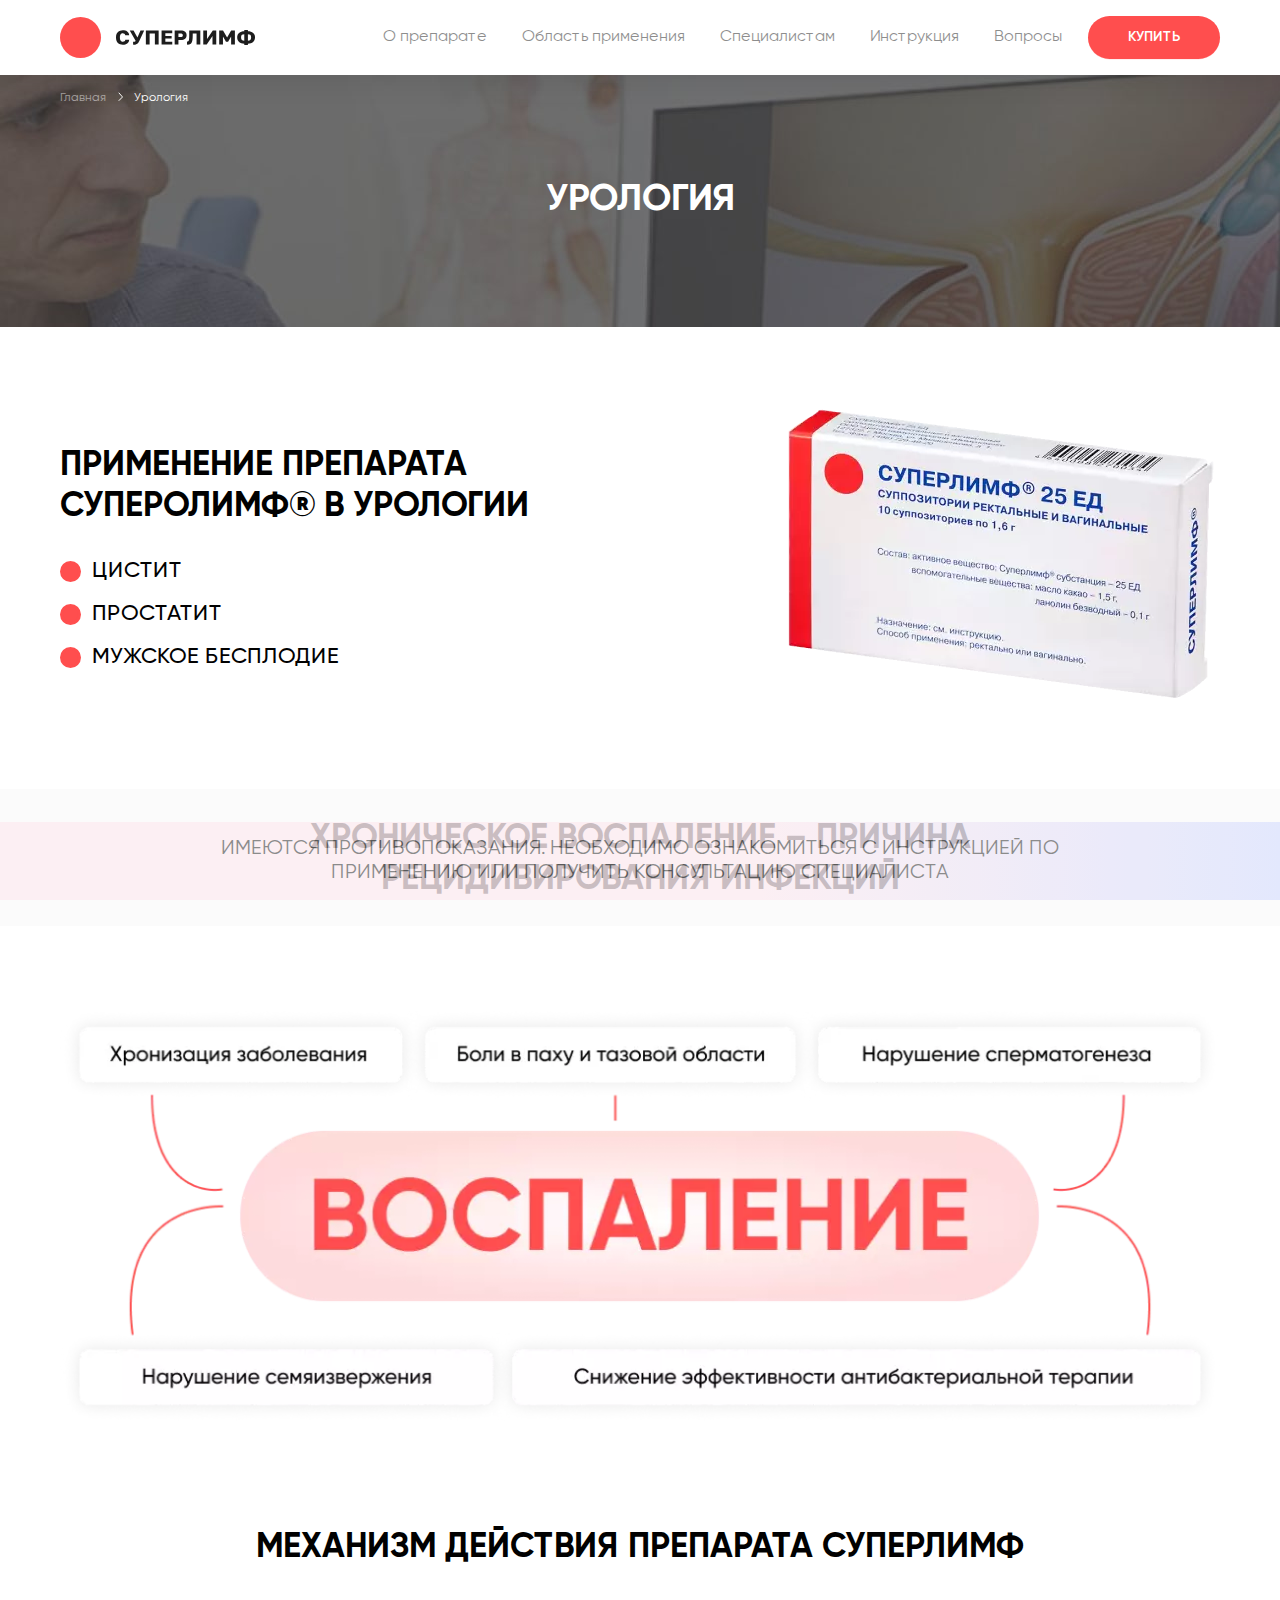
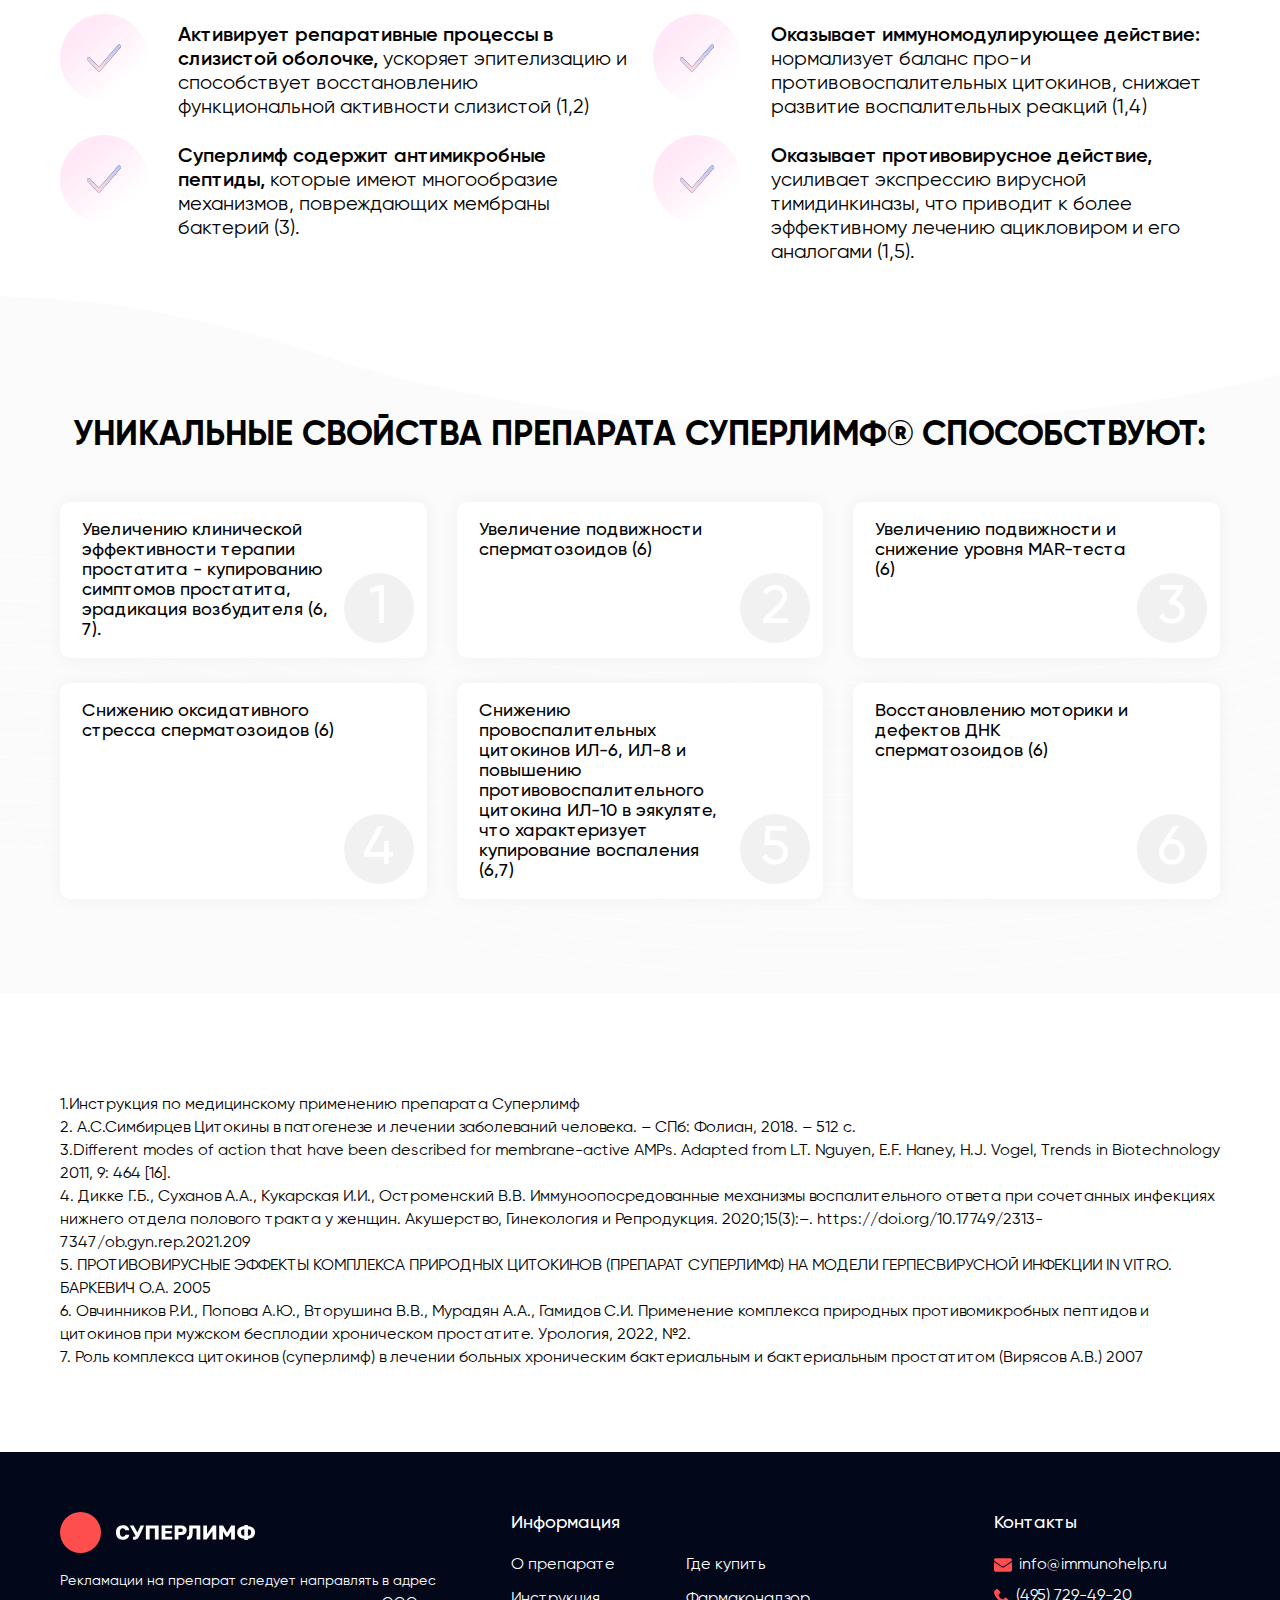
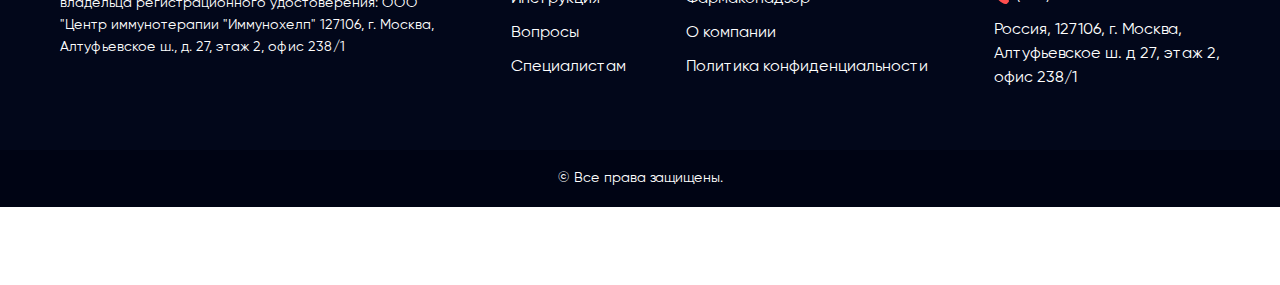
<file: application.html>
<!DOCTYPE html>
<html lang="en">
  <head>
    <meta http-equiv="Content-Type" content="text/html; charset=utf-8" />
    <meta name="viewport" content="width=device-width" />
    <meta name="format-detection" content="telephone=no" />
    <title>Home</title>

    <link rel="stylesheet" href="./libs/slick/slick.css" />
    <link rel="stylesheet" href="./libs/fancybox/jquery.fancybox.min.css" />
    <link rel="stylesheet" href="css/style.css" />
  </head>

  <body>
    <div class="wrapper">
      <header class="header">
        <div class="container">
          <div class="header__items">
            <a href="index.html" class="header__logo"><img src="images/logo.svg" alt="" /></a>
            <div class="header__item">
              <ul class="header__nav">
                <li><a href="product.html">О препарате</a></li>
                <li><a href="app.zip">Область применения</a></li>
                <li><a href="#modal-special" data-fancybox="">Специалистам</a></li>
                <li><a href="instruction.html">Инструкция</a></li>
                <li><a href="questions.html">Вопросы</a></li>
              </ul>
              <a href="#" class="header__btn"><span>Купить</span></a>
            </div>
            <div class="header__burger">
              <div href="#"><span></span></div>
            </div>
          </div>
        </div>
      </header>

      <section class="showcase-page" style="background-image: url(./images/showcase-page.jpg);">
        <div class="container">
          <div class="showcase-page__bread">
            <a href="#">Главная</a>
            <span class="showcase-page__bread-line"><img src="images/bread-arrow.svg" alt="" /></span>
            <span>Урология</span>
          </div>
          <h2 class="showcase-page__title">Урология</h2>
        </div>
      </section>

      <section class="urologia">
        <div class="container">
          <div class="urologia__items">
            <div class="urologia__item">
              <div class="urologia__title">Применение препарата СУПЕРОЛИМФ® в урологии</div>
              <ul class="urologia__list">
                <li><a href="product.html">Цистит</a></li>
                <li><a href="#">Простатит</a></li>
                <li><a href="#">Мужское бесплодие</a></li>
              </ul>
            </div>
            <div class="urologia__image">
              <picture>
                <source srcset="images/application-1.webp" type="image/webp" />
                <source srcset="images/application-1.jpg" type="image/jpg" />
                <img src="images/application-1.jpg" alt="" />
              </picture>
            </div>
          </div>
        </div>
      </section>

      <section class="banner-light">
        <div class="container">
          <p>Хроническое воспаление – причина рецидивирования инфекций</p>
        </div>
      </section>

      <section class="banner-img">
        <div class="container">
          <div class="banner-img__image">
            <picture>
              <source srcset="images/application-2.webp" type="image/webp" />
              <source srcset="images/application-2.jpg" type="image/jpg" />
              <img src="images/application-2.jpg" alt="" />
            </picture>
          </div>
        </div>
      </section>

      <section class="mehanizm-super">
        <div class="container">
          <div class="mehanizm-super__title general-title">Механизм действия препарата СУПЕрлимф</div>
          <div class="mehanizm-super__items">
            <div class="mehanizm-super__item">
              <div class="mehanizm-super__image">
                <img src="images/application-ok-min.svg" alt="" />
              </div>
              <div class="mehanizm-super__text">
                <span>Активирует репаративные процессы в слизистой оболочке,</span> ускоряет эпителизацию и способствует
                восстановлению функциональной активности слизистой (1,2)
              </div>
            </div>
            <div class="mehanizm-super__item">
              <div class="mehanizm-super__image">
                <img src="images/application-ok-min.svg" alt="" />
              </div>
              <div class="mehanizm-super__text">
                <span>Оказывает иммуномодулирующее действие:</span> нормализует баланс про-и противовоспалительных
                цитокинов, снижает развитие воспалительных реакций (1,4)
              </div>
            </div>
            <div class="mehanizm-super__item">
              <div class="mehanizm-super__image">
                <img src="images/application-ok-min.svg" alt="" />
              </div>
              <div class="mehanizm-super__text">
                <span>Суперлимф содержит антимикробные пептиды,</span> которые имеют многообразие механизмов,
                повреждающих мембраны бактерий (3).
              </div>
            </div>
            <div class="mehanizm-super__item">
              <div class="mehanizm-super__image">
                <img src="images/application-ok-min.svg" alt="" />
              </div>
              <div class="mehanizm-super__text">
                <span> Оказывает противовирусное действие,</span> усиливает экспрессию вирусной тимидинкиназы, что
                приводит к более эффективному лечению ацикловиром и его аналогами (1,5).
              </div>
            </div>
          </div>
        </div>
      </section>

      <section class="unikal">
        <div class="container">
          <div class="unikal__title general-title">Уникальные свойства препарата Суперлимф® способствуют:</div>
          <div class="unikal__items">
            <div class="unikal__item">
              <div class="unikal__text">
                Увеличению клинической эффективности терапии простатита - купированию симптомов простатита, эрадикация
                возбудителя (6, 7).
              </div>
              <div class="unikal__number">1</div>
            </div>
            <div class="unikal__item">
              <div class="unikal__text">Увеличение подвижности сперматозоидов (6)</div>
              <div class="unikal__number">2</div>
            </div>
            <div class="unikal__item">
              <div class="unikal__text">Увеличению подвижности и снижение уровня MAR-теста (6)</div>
              <div class="unikal__number">3</div>
            </div>
            <div class="unikal__item">
              <div class="unikal__text">Снижению оксидативного стресса сперматозоидов (6)</div>
              <div class="unikal__number">4</div>
            </div>
            <div class="unikal__item">
              <div class="unikal__text">
                Снижению провоспалительных цитокинов ИЛ-6, ИЛ-8 и повышению противовоспалительного цитокина ИЛ-10 в
                эякуляте, что характеризует купирование воспаления (6,7)
              </div>
              <div class="unikal__number">5</div>
            </div>
            <div class="unikal__item">
              <div class="unikal__text">Восстановлению моторики и дефектов ДНК сперматозоидов (6)</div>
              <div class="unikal__number">6</div>
            </div>
          </div>
        </div>
      </section>

      <section class="info-block">
        <div class="container">
          <p>1.Инструкция по медицинскому применению препарата Суперлимф</p>
          <p>2. А.С.Симбирцев Цитокины в патогенезе и лечении заболеваний человека. – СПб: Фолиан, 2018. – 512 с.</p>
          <p>
            3.Different modes of action that have been described for membrane-active AMPs. Adapted from L.T. Nguyen,
            E.F. Haney, H.J. Vogel, Trends in Biotechnology 2011, 9: 464 [16].
          </p>
          <p>
            4. Дикке Г.Б., Суханов А.А., Кукарская И.И., Остроменский В.В. Иммуноопосредованные механизмы
            воспалительного ответа при сочетанных инфекциях нижнего отдела полового тракта у женщин. Акушерство,
            Гинекология и Репродукция. 2020;15(3):–. https://doi.org/10.17749/2313-7347/ob.gyn.rep.2021.209
          </p>
          <p>
            5. ПРОТИВОВИРУСНЫЕ ЭФФЕКТЫ КОМПЛЕКСА ПРИРОДНЫХ ЦИТОКИНОВ (ПРЕПАРАТ СУПЕРЛИМФ) НА МОДЕЛИ ГЕРПЕСВИРУСНОЙ
            ИНФЕКЦИИ IN VITRO. БАРКЕВИЧ О.А. 2005
          </p>
          <p>
            6. Овчинников Р.И., Попова А.Ю., Вторушина В.В., Мурадян А.А., Гамидов С.И. Применение комплекса природных
            противомикробных пептидов и цитокинов при мужском бесплодии хроническом простатите. Урология, 2022, №2.
          </p>
          <p>
            7. Роль комплекса цитокинов (суперлимф) в лечении больных хроническим бактериальным и бактериальным
            простатитом (Вирясов А.В.) 2007
          </p>
        </div>
      </section>

      <footer class="footer">
        <div class="container">
          <div class="footer__items">
            <div class="footer__start">
              <a href="index.html" class="footer__logo">
                <img src="images/logo-footer.svg" alt="" />
              </a>
              <div class="footer__info">
                Рекламации на препарат следует направлять в адрес владельца регистрационного удостоверения: ООО "Центр
                иммунотерапии "Иммунохелп" 127106, г. Москва, Алтуфьевское ш., д. 27, этаж 2, офис 238/1
              </div>
            </div>
            <div class="footer__item">
              <div class="footer__head">Информация</div>
              <div class="footer__lists">
                <ul class="footer__list">
                  <li><a href="product.html">О препарате</a></li>
                  <li><a href="instruction.html">Инструкция</a></li>
                  <li><a href="questions.html">Вопросы</a></li>
                  <li><a href="#modal-special" data-fancybox="">Специалистам</a></li>
                </ul>
                <ul class="footer__list">
                  <li><a href="buy.html">Где купить</a></li>
                  <li><a href="#">Фармаконадзор</a></li>
                  <li><a href="product.html">О компании</a></li>
                  <li><a href="#">Политика конфиденциальности</a></li>
                </ul>
              </div>
            </div>
            <div class="footer__end">
              <div class="footer__head">Контакты</div>
              <div class="footer__contacts">
                <a href="mailto:info@immunohelp.ru"><img src="images/footer-1.svg" alt="" />info@immunohelp.ru</a>
                <a href="tel:(495) 729-49-20"><img src="images/footer-2.svg" alt="" />(495) 729-49-20</a>
              </div>
              <div class="footer__adres">Россия, 127106, г. Москва, Алтуфьевское ш. д 27, этаж 2, офис 238/1</div>
            </div>
          </div>
        </div>
      </footer>
      <div class="footer-end">© Все права защищены.</div>

      <div class="fixed">
        <p>
          Имеются противопоказания. Необходимо ознакомиться с инструкцией по применению или получить консультацию
          специалиста
        </p>
      </div>

      <a class="top_button" href="#" style="display: none;"><span><img src="images/arrow-up-solid-min.svg" alt=""></span></a>
    </div>

    <div class="modal-special" id="modal-special" style="display: none;">
      <div class="modal-special__inner">
      <div class="modal-special__strong" data-fancybox-close="">
          <img src="images/modal_strong.svg" alt="" />
        </div>
        <div class="modal-special__title">Специалистам</div>
        <div class="modal-special__text">
          Раздел содержит информацию, предназначенную для специалистов в области медицины и фармации. Просим
          подтвердить, что Вы обладаете соответствующей квалификацией.
        </div>
<a href="specialist.html" class="modal-special__btn"><span>Да я сПециалист</span></a>
      </div>
    </div>


    <script src="./libs/jquery/jquery-3.6.0.min.js"></script>
    <script src="./libs/slick/slick.min.js"></script>
    <script src="./libs/fancybox/jquery.fancybox.min.js"></script>
    <script>
      ;(function () {
        var supportsPassive = eventListenerOptionsSupported()

        if (supportsPassive) {
          var addEvent = EventTarget.prototype.addEventListener
          overwriteAddEvent(addEvent)
        }

        function overwriteAddEvent(superMethod) {
          var defaultOptions = {
            passive: true,
            capture: false,
          }

          EventTarget.prototype.addEventListener = function (type, listener, options) {
            var usesListenerOptions = typeof options === 'object'
            var useCapture = usesListenerOptions ? options.capture : options

            options = usesListenerOptions ? options : {}
            options.passive = options.passive !== undefined ? options.passive : defaultOptions.passive
            options.capture = useCapture !== undefined ? useCapture : defaultOptions.capture

            superMethod.call(this, type, listener, options)
          }
        }

        function eventListenerOptionsSupported() {
          var supported = false
          try {
            var opts = Object.defineProperty({}, 'passive', {
              get: function () {
                supported = true
              },
            })
            window.addEventListener('test', null, opts)
          } catch (e) {}

          return supported
        }
      })()
    </script>
    <script src="js/main.js"></script>
  </body>
</html>
</file>
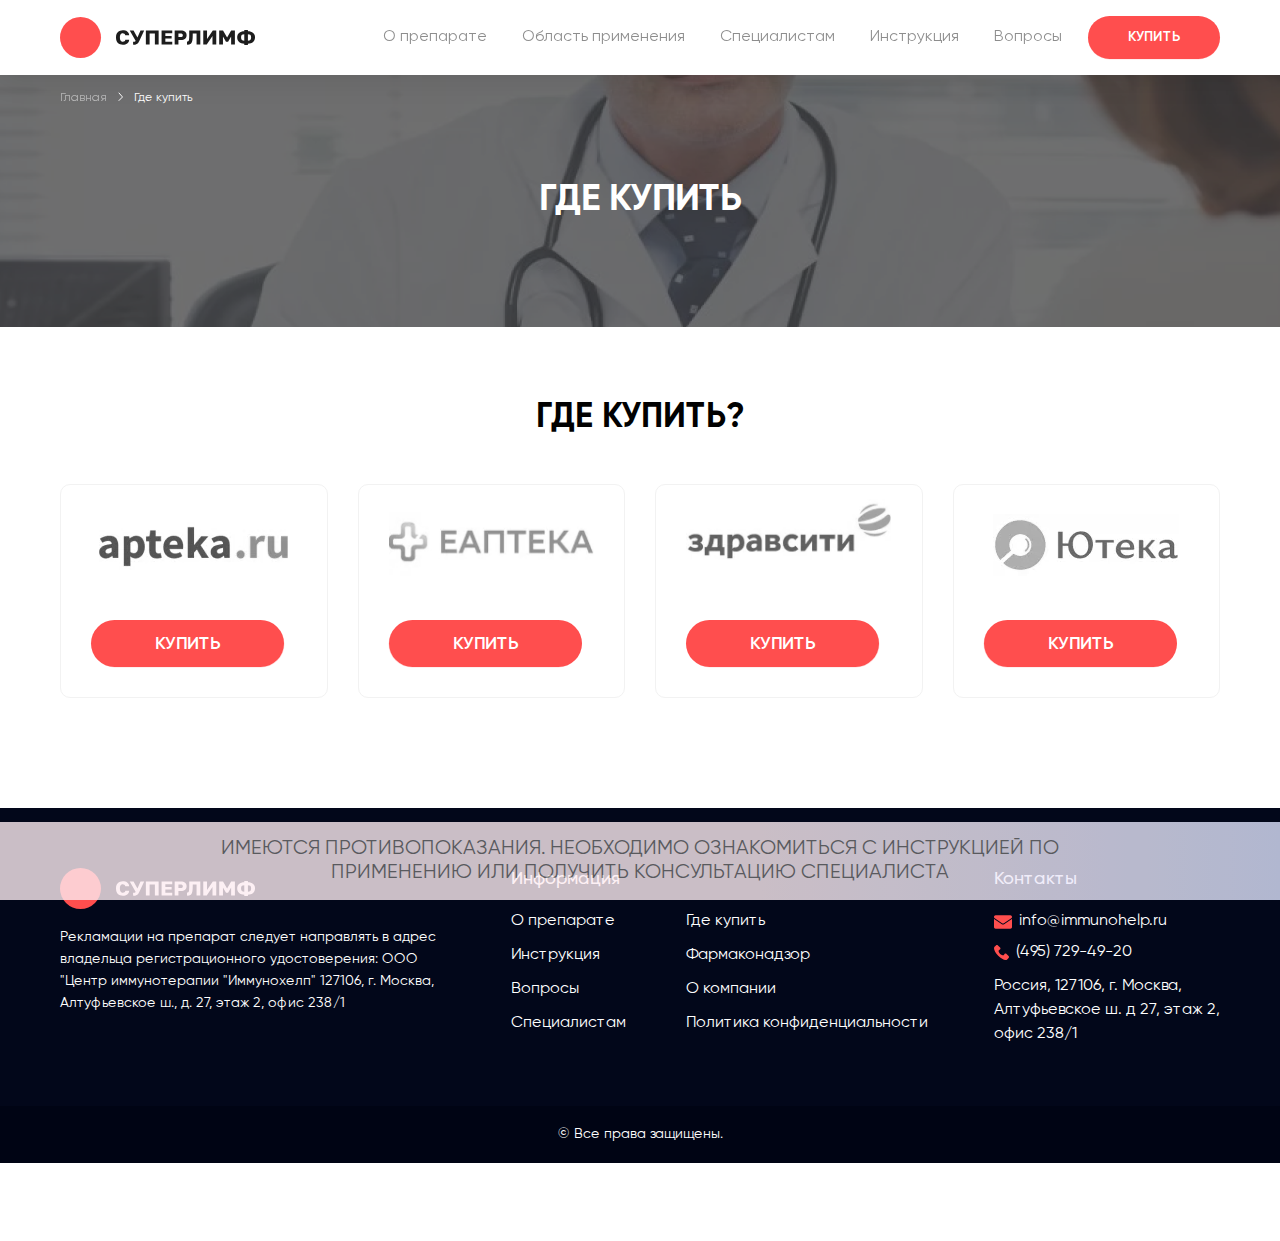
<file: buy.html>
<!DOCTYPE html>
<html lang="en">
  <head>
    <meta http-equiv="Content-Type" content="text/html; charset=utf-8" />
    <meta name="viewport" content="width=device-width" />
    <meta name="format-detection" content="telephone=no" />
    <title>Home</title>

    <link rel="stylesheet" href="./libs/slick/slick.css" />
    <link rel="stylesheet" href="./libs/fancybox/jquery.fancybox.min.css" />
    <link rel="stylesheet" href="css/style.css" />
  </head>

  <body>
    <div class="wrapper">
      <header class="header">
        <div class="container">
          <div class="header__items">
            <a href="index.html" class="header__logo"><img src="images/logo.svg" alt="" /></a>
            <div class="header__item">
              <ul class="header__nav">
                <li><a href="product.html">О препарате</a></li>
                <li><a href="app.zip">Область применения</a></li>
                <li><a href="#modal-special" data-fancybox="">Специалистам</a></li>
                <li><a href="instruction.html">Инструкция</a></li>
                <li><a href="questions.html">Вопросы</a></li>
              </ul>
              <a href="#" class="header__btn"><span>Купить</span></a>
            </div>
            <div class="header__burger">
              <div href="#"><span></span></div>
            </div>
          </div>
        </div>
      </header>

      <section class="showcase-page" style="background-image: url(./images/quest-bg.png)">
        <div class="container">
          <div class="showcase-page__bread">
            <a href="#">Главная</a>
            <span class="showcase-page__bread-line"><img src="images/bread-arrow.svg" alt="" /></span>
            <span>Где купить</span>
          </div>
          <h2 class="showcase-page__title">Где купить</h2>
        </div>
      </section>


      <section class="buy-page">
        <div class="container">
            <div class="buy__title general-title">Где купить?</div>
            <div class="buy__items">
              <div class="buy__item element-animation">
                <div class="buy__image">
                  <picture>
                    <source srcset="images/buy-1.webp" type="image/webp" />
                    <source srcset="images/buy-1.jpg" type="image/jpg" />
                    <img src="images/buy-1.jpg" alt="" />
                  </picture>
                </div>
                <a href="#" class="buy__btn"> <span>КУПИТЬ</span> </a>
              </div>
              <div class="buy__item element-animation">
                <div class="buy__image">
                  <picture>
                    <source srcset="images/buy-2.webp" type="image/webp" />
                    <source srcset="images/buy-2.jpg" type="image/jpg" />
                    <img src="images/buy-2.jpg" alt="" />
                  </picture>
                </div>
                <a href="#" class="buy__btn"> <span>КУПИТЬ</span> </a>
              </div>
              <div class="buy__item element-animation">
                <div class="buy__image">
                  <picture>
                    <source srcset="images/buy-3.webp" type="image/webp" />
                    <source srcset="images/buy-3.jpg" type="image/jpg" />
                    <img src="images/buy-3.jpg" alt="" />
                  </picture>
                </div>
                <a href="#" class="buy__btn"> <span>КУПИТЬ</span> </a>
              </div>
              <div class="buy__item element-animation">
                <div class="buy__image">
                  <picture>
                    <source srcset="images/buy-4.webp" type="image/webp" />
                    <source srcset="images/buy-4.jpg" type="image/jpg" />
                    <img src="images/buy-4.jpg" alt="" />
                  </picture>
                </div>
                <a href="#" class="buy__btn"> <span>КУПИТЬ</span> </a>
              </div>
            </div>

        </div>
      </section>


      <footer class="footer">
        <div class="container">
          <div class="footer__items">
            <div class="footer__start">
              <a href="index.html" class="footer__logo">
                <img src="images/logo-footer.svg" alt="" />
              </a>
              <div class="footer__info">
                Рекламации на препарат следует направлять в адрес владельца регистрационного удостоверения: ООО "Центр
                иммунотерапии "Иммунохелп" 127106, г. Москва, Алтуфьевское ш., д. 27, этаж 2, офис 238/1
              </div>
            </div>
            <div class="footer__item">
              <div class="footer__head">Информация</div>
              <div class="footer__lists">
                <ul class="footer__list">
                  <li><a href="product.html">О препарате</a></li>
                  <li><a href="instruction.html">Инструкция</a></li>
                  <li><a href="questions.html">Вопросы</a></li>
                  <li><a href="#modal-special" data-fancybox="">Специалистам</a></li>
                </ul>
                <ul class="footer__list">
                  <li><a href="buy.html">Где купить</a></li>
                  <li><a href="#">Фармаконадзор</a></li>
                  <li><a href="product.html">О компании</a></li>
                  <li><a href="#">Политика конфиденциальности</a></li>
                </ul>
              </div>
            </div>
            <div class="footer__end">
              <div class="footer__head">Контакты</div>
              <div class="footer__contacts">
                <a href="mailto:info@immunohelp.ru"><img src="images/footer-1.svg" alt="" />info@immunohelp.ru</a>
                <a href="tel:(495) 729-49-20"><img src="images/footer-2.svg" alt="" />(495) 729-49-20</a>
              </div>
              <div class="footer__adres">Россия, 127106, г. Москва, Алтуфьевское ш. д 27, этаж 2, офис 238/1</div>
            </div>
          </div>
        </div>
      </footer>
      <div class="footer-end">© Все права защищены.</div>

      <div class="fixed">
        <p>
          Имеются противопоказания. Необходимо ознакомиться с инструкцией по применению или получить консультацию
          специалиста
        </p>
      </div>

      <a class="top_button" href="#" style="display: none"
        ><span><img src="images/arrow-up-solid-min.svg" alt="" /></span
      ></a>
    </div>


    <div class="modal-special" id="modal-special" style="display: none;">
      <div class="modal-special__inner">
      <div class="modal-special__strong" data-fancybox-close="">
          <img src="images/modal_strong.svg" alt="" />
        </div>
        <div class="modal-special__title">Специалистам</div>
        <div class="modal-special__text">
          Раздел содержит информацию, предназначенную для специалистов в области медицины и фармации. Просим
          подтвердить, что Вы обладаете соответствующей квалификацией.
        </div>
<a href="specialist.html" class="modal-special__btn"><span>Да я сПециалист</span></a>
      </div>
    </div>

    <script src="./libs/jquery/jquery-3.6.0.min.js"></script>
    <script src="./libs/slick/slick.min.js"></script>
    <script src="./libs/fancybox/jquery.fancybox.min.js"></script>
    <script>
      ;(function () {
        var supportsPassive = eventListenerOptionsSupported()

        if (supportsPassive) {
          var addEvent = EventTarget.prototype.addEventListener
          overwriteAddEvent(addEvent)
        }

        function overwriteAddEvent(superMethod) {
          var defaultOptions = {
            passive: true,
            capture: false,
          }

          EventTarget.prototype.addEventListener = function (type, listener, options) {
            var usesListenerOptions = typeof options === 'object'
            var useCapture = usesListenerOptions ? options.capture : options

            options = usesListenerOptions ? options : {}
            options.passive = options.passive !== undefined ? options.passive : defaultOptions.passive
            options.capture = useCapture !== undefined ? useCapture : defaultOptions.capture

            superMethod.call(this, type, listener, options)
          }
        }

        function eventListenerOptionsSupported() {
          var supported = false
          try {
            var opts = Object.defineProperty({}, 'passive', {
              get: function () {
                supported = true
              },
            })
            window.addEventListener('test', null, opts)
          } catch (e) {}

          return supported
        }
      })()
    </script>
    <script src="js/main.js"></script>
  </body>
</html>
</file>
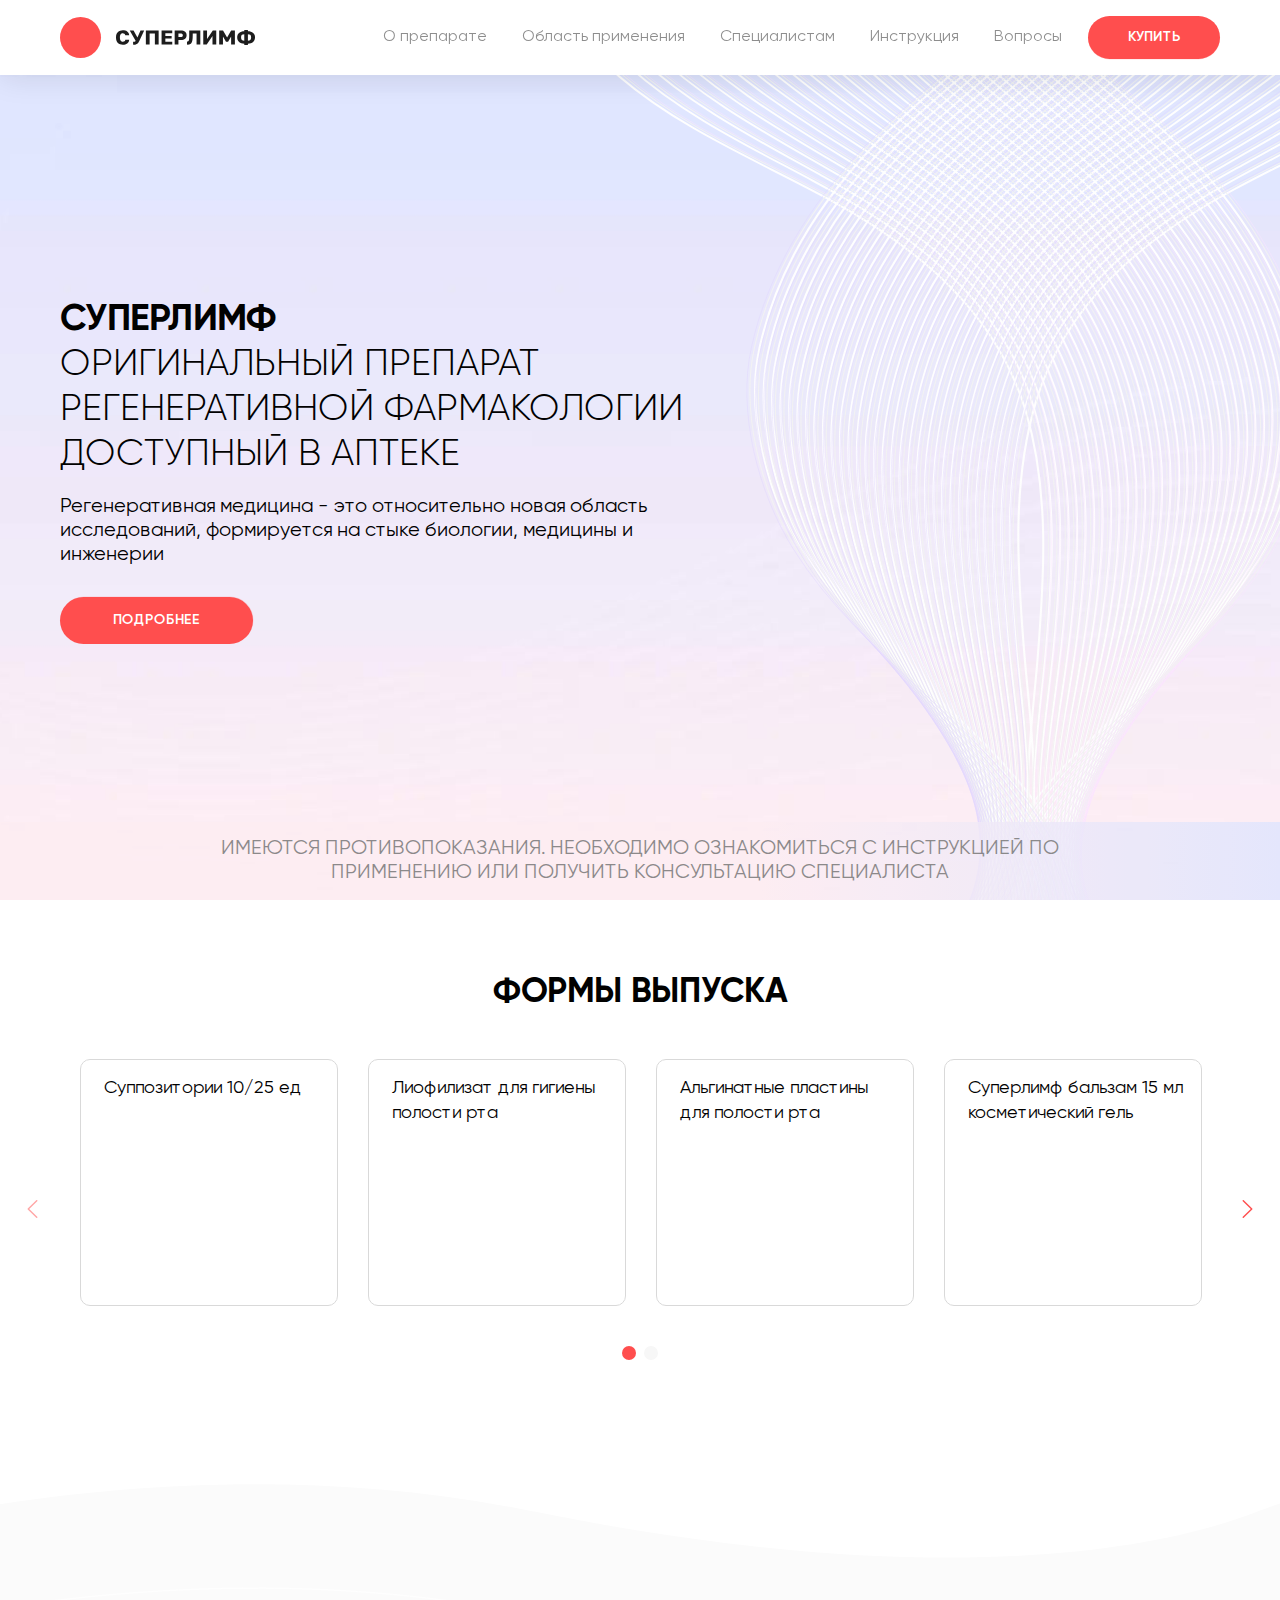
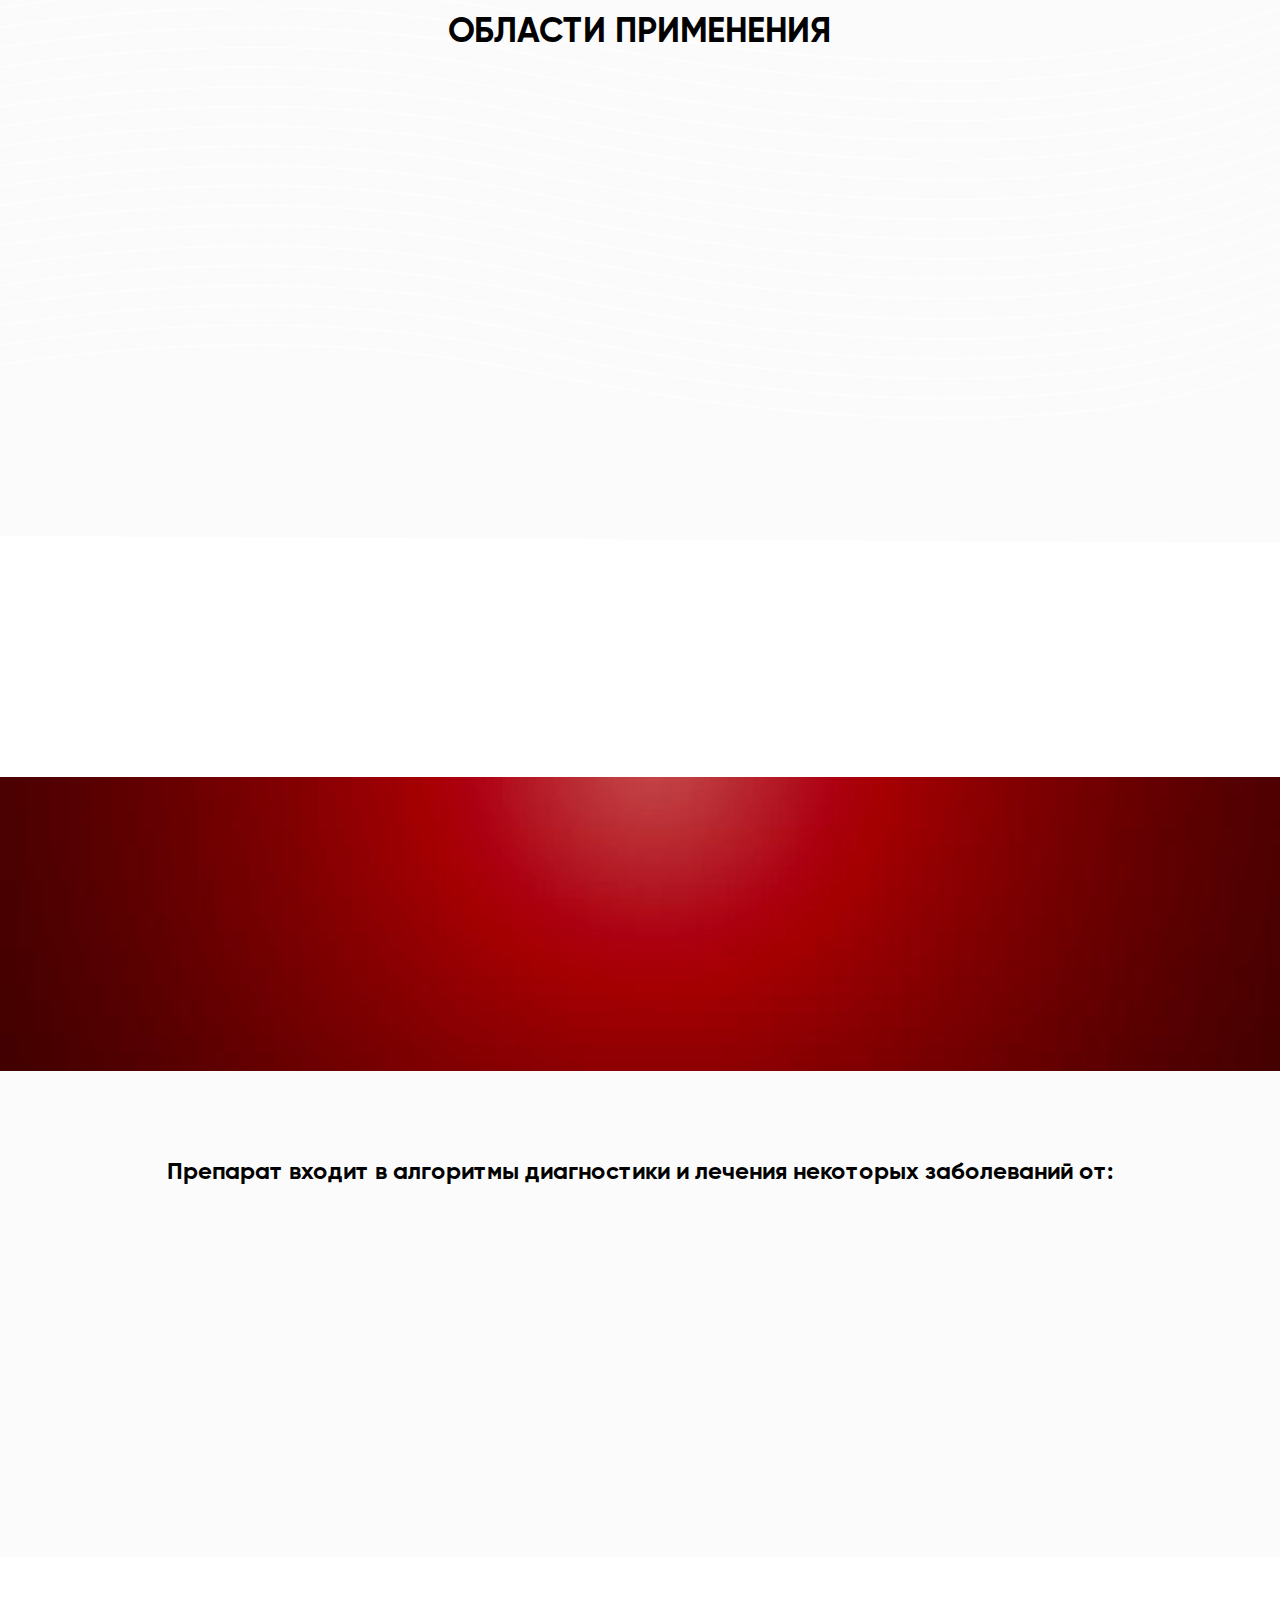
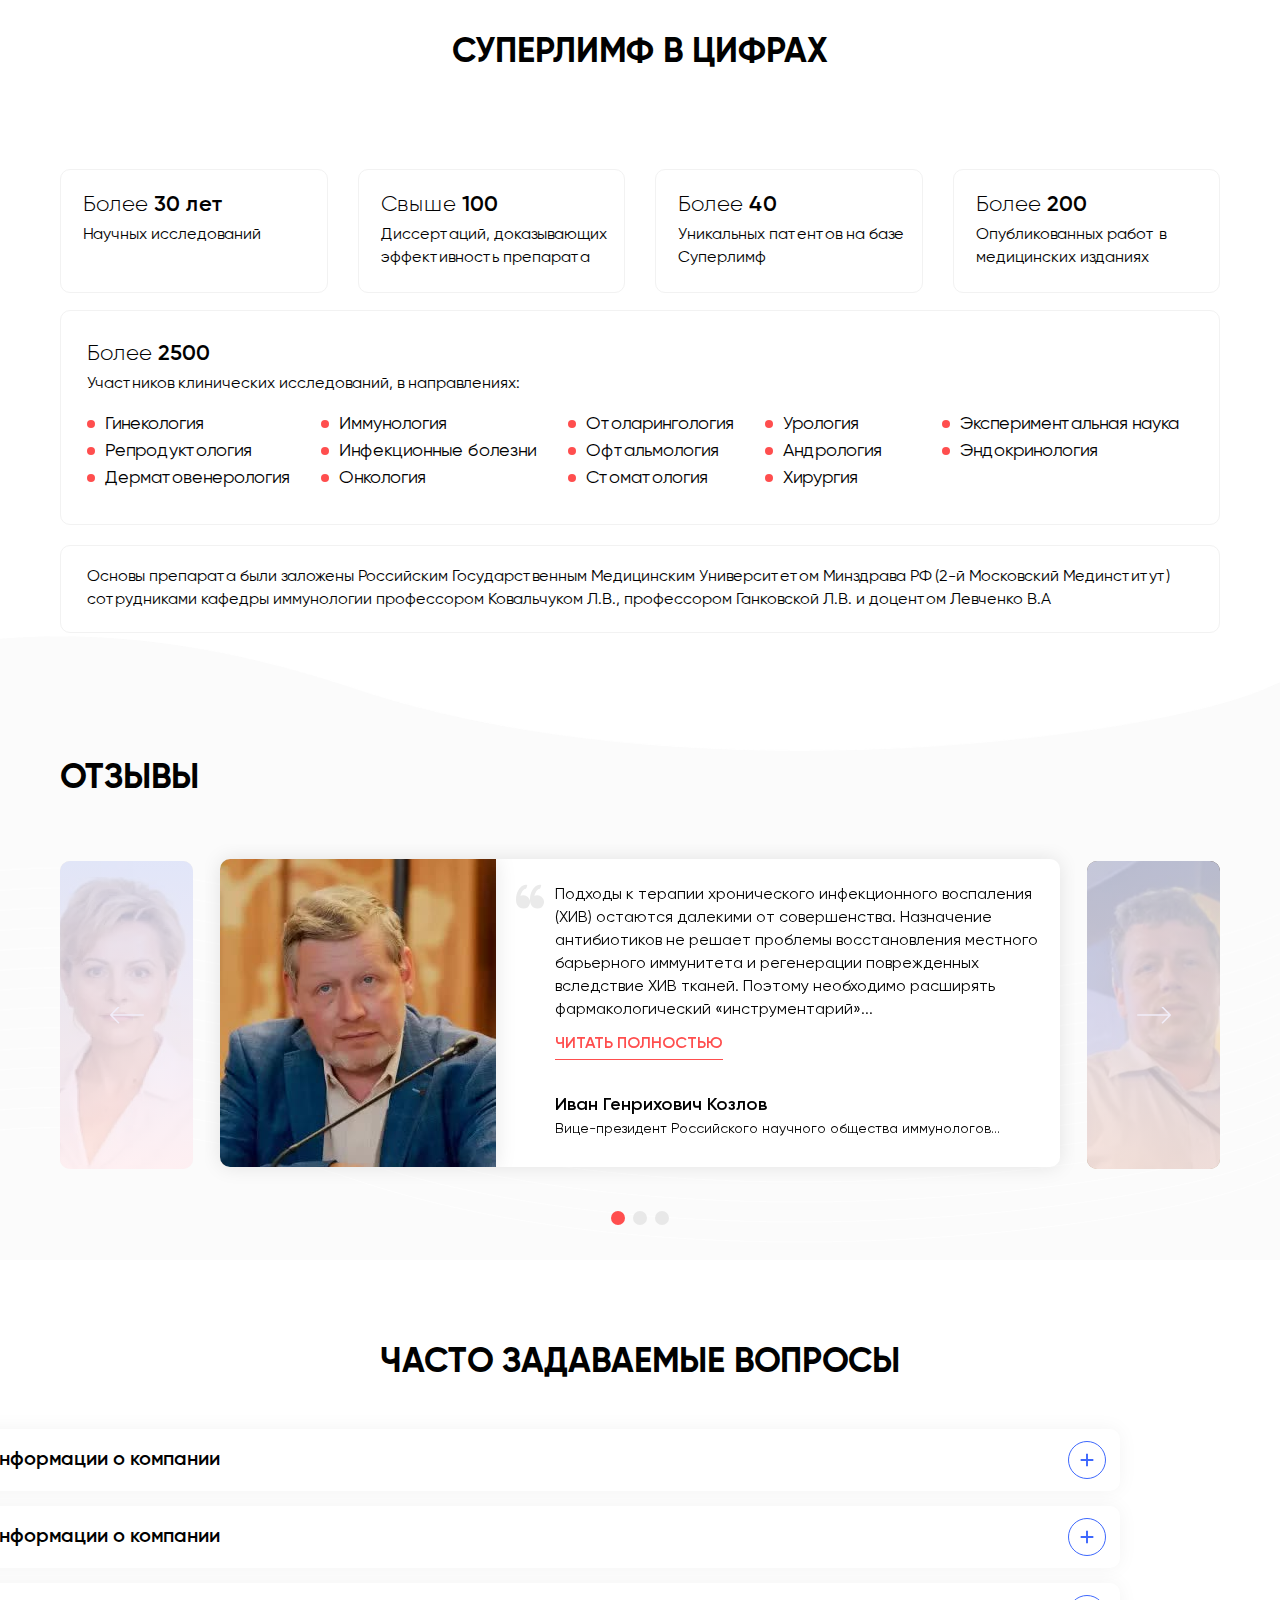
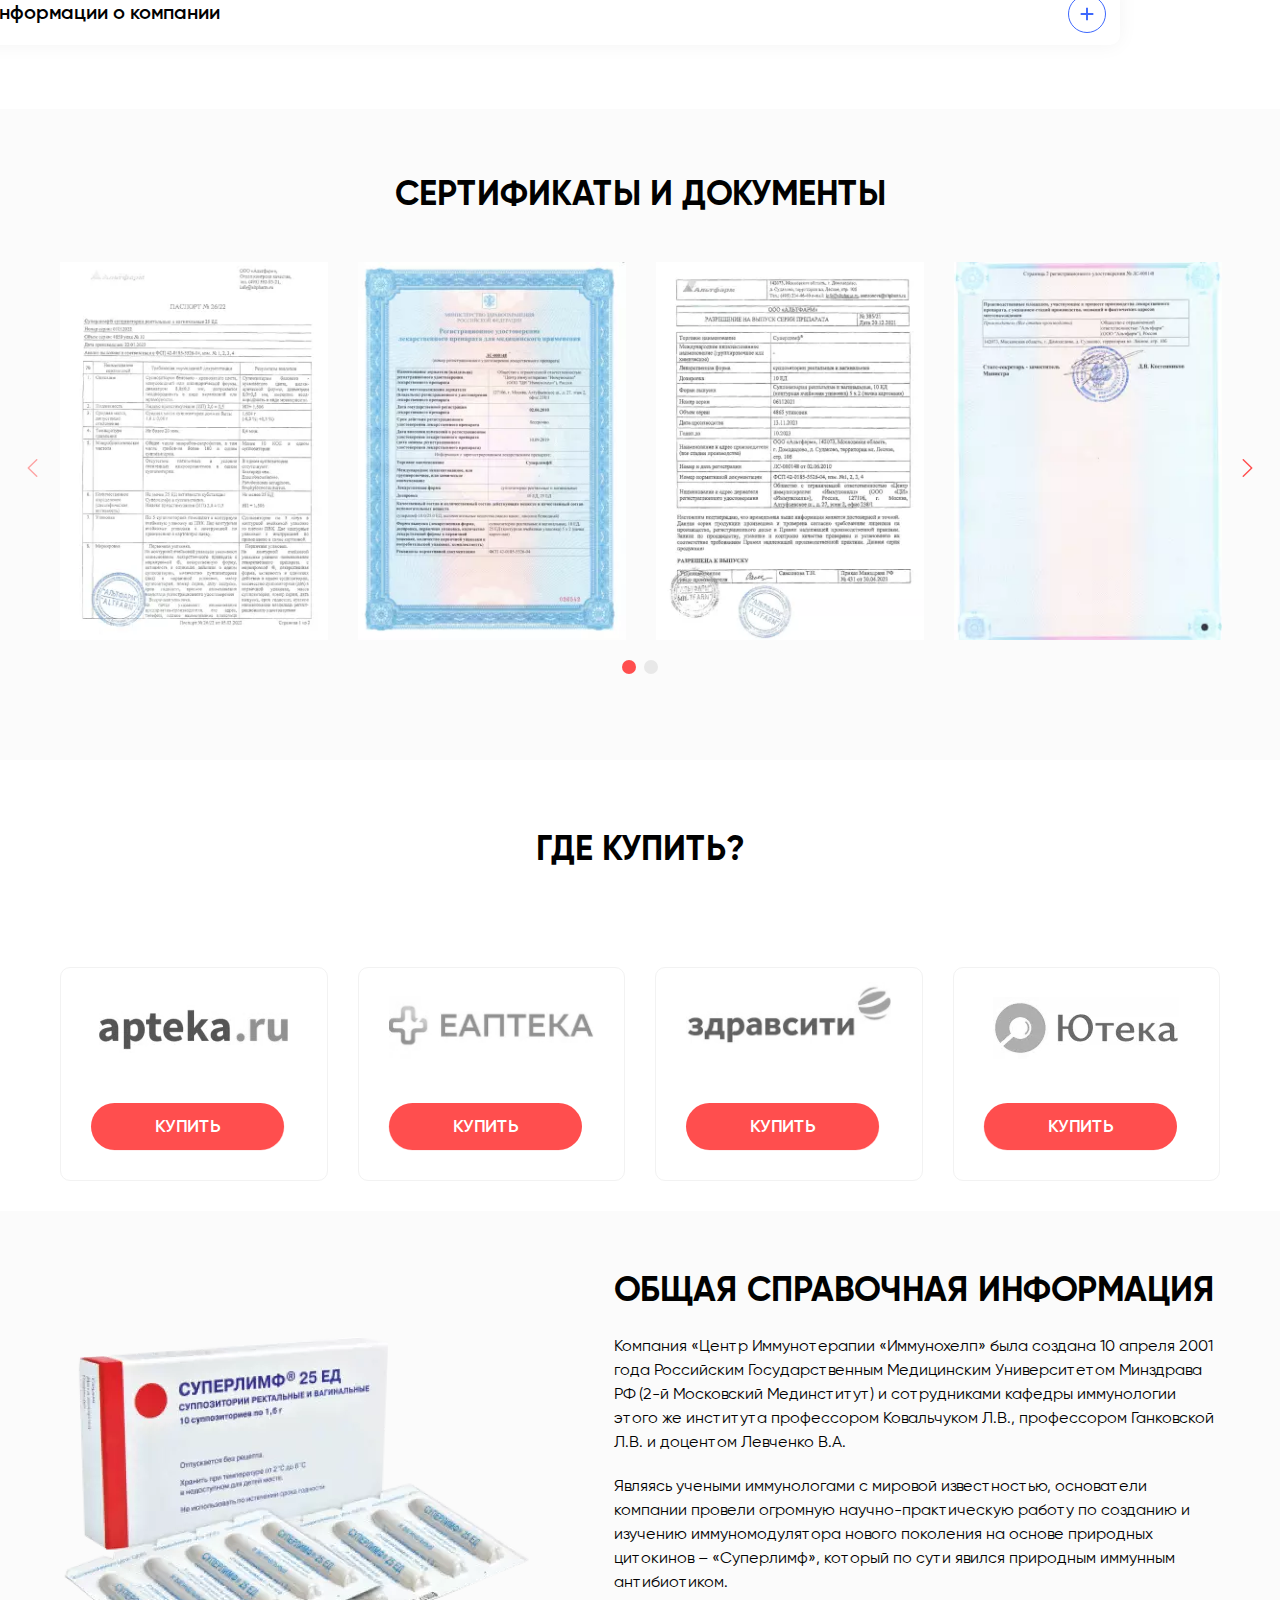
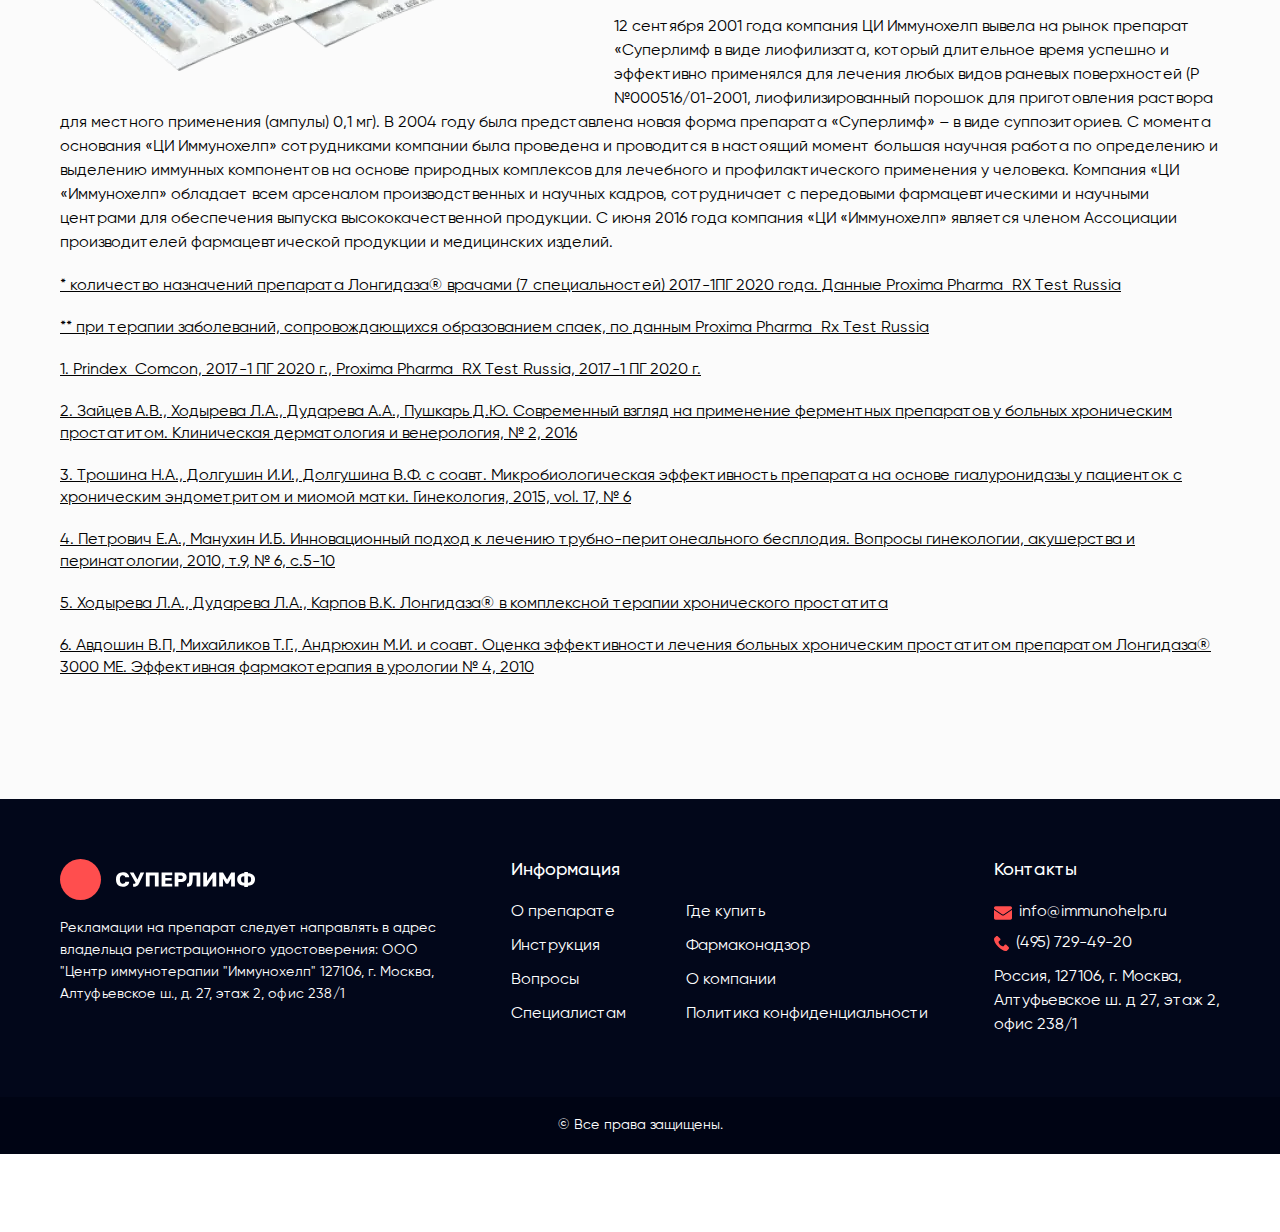
<file: home.html>
<!DOCTYPE html>
<html lang="en">
  <head>
    <meta http-equiv="Content-Type" content="text/html; charset=utf-8" />
    <meta name="viewport" content="width=device-width" />
    <meta name="format-detection" content="telephone=no" />
    <title>Home</title>
    <link rel="shortcut icon" href="images/favicon.svg" type="image/x-icon" />
    <link rel="stylesheet" href="./libs/slick/slick.css" />
    <link rel="stylesheet" href="./libs/fancybox/jquery.fancybox.min.css" />
    <link rel="stylesheet" href="css/style.css" />
  </head>

  <body>
    <div class="wrapper">
      <header class="header">
        <div class="container">
          <div class="header__items">
            <a href="index.html" class="header__logo"><img src="images/logo.svg" alt="" /></a>
            <div class="header__item">
              <ul class="header__nav">
                <li><a href="product.html">О препарате</a></li>
                <li><a href="app.zip">Область применения</a></li>
                <li><a href="#modal-special" data-fancybox="">Специалистам</a></li>
                <li><a href="instruction.html">Инструкция</a></li>
                <li><a href="questions.html">Вопросы</a></li>
              </ul>
              <a href="#" class="header__btn"><span>Купить</span></a>
            </div>
            <div class="header__burger">
              <div href="#"><span></span></div>
            </div>
          </div>
        </div>
      </header>
      <section class="showcase">
        <div class="container">
          <div class="showcase__inner">
            <div class="showcase__image">
              <img src="images/showcase-svg.svg" alt="" />
            </div>
            <div class="showcase__content">
              <h1 class="showcase__title">Суперлимф</h1>
              <h2 class="showcase__subtitle">Оригинальный препарат регенеративной фармакологии доступный в аптеке</h2>
              <p class="showcase__info">
                Регенеративная медицина - это относительно новая область исследований, формируется на стыке биологии,
                медицины и инженерии
              </p>
              <a href="#" class="showcase__btn"> <span>подробнее</span> </a>
            </div>
          </div>
        </div>
      </section>

      <section class="form">
        <div class="container">
          <div class="form__title general-title">Формы выпуска</div>
          <div class="form__items">
            <div class="form__item">
              <div class="form__head">Суппозитории 10/25 ед</div>
              <div class="form__image element-animation">
                <picture>
                  <source srcset="images/form-1.webp" type="image/webp" />
                  <source srcset="images/form-1.png" type="image/png" />
                  <img src="images/form-1.png" alt="" />
                </picture>
              </div>
            </div>
            <div class="form__item">
              <div class="form__head">Лиофилизат для гигиены полости рта</div>
              <div class="form__image element-animation">
                <picture>
                  <source srcset="images/form-2.webp" type="image/webp" />
                  <source srcset="images/form-2.png" type="image/png" />
                  <img src="images/form-2.png" alt="" />
                </picture>
              </div>
            </div>
            <div class="form__item">
              <div class="form__head">Альгинатные пластины для полости рта</div>
              <div class="form__image element-animation">
                <picture>
                  <source srcset="images/form-3.webp" type="image/webp" />
                  <source srcset="images/form-3.png" type="image/png" />
                  <img src="images/form-3.png" alt="" />
                </picture>
              </div>
            </div>
            <div class="form__item">
              <div class="form__head">Суперлимф бальзам 15 мл косметический гель</div>
              <div class="form__image element-animation">
                <picture>
                  <source srcset="images/form-4.webp" type="image/webp" />
                  <source srcset="images/form-4.png" type="image/png" />
                  <img src="images/form-4.png" alt="" />
                </picture>
              </div>
            </div>
            <div class="form__item">
              <div class="form__head">Суппозитории 10/25 ед</div>
              <div class="form__image element-animation">
                <picture>
                  <source srcset="images/form-2.webp" type="image/webp" />
                  <source srcset="images/form-2.png" type="image/png" />
                  <img src="images/form-2.png" alt="" />
                </picture>
              </div>
            </div>
          </div>
        </div>
      </section>

      <section class="apply">
        <div class="container">
          <div class="apply__title general-title">Области применения</div>
          <div class="apply__items">
            <a href="application.html" class="apply__item element-animation">
              <div class="apply__block">
                <div class="apply__head">Урология</div>
                <ul class="apply__list">
                  <li><span>•</span> Цистит</li>
                  <li><span>•</span> Простатит</li>
                  <li><span>•</span> Мужское бесплодие</li>
                </ul>
              </div>
              <div class="apply__image">
                <img src="images/apply-3.svg" alt="" />
              </div>
            </a>
            <a href="product.html" class="apply__item element-animation">
              <div class="apply__block">
                <div class="apply__head">Гинекология</div>
                <ul class="apply__list">
                  <li><span>•</span> Дисплазия</li>
                  <li><span>•</span> Эндометрит</li>
                  <li><span>•</span> Цевицит</li>
                  <li><span>•</span> Сальпингоофорит</li>
                  <li><span>•</span> Вагинит</li>
                  <li><span>•</span> Кандидоз</li>
                  <li><span>•</span> Бактериальный вагиноз</li>
                </ul>
              </div>
              <div class="apply__image">
                <img src="images/apply-1.svg" alt="" />
              </div>
            </a>
            <a href="#" class="apply__item element-animation">
              <div class="apply__block">
                <div class="apply__head">Дерматовенерология</div>
                <ul class="apply__list">
                  <li><span>•</span> Урогенитальный герпес</li>
                  <li><span>•</span> Хламидиоз</li>
                </ul>
              </div>
              <div class="apply__image">
                <img src="images/apply-2.svg" alt="" />
              </div>
            </a>
            <a href="#" class="apply__item element-animation">
              <div class="apply__block">
                <div class="apply__head">Бесплодие</div>
                <ul class="apply__list">
                  <li><span>•</span> Женское</li>
                  <li><span>•</span> Мужское</li>
                </ul>
              </div>
              <div class="apply__image">
                <img src="images/apply-4.svg" alt="" />
              </div>
            </a>
            <a href="#" class="apply__item element-animation">
              <div class="apply__block">
                <div class="apply__head">Стоматология и отоларингология</div>
                <ul class="apply__list">
                  <li><span>•</span> Пародантит</li>
                  <li><span>•</span> Гингвит</li>
                </ul>
              </div>
              <div class="apply__image">
                <img src="images/apply-5.svg" alt="" />
              </div>
            </a>
            <div class="apply__item element-animation">
              <div class="apply__item-head">Остались вопросы?</div>
              <a href="#" class="apply__btn"><span>Задать вопрос</span></a>
            </div>
          </div>
        </div>
      </section>

      <section class="super">
        <div class="container">
          <div class="super__items">
            <div class="super__logo element-animation">
              <img src="images/logo-2.svg" alt="" />
            </div>
            <div class="super__item element-animation">
              <p>Препарат <span>на основе секретома МНК (мононуклеаров крови)</span> в суппозиториях:</p>
              <p><span>Уникальный | Высокотехнологичный | Натуральный | Не имеющий мировых аналогов.</span></p>
            </div>
          </div>
        </div>
        <div class="super__frame">
          <video src="images/video.webm" playsinline autoplay loop muted></video>
        </div>
      </section>

      <section class="preparat">
        <div class="container">
          <div class="preparat__title">Препарат входит в алгоритмы диагностики и лечения некоторых заболеваний от:</div>
          <div class="preparat__items">
            <div class="preparat__item element-animation">
              <div class="preparat__image">
                <picture>
                  <source srcset="images/preparat-1.webp" type="image/webp" />
                  <source srcset="images/preparat-1.png" type="image/png" />
                  <img src="images/preparat-1.png" alt="" />
                </picture>
              </div>
              <div class="preparat__text">РНИМУ имени Н.И. Пирогова</div>
            </div>
            <div class="preparat__item element-animation">
              <div class="preparat__image">
                <picture>
                  <source srcset="images/preparat-2.webp" type="image/webp" />
                  <source srcset="images/preparat-2.png" type="image/png" />
                  <img src="images/preparat-2.png" alt="" />
                </picture>
              </div>
              <div class="preparat__text">Центр акушерства и гинекологии им Кулакова</div>
            </div>
            <div class="preparat__item element-animation">
              <div class="preparat__image">
                <picture>
                  <source srcset="images/preparat-3.webp" type="image/webp" />
                  <source srcset="images/preparat-3.png" type="image/png" />
                  <img src="images/preparat-3.png" alt="" />
                </picture>
              </div>
              <div class="preparat__text">НИИ акушерства, гинекологии и репродуктологии им. Д.О. Отта</div>
            </div>
          </div>
        </div>
      </section>

      <section class="numbers">
        <div class="container">
          <div class="numbers__title general-title">СУПЕРЛИМФ В ЦИФРАХ</div>
          <div class="numbers__items">
            <div class="numbers__item element-animation">
              <div class="numbers__head">Более <span>30 лет</span></div>
              <div class="numbers__text">Научных исследований</div>
            </div>
            <div class="numbers__item element-animation">
              <div class="numbers__head">Свыше <span>100</span></div>
              <div class="numbers__text">Диссертаций, доказывающих эффективность препарата</div>
            </div>
            <div class="numbers__item element-animation">
              <div class="numbers__head">Более <span>40</span></div>
              <div class="numbers__text">Уникальных патентов на базе Суперлимф</div>
            </div>
            <div class="numbers__item element-animation">
              <div class="numbers__head">Более <span>200</span></div>
              <div class="numbers__text">Опубликованных работ в медицинских изданиях</div>
            </div>
          </div>
          <div class="numbers__content element-animation">
            <div class="numbers__head">Более <span>2500</span></div>
            <div class="numbers__info">Участников клинических исследований, в направлениях:</div>
            <div class="numbers__list">
              <div class="numbers__list-item">Гинекология</div>
              <div class="numbers__list-item">Иммунология</div>
              <div class="numbers__list-item">Отоларингология</div>
              <div class="numbers__list-item">Урология</div>
              <div class="numbers__list-item">Экспериментальная наука</div>
              <div class="numbers__list-item">Репродуктология</div>
              <div class="numbers__list-item">Инфекционные болезни</div>
              <div class="numbers__list-item">Офтальмология</div>
              <div class="numbers__list-item">Андрология</div>
              <div class="numbers__list-item">Эндокринология</div>
              <div class="numbers__list-item">Дерматовенерология</div>
              <div class="numbers__list-item">Онкология</div>
              <div class="numbers__list-item">Стоматология</div>
              <div class="numbers__list-item">Хирургия</div>
            </div>
          </div>
          <div class="numbers__end element-animation">
            Основы препарата были заложены Российским Государственным Медицинским Университетом Минздрава РФ (2-й
            Московский Мединститут) сотрудниками кафедры иммунологии профессором Ковальчуком Л.В., профессором
            Ганковской Л.В. и доцентом Левченко В.А
          </div>
        </div>
      </section>

      <section class="reviews">
        <div class="container">
          <div class="reviews__title">Отзывы</div>
          <div class="reviews__inner">
            <div class="reviews__prev">
              <img src="" alt="" />
            </div>
            <div class="reviews__items">
              <div class="reviews__item">
                <div class="reviews__item-inner">
                  <div class="reviews__image">
                    <img src="images/review-1.jpg" alt="" />
                  </div>
                  <div class="reviews__content">
                    <div class="reviews__info">
                      Подходы к терапии хронического инфекционного воспаления (ХИВ) остаются далекими от совершенства.
                      Назначение антибиотиков не решает проблемы восстановления местного барьерного иммунитета и
                      регенерации поврежденных вследствие ХИВ тканей. Поэтому необходимо расширять фармакологический
                      «инструментарий»...
                    </div>
                    <a href="#" class="reviews__link"> Читать полностью </a>
                    <div class="reviews__end">
                      <div class="reviews__end-head">Иван Генрихович Козлов</div>
                      <div class="reviews__end-text">Вице-президент Российского научного общества иммунологов...</div>
                    </div>
                  </div>
                </div>
              </div>
              <div class="reviews__item">
                <div class="reviews__item-inner">
                  <div class="reviews__image">
                    <img src="images/review-2.jpg" alt="" />
                  </div>
                  <div class="reviews__content">
                    <div class="reviews__info">
                      Подходы к терапии хронического инфекционного воспаления (ХИВ) остаются далекими от совершенства.
                      Назначение антибиотиков не решает проблемы восстановления местного барьерного иммунитета и
                      регенерации поврежденных вследствие ХИВ тканей. Поэтому необходимо расширять фармакологический
                      «инструментарий»...
                    </div>
                    <a href="#" class="reviews__link"> Читать полностью </a>
                    <div class="reviews__end">
                      <div class="reviews__end-head">Иван Генрихович Козлов</div>
                      <div class="reviews__end-text">Вице-президент Российского научного общества иммунологов...</div>
                    </div>
                  </div>
                </div>
              </div>
              <div class="reviews__item">
                <div class="reviews__item-inner">
                  <div class="reviews__image">
                    <img src="images/review-3.jpg" alt="" />
                  </div>
                  <div class="reviews__content">
                    <div class="reviews__info">
                      Подходы к терапии хронического инфекционного воспаления (ХИВ) остаются далекими от совершенства.
                      Назначение антибиотиков не решает проблемы восстановления местного барьерного иммунитета и
                      регенерации поврежденных вследствие ХИВ тканей. Поэтому необходимо расширять фармакологический
                      «инструментарий»...
                    </div>
                    <a href="#" class="reviews__link"> Читать полностью </a>
                    <div class="reviews__end">
                      <div class="reviews__end-head">Иван Генрихович Козлов</div>
                      <div class="reviews__end-text">Вице-президент Российского научного общества иммунологов...</div>
                    </div>
                  </div>
                </div>
              </div>
            </div>
            <div class="reviews__next">
              <img src="" alt="" />
            </div>
          </div>
        </div>
      </section>

      <section class="faq">
        <div class="container">
          <div class="faq__title general-title">часто задаваемые вопросы</div>
          <div class="faq__items">
            <div class="faq__item element-animation">
              <div class="faq__header">
                <div class="faq__head">Информации о компании</div>
                <div class="faq__arrow">
                  <img src="images/plus.svg" alt="" />
                  <img src="images/minus.svg" alt="" />
                </div>
              </div>
              <div class="faq__body">
                Проведены клинические исследования, с участием более 2500 человек, в направлениях: Гинекология,
                Репродуктология, Дерматовенерология, Иммунология, Инфекционные болезни, Онкология, Отоларингология,
                Офтальмология, Стоматология, Урология, Андрология, Хирургия, Экспериментальная наука, Эндокринологи
              </div>
            </div>
            <div class="faq__item element-animation">
              <div class="faq__header">
                <div class="faq__head">Информации о компании</div>
                <div class="faq__arrow">
                  <img src="images/plus.svg" alt="" />
                  <img src="images/minus.svg" alt="" />
                </div>
              </div>
              <div class="faq__body">
                Проведены клинические исследования, с участием более 2500 человек, в направлениях: Гинекология,
                Репродуктология, Дерматовенерология, Иммунология, Инфекционные болезни, Онкология, Отоларингология,
                Офтальмология, Стоматология, Урология, Андрология, Хирургия, Экспериментальная наука, Эндокринологи
              </div>
            </div>
            <div class="faq__item element-animation">
              <div class="faq__header">
                <div class="faq__head">Информации о компании</div>
                <div class="faq__arrow">
                  <img src="images/plus.svg" alt="" />
                  <img src="images/minus.svg" alt="" />
                </div>
              </div>
              <div class="faq__body">
                Проведены клинические исследования, с участием более 2500 человек, в направлениях: Гинекология,
                Репродуктология, Дерматовенерология, Иммунология, Инфекционные болезни, Онкология, Отоларингология,
                Офтальмология, Стоматология, Урология, Андрология, Хирургия, Экспериментальная наука, Эндокринологи
              </div>
            </div>
          </div>
        </div>
      </section>

      <section class="sertificate">
        <div class="container">
          <div class="sertificate__title general-title">Сертификаты и документы</div>
          <div class="sertificate__items">
            <a href="images/sertificate-1.png" data-fancybox="gallery" class="sertificate__item">
              <picture>
                <source srcset="images/sertificate-1.webp" type="image/webp" />
                <source srcset="images/sertificate-1.png" type="image/png" />
                <img src="images/sertificate-1.png" alt="" />
              </picture>
            </a>
            <a href="images/sertificate-2.png" data-fancybox="gallery" class="sertificate__item">
              <picture>
                <source srcset="images/sertificate-2.webp" type="image/webp" />
                <source srcset="images/sertificate-2.png" type="image/png" />
                <img src="images/sertificate-2.png" alt="" />
              </picture>
            </a>
            <a href="images/sertificate-3.png" data-fancybox="gallery" class="sertificate__item">
              <picture>
                <source srcset="images/sertificate-3.webp" type="image/webp" />
                <source srcset="images/sertificate-3.png" type="image/png" />
                <img src="images/sertificate-3.png" alt="" />
              </picture>
            </a>
            <a href="images/sertificate-4.png" data-fancybox="gallery" class="sertificate__item">
              <picture>
                <source srcset="images/sertificate-4.webp" type="image/webp" />
                <source srcset="images/sertificate-4.png" type="image/png" />
                <img src="images/sertificate-4.png" alt="" />
              </picture>
            </a>
            <a href="images/sertificate-2.png" data-fancybox="gallery" class="sertificate__item">
              <picture>
                <source srcset="images/sertificate-2.webp" type="image/webp" />
                <source srcset="images/sertificate-2.png" type="image/png" />
                <img src="images/sertificate-2.png" alt="" />
              </picture>
            </a>
          </div>
        </div>
      </section>

      <section class="buy">
        <div class="container">
          <div class="buy__title general-title">Где купить?</div>
          <div class="buy__items">
            <div class="buy__item element-animation">
              <div class="buy__image">
                <picture>
                  <source srcset="images/buy-1.webp" type="image/webp" />
                  <source srcset="images/buy-1.jpg" type="image/jpg" />
                  <img src="images/buy-1.jpg" alt="" />
                </picture>
              </div>
              <a href="#" class="buy__btn"> <span>КУПИТЬ</span> </a>
            </div>
            <div class="buy__item element-animation">
              <div class="buy__image">
                <picture>
                  <source srcset="images/buy-2.webp" type="image/webp" />
                  <source srcset="images/buy-2.jpg" type="image/jpg" />
                  <img src="images/buy-2.jpg" alt="" />
                </picture>
              </div>
              <a href="#" class="buy__btn"> <span>КУПИТЬ</span> </a>
            </div>
            <div class="buy__item element-animation">
              <div class="buy__image">
                <picture>
                  <source srcset="images/buy-3.webp" type="image/webp" />
                  <source srcset="images/buy-3.jpg" type="image/jpg" />
                  <img src="images/buy-3.jpg" alt="" />
                </picture>
              </div>
              <a href="#" class="buy__btn"> <span>КУПИТЬ</span> </a>
            </div>
            <div class="buy__item element-animation">
              <div class="buy__image">
                <picture>
                  <source srcset="images/buy-4.webp" type="image/webp" />
                  <source srcset="images/buy-4.jpg" type="image/jpg" />
                  <img src="images/buy-4.jpg" alt="" />
                </picture>
              </div>
              <a href="#" class="buy__btn"> <span>КУПИТЬ</span> </a>
            </div>
          </div>
        </div>
      </section>

      <section class="single-info">
        <div class="container">
          <picture>
            <source srcset="images/single-1.webp" type="image/webp" />
            <source srcset="images/single-1.jpg" type="image/jpg" />
            <img src="images/single-1.jpg" alt="" />
          </picture>
          <h2>общая справочная информация</h2>
          <p>
            Компания «Центр Иммунотерапии «Иммунохелп» была создана 10 апреля 2001 года Российским Государственным
            Медицинским Университетом Минздрава РФ (2-й Московский Мединститут) и сотрудниками кафедры иммунологии этого
            же института профессором Ковальчуком Л.В., профессором Ганковской Л.В. и доцентом Левченко В.А.
          </p>
          <p>
            Являясь учеными иммунологами с мировой известностью, основатели компании провели огромную
            научно-практическую работу по созданию и изучению иммуномодулятора нового поколения на основе природных
            цитокинов – «Суперлимф», который по сути явился природным иммунным антибиотиком.
          </p>
          <p>
            12 сентября 2001 года компания ЦИ Иммунохелп вывела на рынок препарат «Суперлимф в виде лиофилизата, который
            длительное время успешно и эффективно применялся для лечения любых видов раневых поверхностей (Р
            №000516/01-2001, лиофилизированный порошок для приготовления раствора для местного применения (ампулы) 0,1
            мг). В 2004 году была представлена новая форма препарата «Суперлимф» – в виде суппозиториев. С момента
            основания «ЦИ Иммунохелп» сотрудниками компании была проведена и проводится в настоящий момент большая
            научная работа по определению и выделению иммунных компонентов на основе природных комплексов для лечебного
            и профилактического применения у человека. Компания «ЦИ «Иммунохелп» обладает всем арсеналом
            производственных и научных кадров, сотрудничает с передовыми фармацевтическими и научными центрами для
            обеспечения выпуска высококачественной продукции. С июня 2016 года компания «ЦИ «Иммунохелп» является членом
            Ассоциации производителей фармацевтической продукции и медицинских изделий.
          </p>
          <a href="#"
            >* количество назначений препарата Лонгидаза® врачами (7 специальностей) 2017-1ПГ 2020 года. Данные Proxima
            Pharma_RX Test Russia
          </a>
          <a href="#">
            ** при терапии заболеваний, сопровождающихся образованием спаек, по данным Proxima Pharma_Rx Test Russia</a
          >
          <a href="#">1. Prindex_Comcon, 2017-1 ПГ 2020 г., Proxima Pharma_RX Test Russia, 2017-1 ПГ 2020 г.</a>
          <a href="#"
            >2. Зайцев А.В., Ходырева Л.А., Дударева А.А., Пушкарь Д.Ю. Современный взгляд на применение ферментных
            препаратов у больных хроническим простатитом. Клиническая дерматология и венерология, № 2, 2016</a
          >
          <a href="#"
            >3. Трошина Н.А., Долгушин И.И., Долгушина В.Ф. с соавт. Микробиологическая эффективность препарата на
            основе гиалуронидазы у пациенток с хроническим эндометритом и миомой матки. Гинекология, 2015, vol. 17, №
            6</a
          >
          <a href="#">
            4. Петрович Е.А., Манухин И.Б. Инновационный подход к лечению трубно-перитонеального бесплодия. Вопросы
            гинекологии, акушерства и перинатологии, 2010, т.9, № 6, с.5-10</a
          >
          <a href="#"
            >5. Ходырева Л.А., Дударева Л.А., Карпов В.К. Лонгидаза® в комплексной терапии хронического простатита</a
          >
          <a href="#">
            6. Авдошин В.П, Михайликов Т.Г., Андрюхин М.И. и соавт. Оценка эффективности лечения больных хроническим
            простатитом препаратом Лонгидаза® 3000 МЕ. Эффективная фармакотерапия в урологии № 4, 2010</a
          >
        </div>
      </section>

      <footer class="footer">
        <div class="container">
          <div class="footer__items">
            <div class="footer__start">
              <a href="index.html" class="footer__logo">
                <img src="images/logo-footer.svg" alt="" />
              </a>
              <div class="footer__info">
                Рекламации на препарат следует направлять в адрес владельца регистрационного удостоверения: ООО "Центр
                иммунотерапии "Иммунохелп" 127106, г. Москва, Алтуфьевское ш., д. 27, этаж 2, офис 238/1
              </div>
            </div>
            <div class="footer__item">
              <div class="footer__head">Информация</div>
              <div class="footer__lists">
                <ul class="footer__list">
                  <li><a href="product.html">О препарате</a></li>
                  <li><a href="instruction.html">Инструкция</a></li>
                  <li><a href="questions.html">Вопросы</a></li>
                  <li><a href="#modal-special" data-fancybox="">Специалистам</a></li>
                </ul>
                <ul class="footer__list">
                  <li><a href="buy.html">Где купить</a></li>
                  <li><a href="#">Фармаконадзор</a></li>
                  <li><a href="product.html">О компании</a></li>
                  <li><a href="#">Политика конфиденциальности</a></li>
                </ul>
              </div>
            </div>
            <div class="footer__end">
              <div class="footer__head">Контакты</div>
              <div class="footer__contacts">
                <a href="mailto:info@immunohelp.ru"><img src="images/footer-1.svg" alt="" />info@immunohelp.ru</a>
                <a href="tel:(495) 729-49-20"><img src="images/footer-2.svg" alt="" />(495) 729-49-20</a>
              </div>
              <div class="footer__adres">Россия, 127106, г. Москва, Алтуфьевское ш. д 27, этаж 2, офис 238/1</div>
            </div>
          </div>
        </div>
      </footer>
      <div class="footer-end">© Все права защищены.</div>

      <div class="fixed">
        <p>
          Имеются противопоказания. Необходимо ознакомиться с инструкцией по применению или получить консультацию
          специалиста
        </p>
      </div>

      <a class="top_button" href="#" style="display: none"
        ><span><img src="images/arrow-up-solid-min.svg" alt="" /></span
      ></a>
    </div>

    <div class="modal-special" id="modal-special" style="display: none;">
      <div class="modal-special__inner">
        <div class="modal-special__strong" data-fancybox-close="">
          <img src="images/modal_strong.svg" alt="" />
        </div>
        <div class="modal-special__title">Специалистам</div>
        <div class="modal-special__text">
          Раздел содержит информацию, предназначенную для специалистов в области медицины и фармации. Просим
          подтвердить, что Вы обладаете соответствующей квалификацией.
        </div>
        <a href="specialist.html" class="modal-special__btn"><span>Да я сПециалист</span></a>
      </div>
    </div>

    <script src="./libs/jquery/jquery-3.6.0.min.js"></script>
    <script src="./libs/slick/slick.min.js"></script>
    <script src="./libs/fancybox/jquery.fancybox.min.js"></script>
    <script>
      ;(function () {
        var supportsPassive = eventListenerOptionsSupported()

        if (supportsPassive) {
          var addEvent = EventTarget.prototype.addEventListener
          overwriteAddEvent(addEvent)
        }

        function overwriteAddEvent(superMethod) {
          var defaultOptions = {
            passive: true,
            capture: false,
          }

          EventTarget.prototype.addEventListener = function (type, listener, options) {
            var usesListenerOptions = typeof options === 'object'
            var useCapture = usesListenerOptions ? options.capture : options

            options = usesListenerOptions ? options : {}
            options.passive = options.passive !== undefined ? options.passive : defaultOptions.passive
            options.capture = useCapture !== undefined ? useCapture : defaultOptions.capture

            superMethod.call(this, type, listener, options)
          }
        }

        function eventListenerOptionsSupported() {
          var supported = false
          try {
            var opts = Object.defineProperty({}, 'passive', {
              get: function () {
                supported = true
              },
            })
            window.addEventListener('test', null, opts)
          } catch (e) {}

          return supported
        }
      })()
    </script>
    <script src="js/main.js"></script>
  </body>
</html>
</file>
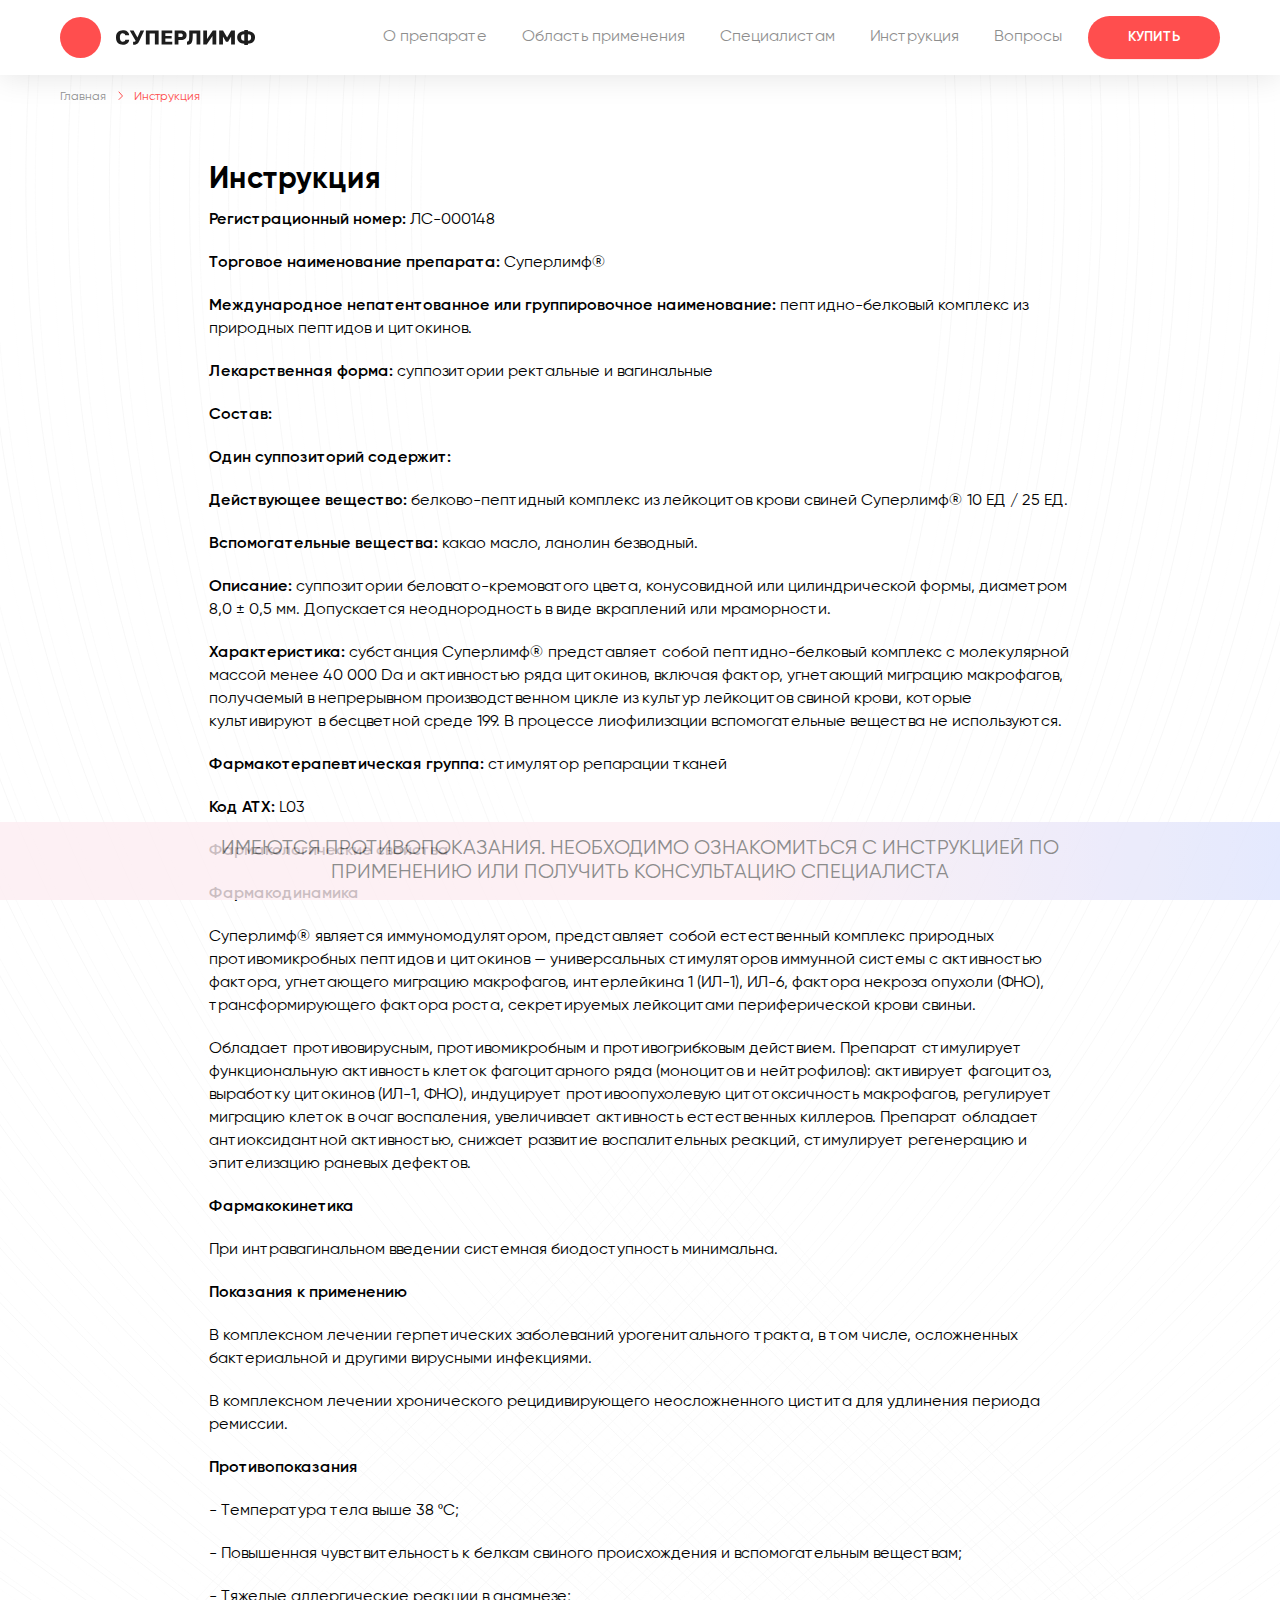
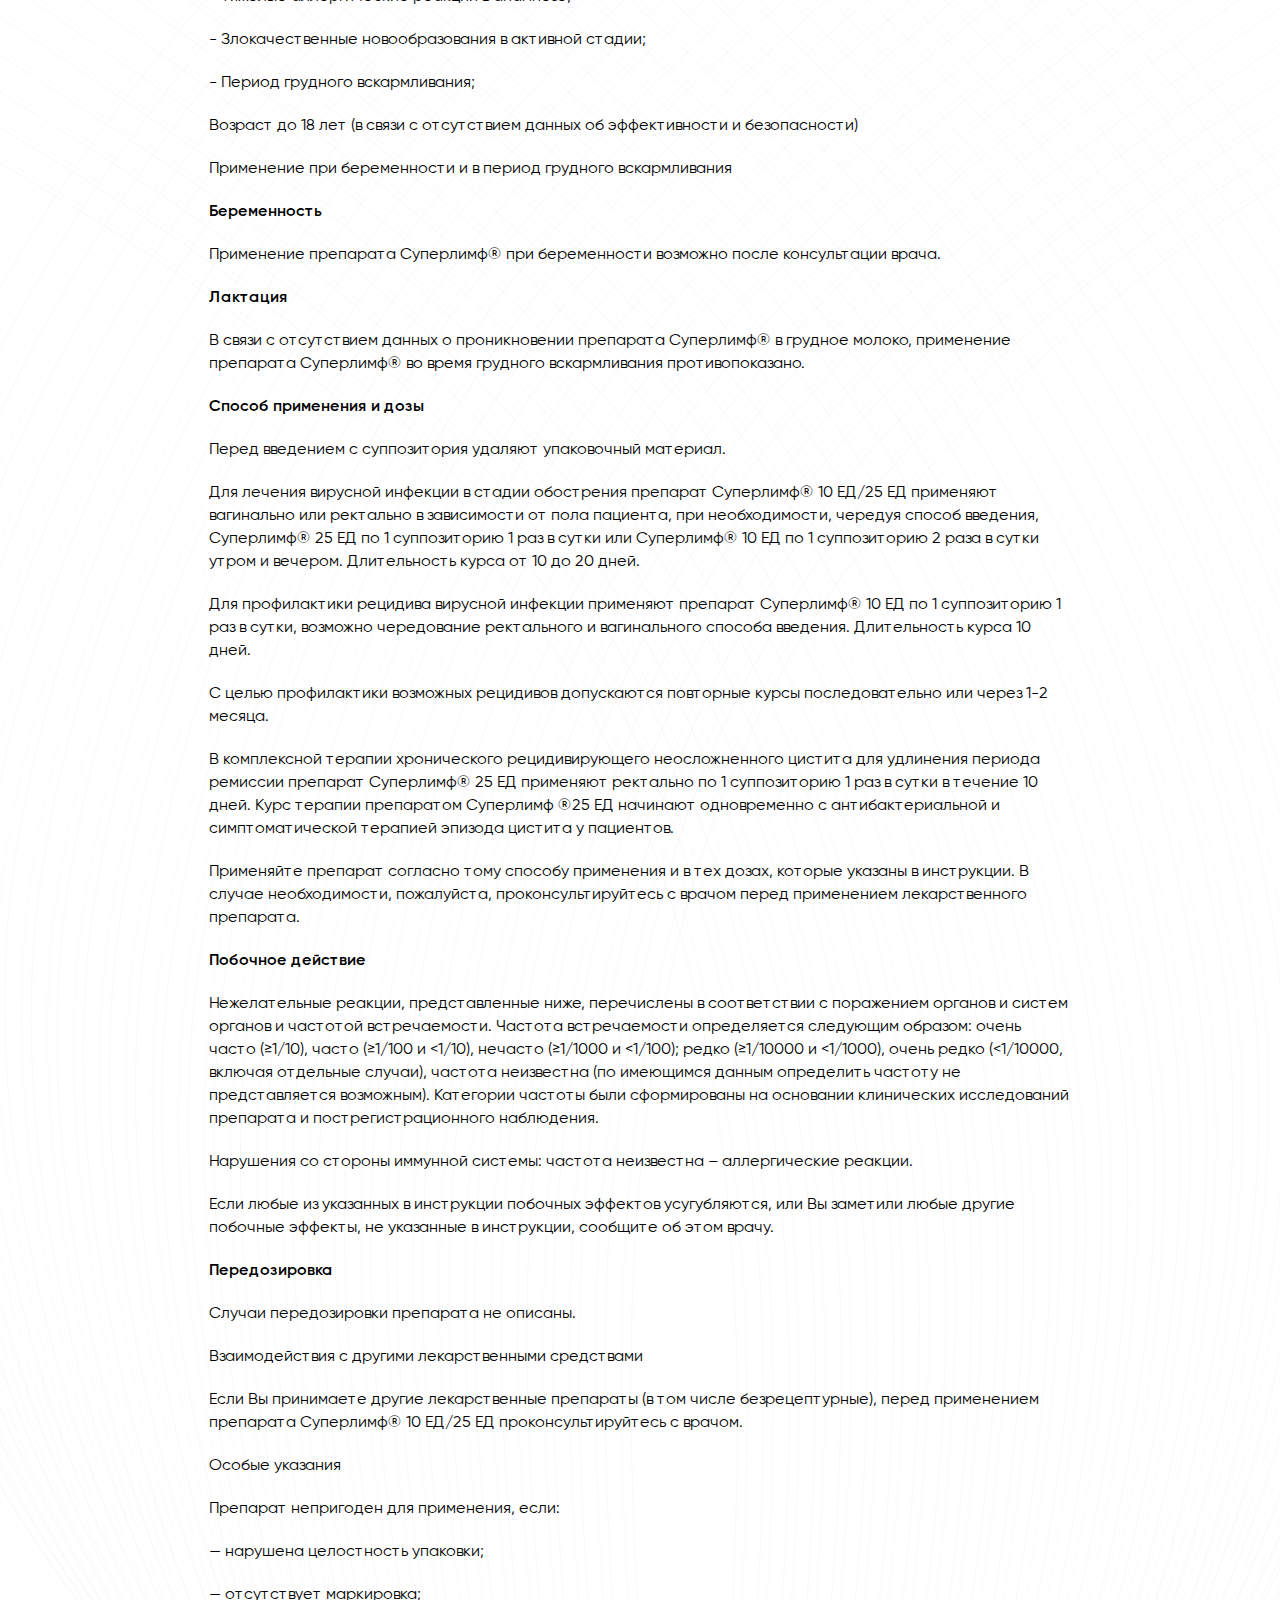
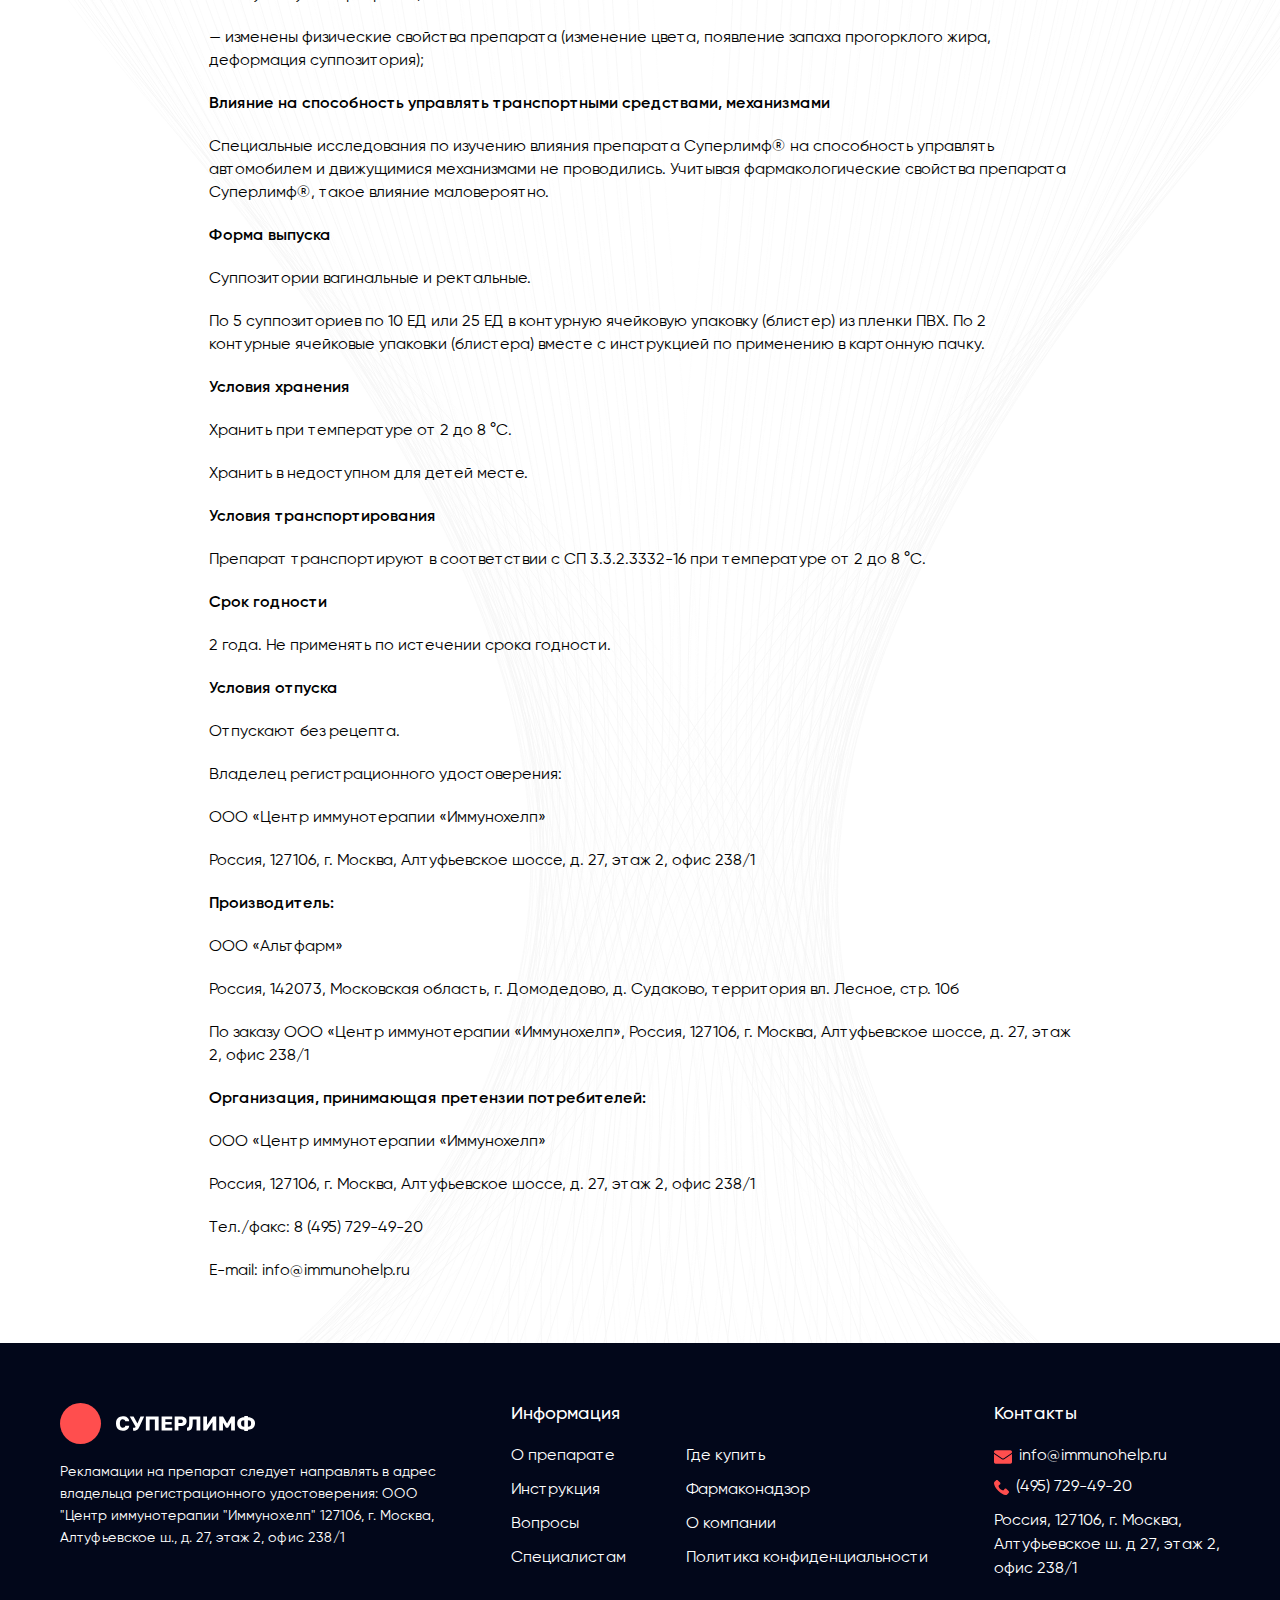
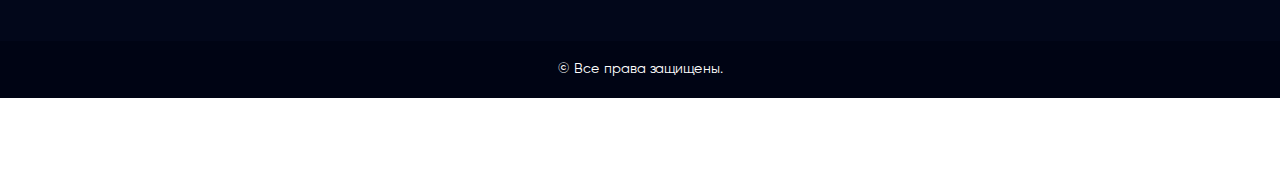
<file: instruction.html>
<!DOCTYPE html>
<html lang="en">
  <head>
    <meta http-equiv="Content-Type" content="text/html; charset=utf-8" />
    <meta name="viewport" content="width=device-width" />
    <meta name="format-detection" content="telephone=no" />
    <title>Home</title>

    <link rel="stylesheet" href="./libs/slick/slick.css" />
    <link rel="stylesheet" href="./libs/fancybox/jquery.fancybox.min.css" />
    <link rel="stylesheet" href="css/style.css" />
  </head>

  <body>
    <div class="wrapper">
      <header class="header">
        <div class="container">
          <div class="header__items">
            <a href="index.html" class="header__logo"><img src="images/logo.svg" alt="" /></a>
            <div class="header__item">
              <ul class="header__nav">
                <li><a href="product.html">О препарате</a></li>
                <li><a href="app.zip">Область применения</a></li>
                <li><a href="#modal-special" data-fancybox="">Специалистам</a></li>
                <li><a href="instruction.html">Инструкция</a></li>
                <li><a href="questions.html">Вопросы</a></li>
              </ul>
              <a href="#" class="header__btn"><span>Купить</span></a>
            </div>
            <div class="header__burger">
              <div href="#"><span></span></div>
            </div>
          </div>
        </div>
      </header>

      <div class="instruction-bg">
        <section class="bread">
          <div class="container">
            <div class="showcase-page__bread">
              <a href="#">Главная</a>
              <span class="showcase-page__bread-line"><img src="images/bread-arrow-red.svg" alt="" /></span>
              <span>Инструкция</span>
            </div>
          </div>
        </section>

        <section class="instruction">
          <div class="container">
            <div class="instruction__content">
              <h3>Инструкция</h3>
              <p><strong>Регистрационный номер:</strong> ЛС-000148</p>

              <p><strong>Торговое наименование препарата:</strong> Суперлимф®</p>

              <p>
                <strong>Международное непатентованное или группировочное наименование:</strong> пептидно-белковый
                комплекс из природных пептидов и цитокинов.
              </p>

              <p><strong>Лекарственная форма:</strong> суппозитории ректальные и вагинальные</p>
              <p><strong>Состав:</strong></p>

              <p><strong>Один суппозиторий содержит:</strong></p>

              <p>
                <strong>Действующее вещество:</strong> белково-пептидный комплекс из лейкоцитов крови свиней Суперлимф®
                10 ЕД / 25 ЕД.
              </p>

              <p><strong>Вспомогательные вещества:</strong> какао масло, ланолин безводный.</p>

              <p>
                <strong>Описание:</strong> суппозитории беловато-кремоватого цвета, конусовидной или цилиндрической
                формы, диаметром 8,0 ± 0,5 мм. Допускается неоднородность в виде вкраплений или мраморности.
              </p>

              <p>
                <strong>Характеристика:</strong> субстанция Суперлимф® представляет собой пептидно-белковый комплекс с
                молекулярной массой менее 40 000 Da и активностью ряда цитокинов, включая фактор, угнетающий миграцию
                макрофагов, получаемый в непрерывном производственном цикле из культур лейкоцитов свиной крови, которые
                культивируют в бесцветной среде 199. В процессе лиофилизации вспомогательные вещества не используются.
              </p>

              <p><strong>Фармакотерапевтическая группа:</strong> стимулятор репарации тканей</p>

              <p><strong>Код АТХ:</strong> L03</p>

              <p><strong>Фармакологические свойства</strong></p>

              <p><strong>Фармакодинамика</strong></p>

              <p>
                Суперлимф® является иммуномодулятором, представляет собой естественный комплекс природных
                противомикробных пептидов и цитокинов — универсальных стимуляторов иммунной системы с активностью
                фактора, угнетающего миграцию макрофагов, интерлейкина 1 (ИЛ-1), ИЛ-6, фактора некроза опухоли (ФНО),
                трансформирующего фактора роста, секретируемых лейкоцитами периферической крови свиньи.
              </p>

              <p>
                Обладает противовирусным, противомикробным и противогрибковым действием. Препарат стимулирует
                функциональную активность клеток фагоцитарного ряда (моноцитов и нейтрофилов): активирует фагоцитоз,
                выработку цитокинов (ИЛ-1, ФНО), индуцирует противоопухолевую цитотоксичность макрофагов, регулирует
                миграцию клеток в очаг воспаления, увеличивает активность естественных киллеров. Препарат обладает
                антиоксидантной активностью, снижает развитие воспалительных реакций, стимулирует регенерацию и
                эпителизацию раневых дефектов.
              </p>

              <p><strong>Фармакокинетика</strong></p>

              <p>При интравагинальном введении системная биодоступность минимальна.</p>

              <p><strong>Показания к применению</strong></p>

              <p>
                В комплексном лечении герпетических заболеваний урогенитального тракта, в том числе, осложненных
                бактериальной и другими вирусными инфекциями.
              </p>

              <p>
                В комплексном лечении хронического рецидивирующего неосложненного цистита для удлинения периода
                ремиссии.
              </p>

              <p><strong>Противопоказания</strong></p>

              <p>- Температура тела выше 38 ºС;</p>

              <p>- Повышенная чувствительность к белкам свиного происхождения и вспомогательным веществам;</p>

              <p>- Тяжелые аллергические реакции в анамнезе;</p>

              <p>- Злокачественные новообразования в активной стадии;</p>

              <p>- Период грудного вскармливания;</p>

              <p>Возраст до 18 лет (в связи с отсутствием данных об эффективности и безопасности)</p>

              <p>Применение при беременности и в период грудного вскармливания</p>

              <p><strong>Беременность</strong></p>

              <p>Применение препарата Суперлимф® при беременности возможно после консультации врача.</p>

              <p><strong>Лактация</strong></p>

              <p>
                В связи с отсутствием данных о проникновении препарата Суперлимф® в грудное молоко, применение препарата
                Суперлимф® во время грудного вскармливания противопоказано.
              </p>

              <p><strong>Способ применения и дозы</strong></p>

              <p>Перед введением с суппозитория удаляют упаковочный материал.</p>

              <p>
                Для лечения вирусной инфекции в стадии обострения препарат Суперлимф® 10 ЕД/25 ЕД применяют вагинально
                или ректально в зависимости от пола пациента, при необходимости, чередуя способ введения, Суперлимф® 25
                ЕД по 1 суппозиторию 1 раз в сутки или Суперлимф® 10 ЕД по 1 суппозиторию 2 раза в сутки утром и
                вечером. Длительность курса от 10 до 20 дней.
              </p>

              <p>
                Для профилактики рецидива вирусной инфекции применяют препарат Суперлимф® 10 ЕД по 1 суппозиторию 1 раз
                в сутки, возможно чередование ректального и вагинального способа введения. Длительность курса 10 дней.
              </p>

              <p>
                С целью профилактики возможных рецидивов допускаются повторные курсы последовательно или через 1-2
                месяца.
              </p>

              <p>
                В комплексной терапии хронического рецидивирующего неосложненного цистита для удлинения периода ремиссии
                препарат Суперлимф® 25 ЕД применяют ректально по 1 суппозиторию 1 раз в сутки в течение 10 дней. Курс
                терапии препаратом Суперлимф ®25 ЕД начинают одновременно с антибактериальной и симптоматической
                терапией эпизода цистита у пациентов.
              </p>

              <p>
                Применяйте препарат согласно тому способу применения и в тех дозах, которые указаны в инструкции. В
                случае необходимости, пожалуйста, проконсультируйтесь с врачом перед применением лекарственного
                препарата.
              </p>

              <p><strong>Побочное действие</strong></p>

              <p>
                Нежелательные реакции, представленные ниже, перечислены в соответствии с поражением органов и систем
                органов и частотой встречаемости. Частота встречаемости определяется следующим образом: очень часто
                (≥1/10), часто (≥1/100 и <1/10), нечасто (≥1/1000 и <1/100); редко (≥1/10000 и <1/1000), очень редко
                (<1/10000, включая отдельные случаи), частота неизвестна (по имеющимся данным определить частоту не
                представляется возможным). Категории частоты были сформированы на основании клинических исследований
                препарата и пострегистрационного наблюдения.
              </p>

              <p>Нарушения со стороны иммунной системы: частота неизвестна – аллергические реакции.</p>

              <p>
                Если любые из указанных в инструкции побочных эффектов усугубляются, или Вы заметили любые другие
                побочные эффекты, не указанные в инструкции, сообщите об этом врачу.
              </p>

              <p><strong>Передозировка</strong></p>

              <p>Случаи передозировки препарата не описаны.</p>

              <p>Взаимодействия с другими лекарственными средствами</p>

              <p>
                Если Вы принимаете другие лекарственные препараты (в том числе безрецептурные), перед применением
                препарата Суперлимф® 10 ЕД/25 ЕД проконсультируйтесь с врачом.
              </p>

              <p>Особые указания</p>

              <p>Препарат непригоден для применения, если:</p>

              <p>— нарушена целостность упаковки;</p>

              <p>— отсутствует маркировка;</p>

              <p>
                — изменены физические свойства препарата (изменение цвета, появление запаха прогорклого жира, деформация
                суппозитория);
              </p>

              <p><strong>Влияние на способность управлять транспортными средствами, механизмами</strong></p>

              <p>
                Специальные исследования по изучению влияния препарата Суперлимф® на способность управлять автомобилем и
                движущимися механизмами не проводились. Учитывая фармакологические свойства препарата Суперлимф®, такое
                влияние маловероятно.
              </p>

              <p><strong>Форма выпуска</strong></p>

              <p>Суппозитории вагинальные и ректальные.</p>

              <p>
                По 5 суппозиториев по 10 ЕД или 25 ЕД в контурную ячейковую упаковку (блистер) из пленки ПВХ. По 2
                контурные ячейковые упаковки (блистера) вместе с инструкцией по применению в картонную пачку.
              </p>

              <p><strong>Условия хранения</strong></p>

              <p>Хранить при температуре от 2 до 8 °С.</p>

              <p>Хранить в недоступном для детей месте.</p>

              <p><strong>Условия транспортирования</strong></p>

              <p>Препарат транспортируют в соответствии с СП 3.3.2.3332-16 при температуре от 2 до 8 °С.</p>

              <p><strong>Срок годности</strong></p>

              <p>2 года. Не применять по истечении срока годности.</p>

              <p><strong>Условия отпуска</strong></p>

              <p>Отпускают без рецепта.</p>

              <p>Владелец регистрационного удостоверения:</p>

              <p>ООО «Центр иммунотерапии «Иммунохелп»</p>

              <p>Россия, 127106, г. Москва, Алтуфьевское шоссе, д. 27, этаж 2, офис 238/1</p>

              <p><strong>Производитель:</strong></p>

              <p>ООО «Альтфарм»</p>

              <p>Россия, 142073, Московская область, г. Домодедово, д. Судаково, территория вл. Лесное, стр. 10б</p>

              <p>
                По заказу ООО «Центр иммунотерапии «Иммунохелп», Россия, 127106, г. Москва, Алтуфьевское шоссе, д. 27,
                этаж 2, офис 238/1
              </p>

              <p><strong>Организация, принимающая претензии потребителей:</strong></p>

              <p>ООО «Центр иммунотерапии «Иммунохелп»</p>

              <p>Россия, 127106, г. Москва, Алтуфьевское шоссе, д. 27, этаж 2, офис 238/1</p>

              <p>Тел./факс: 8 (495) 729-49-20</p>

              <p>E-mail: info@immunohelp.ru</p>
            </div>
          </div>
        </section>
      </div>

      <footer class="footer">
        <div class="container">
          <div class="footer__items">
            <div class="footer__start">
              <a href="index.html" class="footer__logo">
                <img src="images/logo-footer.svg" alt="" />
              </a>
              <div class="footer__info">
                Рекламации на препарат следует направлять в адрес владельца регистрационного удостоверения: ООО "Центр
                иммунотерапии "Иммунохелп" 127106, г. Москва, Алтуфьевское ш., д. 27, этаж 2, офис 238/1
              </div>
            </div>
            <div class="footer__item">
              <div class="footer__head">Информация</div>
              <div class="footer__lists">
                <ul class="footer__list">
                  <li><a href="product.html">О препарате</a></li>
                  <li><a href="instruction.html">Инструкция</a></li>
                  <li><a href="questions.html">Вопросы</a></li>
                  <li><a href="#modal-special" data-fancybox="">Специалистам</a></li>
                </ul>
                <ul class="footer__list">
                  <li><a href="buy.html">Где купить</a></li>
                  <li><a href="#">Фармаконадзор</a></li>
                  <li><a href="product.html">О компании</a></li>
                  <li><a href="#">Политика конфиденциальности</a></li>
                </ul>
              </div>
            </div>
            <div class="footer__end">
              <div class="footer__head">Контакты</div>
              <div class="footer__contacts">
                <a href="mailto:info@immunohelp.ru"><img src="images/footer-1.svg" alt="" />info@immunohelp.ru</a>
                <a href="tel:(495) 729-49-20"><img src="images/footer-2.svg" alt="" />(495) 729-49-20</a>
              </div>
              <div class="footer__adres">Россия, 127106, г. Москва, Алтуфьевское ш. д 27, этаж 2, офис 238/1</div>
            </div>
          </div>
        </div>
      </footer>
      <div class="footer-end">© Все права защищены.</div>

      <div class="fixed">
        <p>
          Имеются противопоказания. Необходимо ознакомиться с инструкцией по применению или получить консультацию
          специалиста
        </p>
      </div>

      <a class="top_button" href="#" style="display: none"
        ><span><img src="images/arrow-up-solid-min.svg" alt="" /></span
      ></a>
    </div>


    <div class="modal-special" id="modal-special" style="display: none;">
      <div class="modal-special__inner">
      <div class="modal-special__strong" data-fancybox-close="">
          <img src="images/modal_strong.svg" alt="" />
        </div>
        <div class="modal-special__title">Специалистам</div>
        <div class="modal-special__text">
          Раздел содержит информацию, предназначенную для специалистов в области медицины и фармации. Просим
          подтвердить, что Вы обладаете соответствующей квалификацией.
        </div>
<a href="specialist.html" class="modal-special__btn"><span>Да я сПециалист</span></a>
      </div>
    </div>

    <script src="./libs/jquery/jquery-3.6.0.min.js"></script>
    <script src="./libs/slick/slick.min.js"></script>
    <script src="./libs/fancybox/jquery.fancybox.min.js"></script>
    <script>
      ;(function () {
        var supportsPassive = eventListenerOptionsSupported()

        if (supportsPassive) {
          var addEvent = EventTarget.prototype.addEventListener
          overwriteAddEvent(addEvent)
        }

        function overwriteAddEvent(superMethod) {
          var defaultOptions = {
            passive: true,
            capture: false,
          }

          EventTarget.prototype.addEventListener = function (type, listener, options) {
            var usesListenerOptions = typeof options === 'object'
            var useCapture = usesListenerOptions ? options.capture : options

            options = usesListenerOptions ? options : {}
            options.passive = options.passive !== undefined ? options.passive : defaultOptions.passive
            options.capture = useCapture !== undefined ? useCapture : defaultOptions.capture

            superMethod.call(this, type, listener, options)
          }
        }

        function eventListenerOptionsSupported() {
          var supported = false
          try {
            var opts = Object.defineProperty({}, 'passive', {
              get: function () {
                supported = true
              },
            })
            window.addEventListener('test', null, opts)
          } catch (e) {}

          return supported
        }
      })()
    </script>
    <script src="js/main.js"></script>
  </body>
</html>
</file>
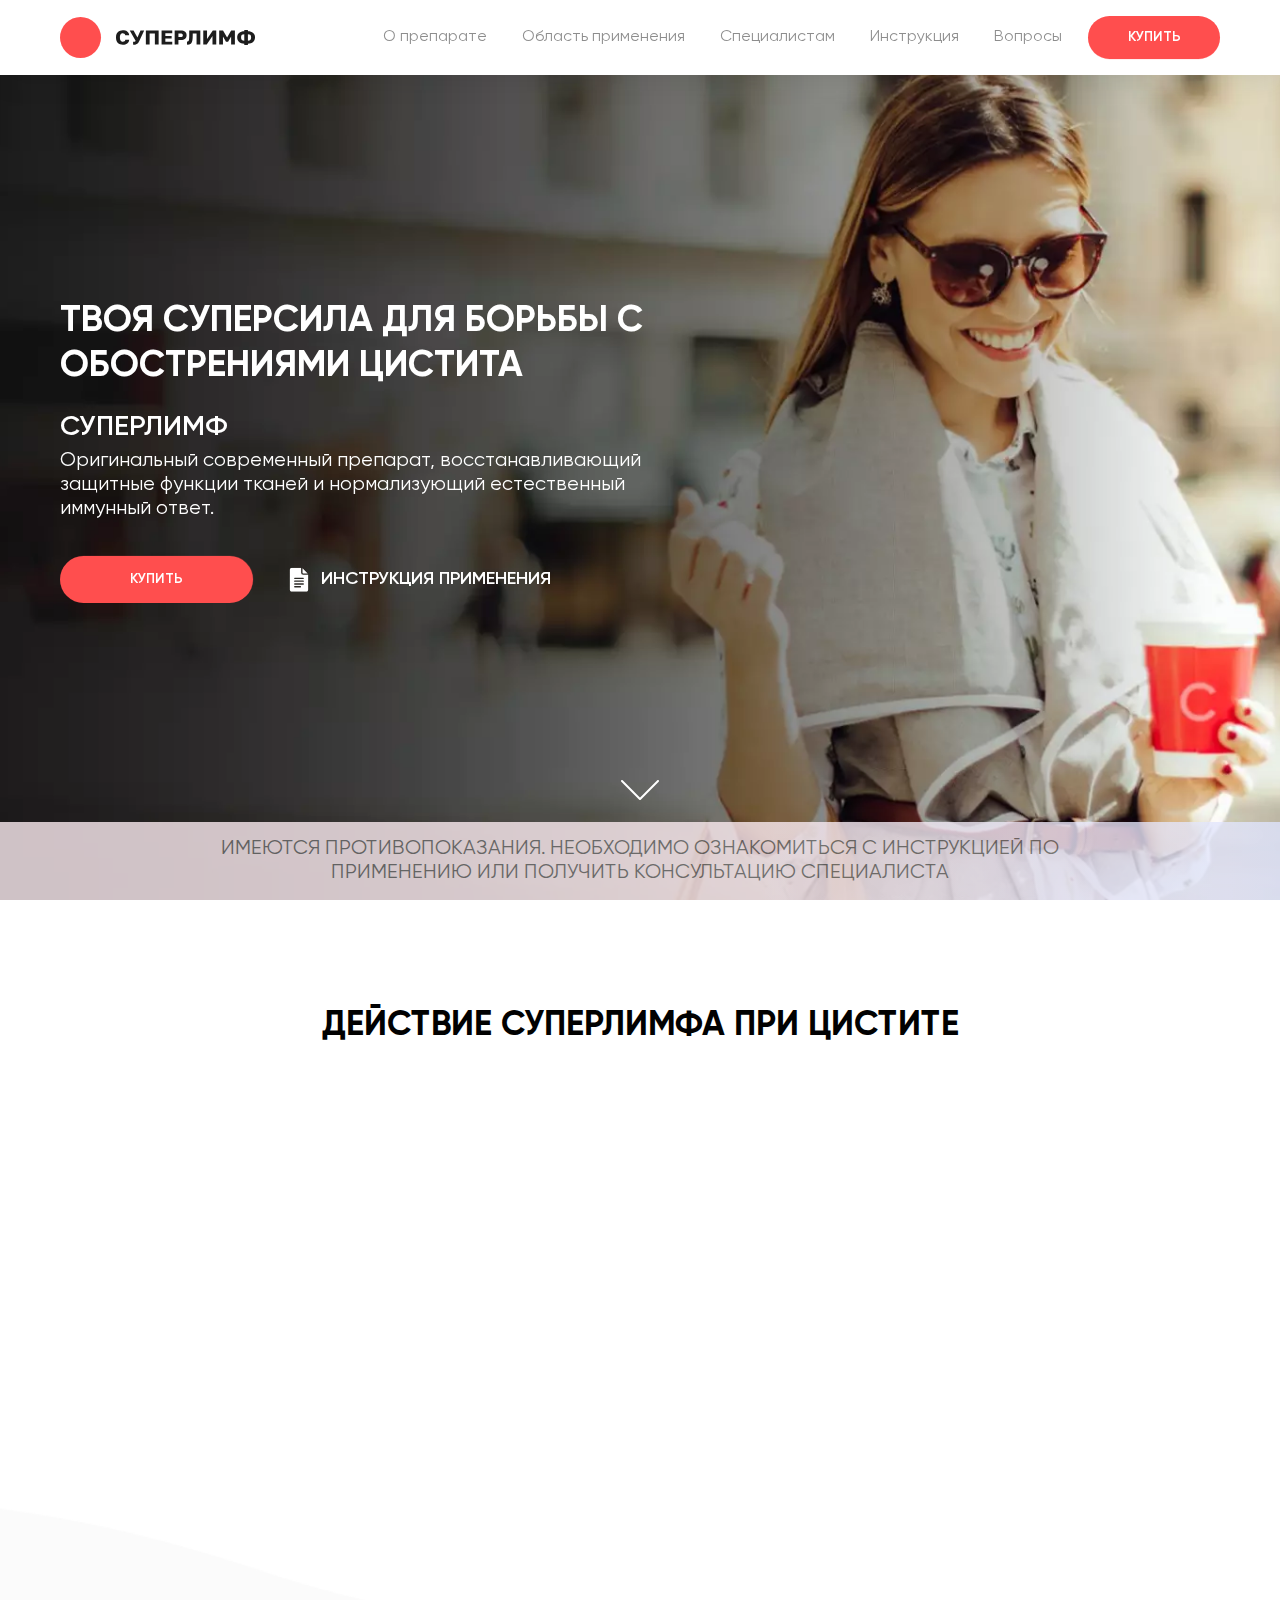
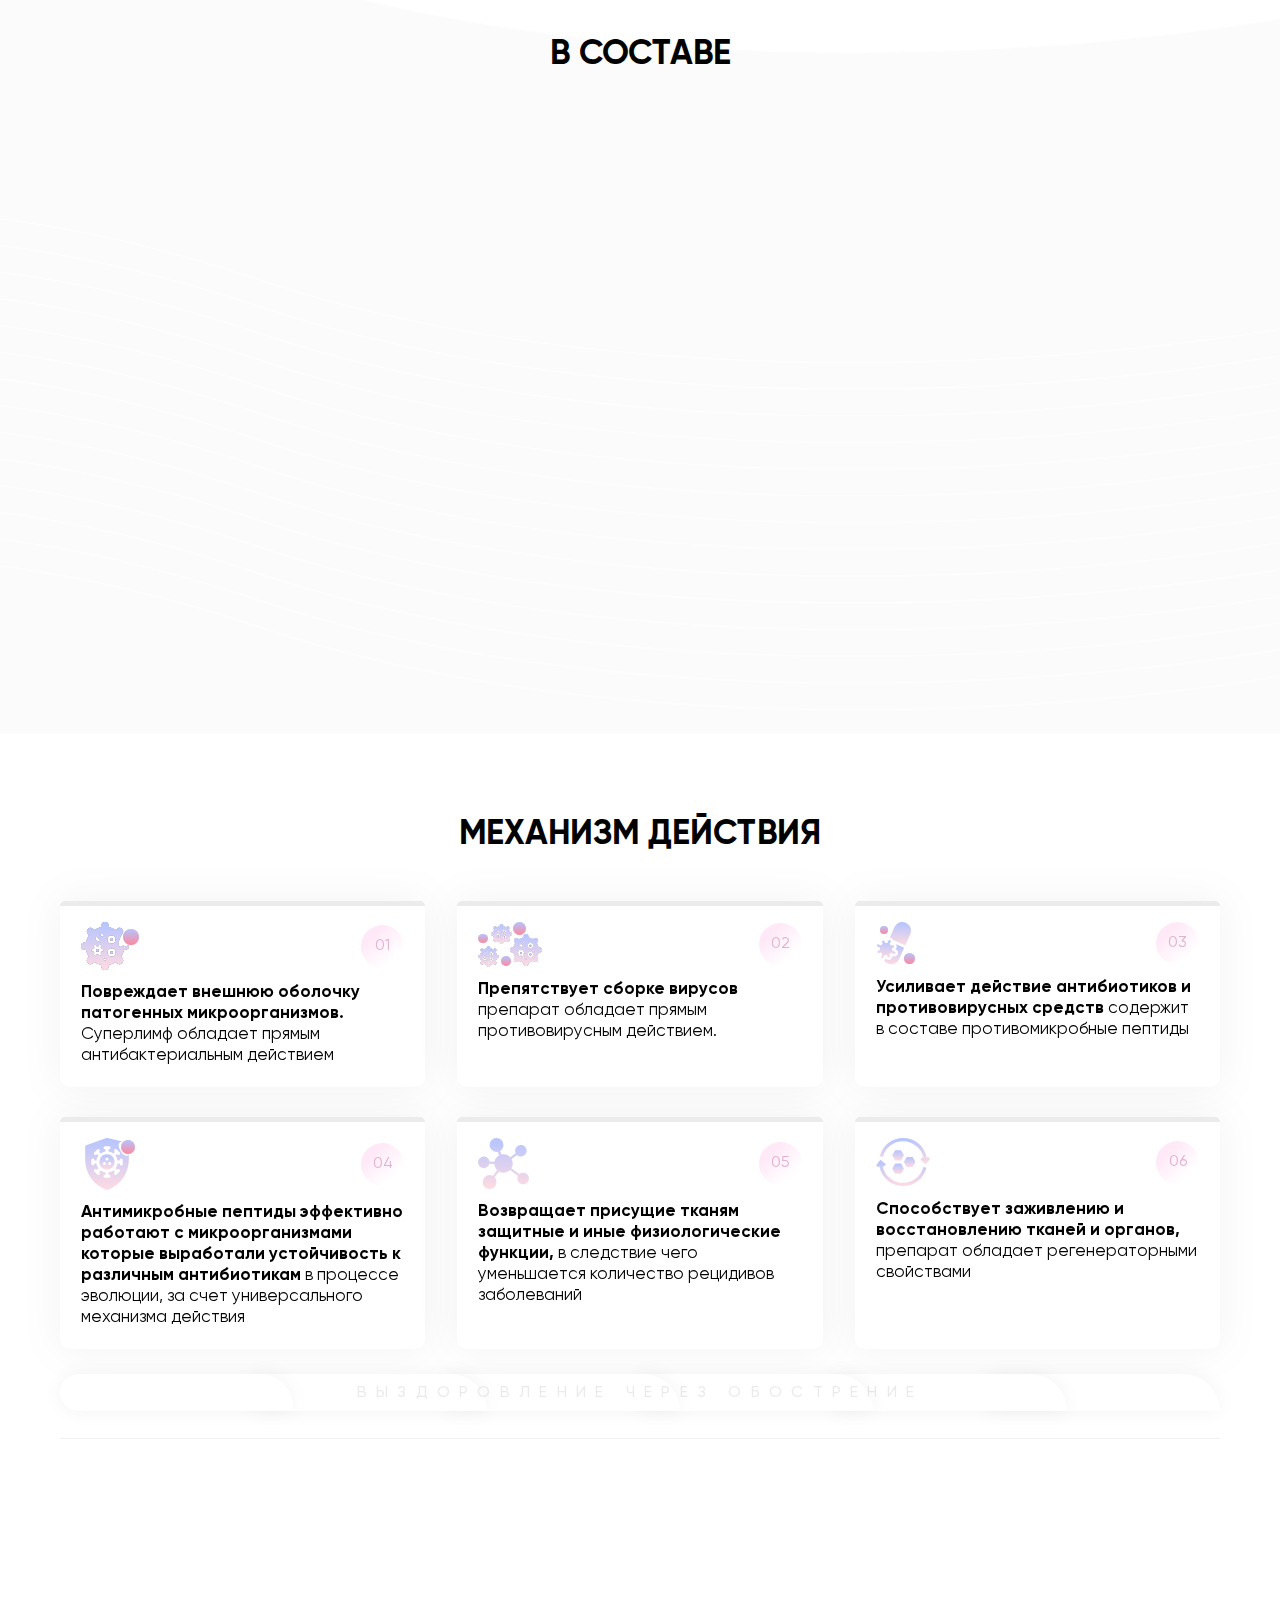
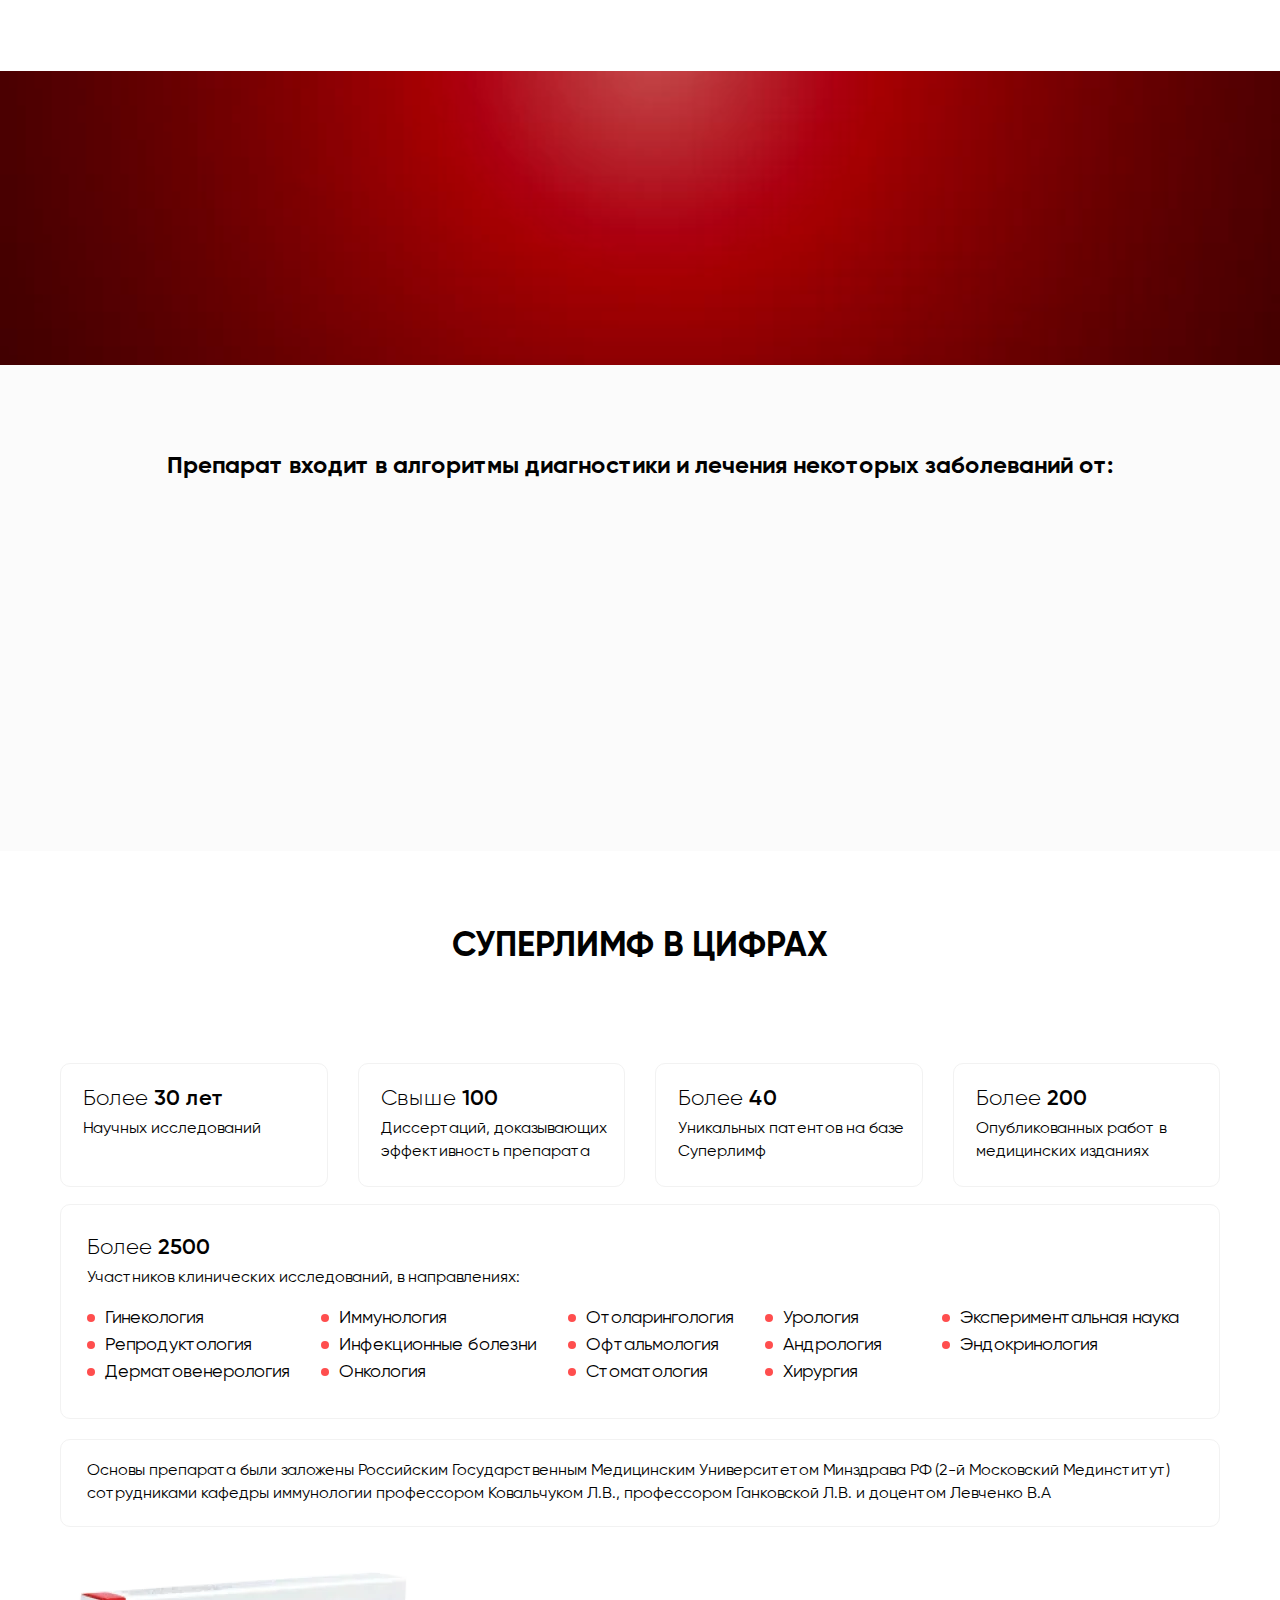
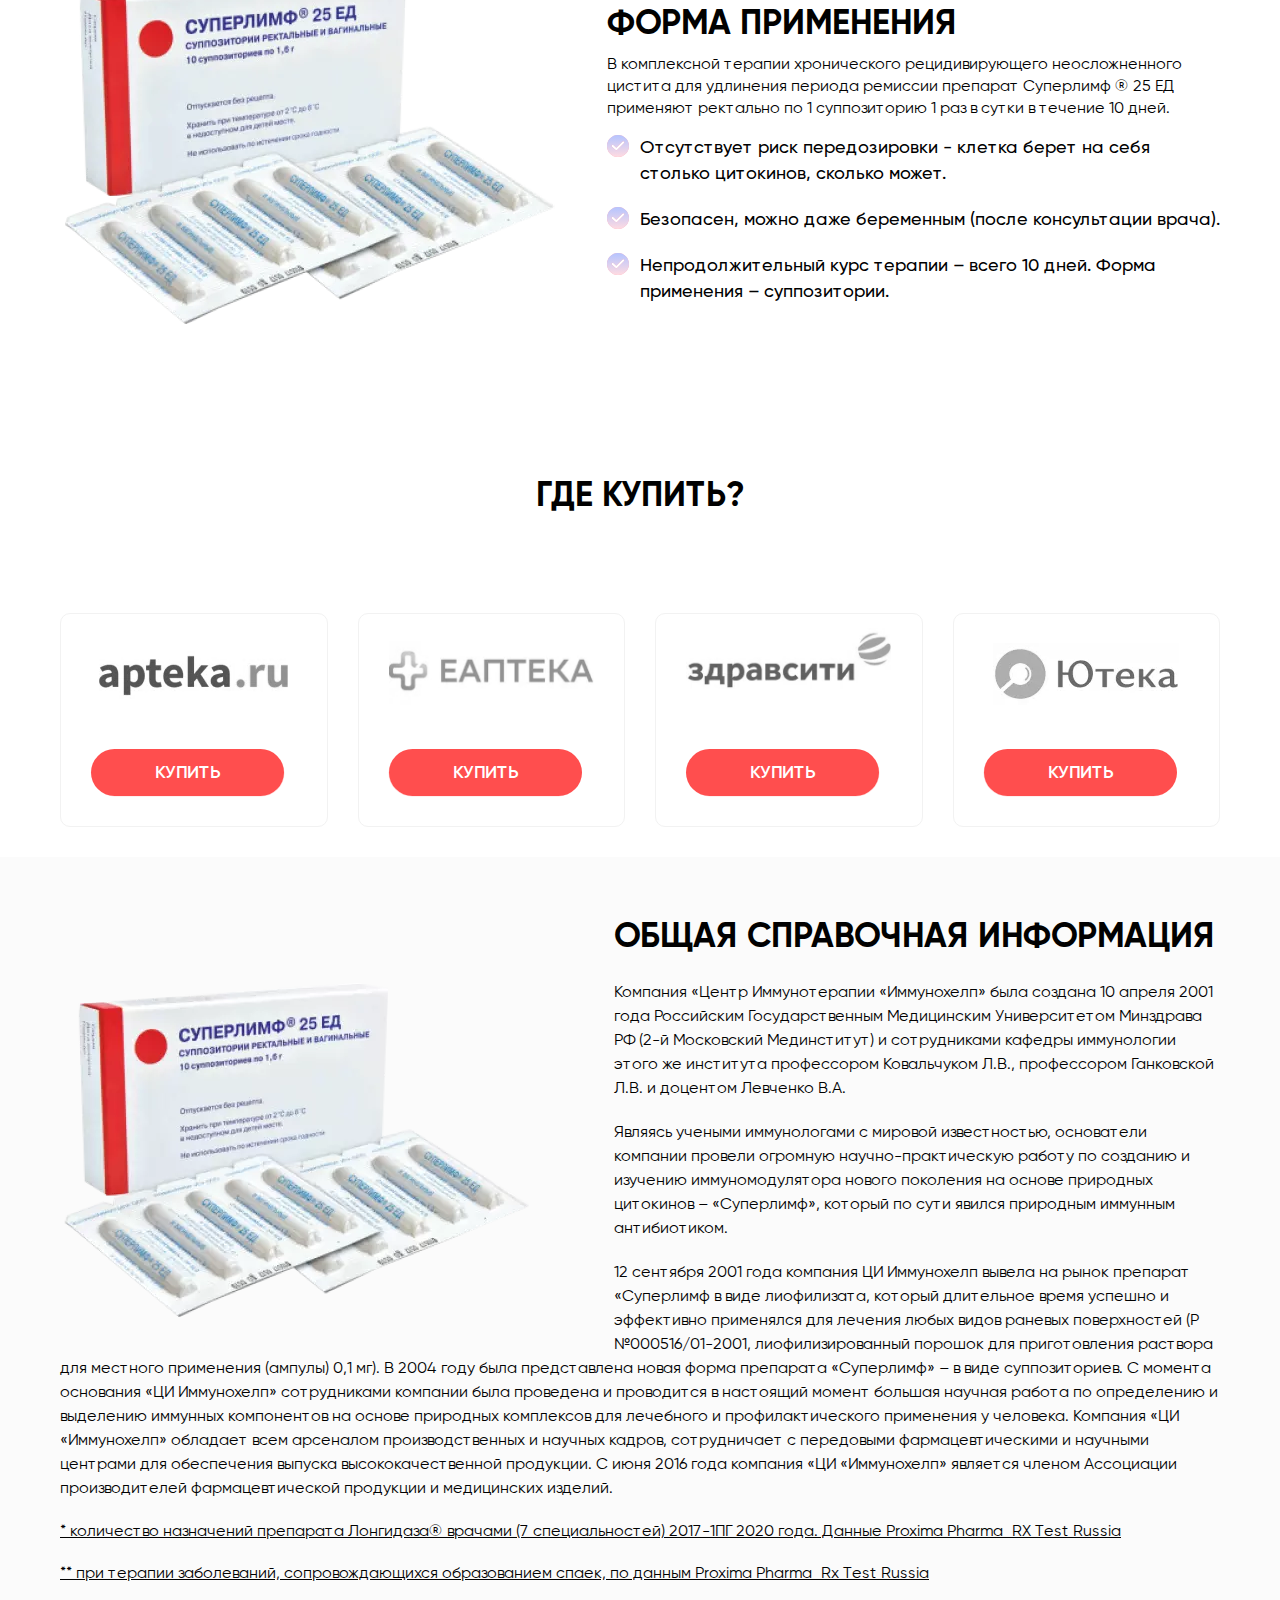
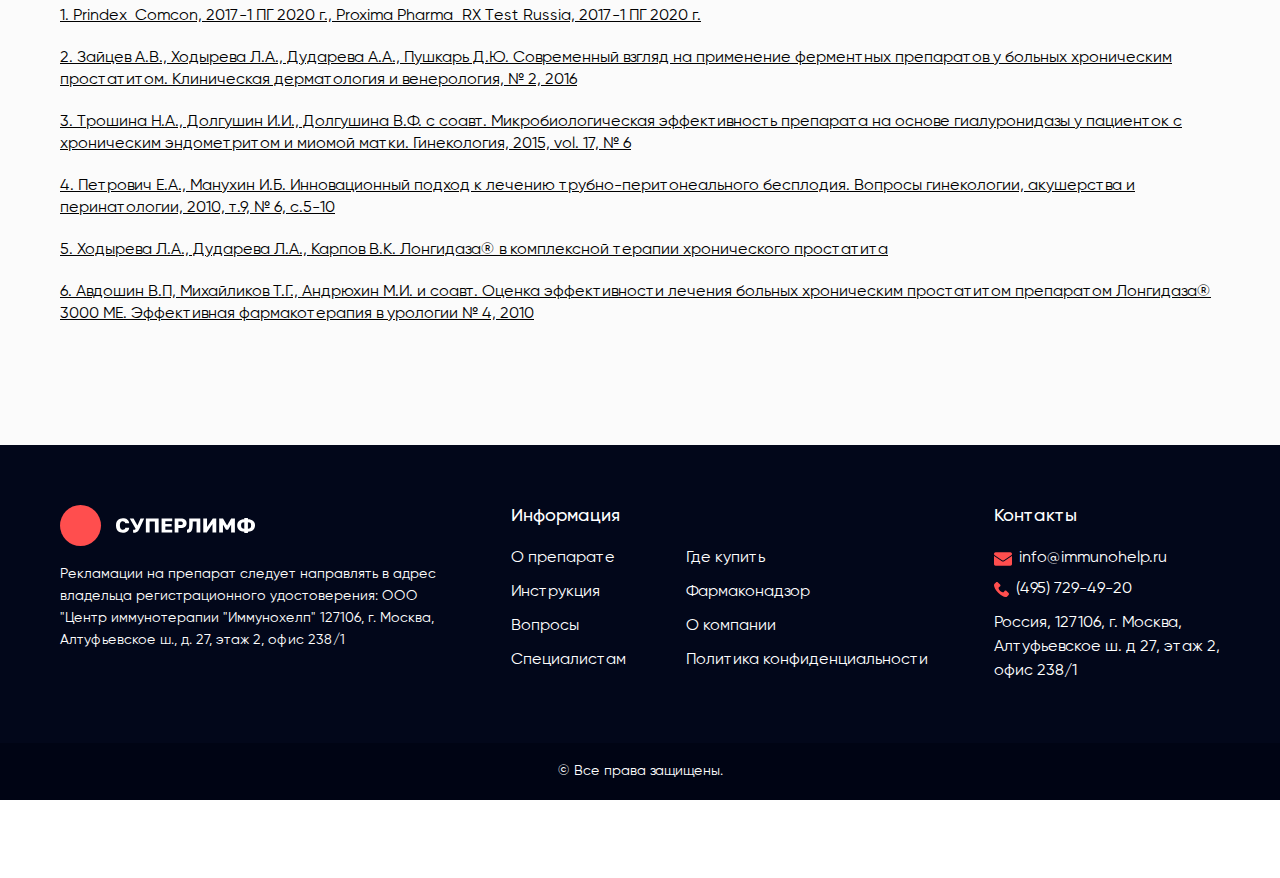
<file: product.html>
<!DOCTYPE html>
<html lang="en">
  <head>
    <meta http-equiv="Content-Type" content="text/html; charset=utf-8" />
    <meta name="viewport" content="width=device-width" />
    <meta name="format-detection" content="telephone=no" />
    <title>Home</title>

    <link rel="stylesheet" href="./libs/slick/slick.css" />
    <link rel="stylesheet" href="./libs/fancybox/jquery.fancybox.min.css" />
    <link rel="stylesheet" href="css/style.css" />
  </head>

  <body>
    <div class="wrapper">
      <header class="header">
        <div class="container">
          <div class="header__items">
            <a href="index.html" class="header__logo"><img src="images/logo.svg" alt="" /></a>
            <div class="header__item">
              <ul class="header__nav">
                <li><a href="product.html">О препарате</a></li>
                <li><a href="app.zip">Область применения</a></li>
                <li><a href="#modal-special" data-fancybox="">Специалистам</a></li>
                <li><a href="instruction.html">Инструкция</a></li>
                <li><a href="questions.html">Вопросы</a></li>
              </ul>
              <a href="#" class="header__btn"><span>Купить</span></a>
            </div>
            <div class="header__burger">
              <div href="#"><span></span></div>
            </div>
          </div>
        </div>
      </header>

      <section class="showcase-product">
        <div class="showcase-product__slider">
          <div class="showcase-product__slider-item">
            <picture>
              <source srcset="images/showcase-2-1.webp" type="image/webp" />
              <source srcset="images/showcase-2-1.jpg" type="image/jpg" />
              <img src="images/showcase-2-1.jpg" alt="" />
            </picture>
          </div>
          <div class="showcase-product__slider-item">
            <picture>
              <source srcset="images/showcase-2-2.webp" type="image/webp" />
              <source srcset="images/showcase-2-2.jpg" type="image/jpg" />
              <img src="images/showcase-2-2.jpg" alt="" />
            </picture>
          </div>
          <div class="showcase-product__slider-item">
            <picture>
              <source srcset="images/showcase-2-3.webp" type="image/webp" />
              <source srcset="images/showcase-2-3.jpg" type="image/jpg" />
              <img src="images/showcase-2-3.jpg" alt="" />
            </picture>
          </div>
          <div class="showcase-product__slider-item">
            <picture>
              <source srcset="images/showcase-2-4.webp" type="image/webp" />
              <source srcset="images/showcase-2-4.jpg" type="image/jpg" />
              <img src="images/showcase-2-4.jpg" alt="" />
            </picture>
          </div>
        </div>
        <div class="container">
          <div class="showcase-product__content">
            <h2 class="showcase-product__title">твоя суперсила для борьбы с обострениями цистита</h2>
            <div class="showcase-product__head">Суперлимф</div>
            <p class="showcase-product__info">
              Оригинальный современный препарат, восстанавливающий защитные функции тканей и нормализующий естественный
              иммунный ответ.
            </p>
            <div class="showcase-product__items">
              <a href="#" class="showcase-product__btn"> <span>Купить</span> </a>
              <a href="images/logo.svg" class="showcase-product__download" download="images/logo.svg">
                <img src="images/instruction.svg" alt="" />Инструкция применения
              </a>
            </div>
          </div>
        </div>
        <a href="#next-block" class="showcase-product__arrow">
          <img src="images/showcase-arrow.svg" alt="" />
        </a>
      </section>

      <section class="cistit" id="next-block">
        <div class="container">
          <div class="cistit__title general-title">Действие СУПЕРЛИМФА при цистите</div>
          <div class="cistit__items">
            <div class="cistit__abs element-animation">
              <picture>
                <source srcset="images/cistit-image.webp" type="image/webp" />
                <source srcset="images/cistit-image.jpg" type="image/jpg" />
                <img src="images/cistit-image.jpg" alt="" />
              </picture>
            </div>
            <div class="cistit__block element-animation">
              <div class="cistit__item">
                <div class="cistit__image">
                  <img src="images/cistit-1.svg" alt="" />
                </div>
                <div class="cistit__text">Подтверждённо увеличивает межрецидивный период.</div>
              </div>
              <div class="cistit__item">
                <div class="cistit__image">
                  <img src="images/cistit-2.svg" alt="" />
                </div>
                <div class="cistit__text">Нормализует работу мочевого пузыря</div>
              </div>
              <div class="cistit__item">
                <div class="cistit__image">
                  <img src="images/cistit-3.svg" alt="" />
                </div>
                <div class="cistit__text">Не попадает в кровь, оказывает исключительно местное действие:</div>
              </div>
            </div>
            <div class="cistit__block element-animation">
              <div class="cistit__item">
                <div class="cistit__image">
                  <img src="images/cistit-4.svg" alt="" />
                </div>
                <div class="cistit__text">
                  Обладает антиоксидантной активностью, снижает развитие воспалительных реакций.
                </div>
              </div>
              <div class="cistit__item">
                <div class="cistit__image">
                  <img src="images/cistit-5.svg" alt="" />
                </div>
                <div class="cistit__text">Эффективен даже в случаях, когда возбудитель не определён.</div>
              </div>
              <div class="cistit__item">
                <div class="cistit__image">
                  <img src="images/cistit-6.svg" alt="" />
                </div>
                <div class="cistit__text">
                  Восстанавливает барьерные функции повреждённых тканей организма, что особенно важно после приёма
                  антибиотиков.
                </div>
              </div>
            </div>
          </div>
        </div>
      </section>

      <section class="sostav">
        <div class="container">
          <div class="sostav__title general-title">В составе</div>
          <div class="sostav__items">
            <div class="sostav__center element-animation">
              <img src="images/center-c.svg" alt="" />
            </div>
            <div class="sostav__item element-animation">
              <div class="sostav__before">
                <svg width="174" height="255" fill="none" xmlns="http://www.w3.org/2000/svg">
                  <g filter="url(#a)">
                    <path
                      d="M8 170.3c0 27.7 7 53.8 19.3 76.7l34.1-21.3C52.8 209.1 48 190.2 48 170.3c0-66 52.3-119.8 117.7-122.3V8C78.2 10.5 8 82.2 8 170.3z"
                      fill="#fff"
                    />
                  </g>
                  <defs>
                    <filter
                      id="a"
                      x="0"
                      y="0"
                      width="173.7"
                      height="255"
                      filterUnits="userSpaceOnUse"
                      color-interpolation-filters="sRGB"
                    >
                      <feFlood flood-opacity="0" result="BackgroundImageFix" />
                      <feColorMatrix
                        in="SourceAlpha"
                        values="0 0 0 0 0 0 0 0 0 0 0 0 0 0 0 0 0 0 127 0"
                        result="hardAlpha"
                      />
                      <feOffset />
                      <feGaussianBlur stdDeviation="4" />
                      <feComposite in2="hardAlpha" operator="out" />
                      <feColorMatrix values="0 0 0 0 0 0 0 0 0 0 0 0 0 0 0 0 0 0 0.07 0" />
                      <feBlend in2="BackgroundImageFix" result="effect1_dropShadow_293_392" />
                      <feBlend in="SourceGraphic" in2="effect1_dropShadow_293_392" result="shape" />
                    </filter>
                  </defs>
                </svg>
              </div>
              <div class="sostav__head">Только естественные, биологически активные вещества</div>
              <div class="sostav__text">
                Концентрация веществ соответствует содержанию этих соединений в организме человека
              </div>
            </div>
            <div class="sostav__item element-animation">
              <div class="sostav__before">
                <svg width="171" height="251" fill="none" xmlns="http://www.w3.org/2000/svg">
                  <g filter="url(#a)">
                    <path
                      d="M8.6 48.3V8.2c85.8 4.3 154 75.2 154 162.1 0 25.8-6 50.1-16.7 71.8l-34.2-21.3c7-15.4 10.9-32.5 10.9-50.5 0-64.7-50.3-117.7-114-122z"
                      fill="#fff"
                    />
                  </g>
                  <defs>
                    <filter
                      id="a"
                      x=".6"
                      y=".2"
                      width="170"
                      height="249.9"
                      filterUnits="userSpaceOnUse"
                      color-interpolation-filters="sRGB"
                    >
                      <feFlood flood-opacity="0" result="BackgroundImageFix" />
                      <feColorMatrix
                        in="SourceAlpha"
                        values="0 0 0 0 0 0 0 0 0 0 0 0 0 0 0 0 0 0 127 0"
                        result="hardAlpha"
                      />
                      <feOffset />
                      <feGaussianBlur stdDeviation="4" />
                      <feComposite in2="hardAlpha" operator="out" />
                      <feColorMatrix values="0 0 0 0 0 0 0 0 0 0 0 0 0 0 0 0 0 0 0.07 0" />
                      <feBlend in2="BackgroundImageFix" result="effect1_dropShadow_293_399" />
                      <feBlend in="SourceGraphic" in2="effect1_dropShadow_293_399" result="shape" />
                    </filter>
                  </defs>
                </svg>
              </div>
              <div class="sostav__head">
                Комплекс природных противомикробных пептидов. Суперлимф - природный антибиотик
              </div>
              <div class="sostav__text">
                Эффективен, в том числе, против вирусов. Усиливает действие антибиотиков, также фосфомицина
              </div>
            </div>
            <div class="sostav__item element-animation">
              <div class="sostav__before">
                <svg width="293" height="118" viewBox="0 0 293 118" fill="none" xmlns="http://www.w3.org/2000/svg">
                  <g filter="url(#filter0_d_293_400)">
                    <path
                      d="M145.3 69.2C190.3 69.2 229.5 45 250.8 8.89999L284.7 30.1C256.4 77.5 204.6 109.3 145.3 109.3C88 109.3 37.7 79.6 8.8 34.8L42.8 13.6C64.6 47.1 102.3 69.2 145.3 69.2Z"
                      fill="white"
                    />
                  </g>
                  <defs>
                    <filter
                      id="filter0_d_293_400"
                      x="0.799805"
                      y="0.900024"
                      width="291.9"
                      height="116.4"
                      filterUnits="userSpaceOnUse"
                      color-interpolation-filters="sRGB"
                    >
                      <feFlood flood-opacity="0" result="BackgroundImageFix" />
                      <feColorMatrix
                        in="SourceAlpha"
                        type="matrix"
                        values="0 0 0 0 0 0 0 0 0 0 0 0 0 0 0 0 0 0 127 0"
                        result="hardAlpha"
                      />
                      <feOffset />
                      <feGaussianBlur stdDeviation="4" />
                      <feComposite in2="hardAlpha" operator="out" />
                      <feColorMatrix type="matrix" values="0 0 0 0 0 0 0 0 0 0 0 0 0 0 0 0 0 0 0.07 0" />
                      <feBlend mode="normal" in2="BackgroundImageFix" result="effect1_dropShadow_293_400" />
                      <feBlend mode="normal" in="SourceGraphic" in2="effect1_dropShadow_293_400" result="shape" />
                    </filter>
                  </defs>
                </svg>
              </div>
              <div class="sostav__head">
                Сбалансированный комплекс биологически активных веществ, которые являются физиологическими для организма
                человека
              </div>
              <div class="sostav__text">Более 160 молекул, регулирующих все стороны жизнедеятельности клеток.</div>
            </div>
          </div>
        </div>
      </section>

      <section class="mehanizm">
        <div class="container">
          <div class="mehanizm__title general-title">Механизм действия</div>
          <div class="mehanizm__items">
            <div class="mehanizm__item mehanizm__item-first">
              <div class="mehanizm__header">
                <div class="mehanizm__image">
                  <img src="images/mehan-1.svg" alt="" />
                </div>
                <div class="mehanizm__number">01</div>
              </div>
              <div class="mehanizm__text">
                <span>Повреждает внешнюю оболочку патогенных микроорганизмов.</span> Суперлимф обладает прямым
                антибактериальным действием
              </div>
            </div>
            <div class="mehanizm__item mehanizm__item-second">
              <div class="mehanizm__header">
                <div class="mehanizm__image">
                  <img src="images/mehan-2.svg" alt="" />
                </div>
                <div class="mehanizm__number">02</div>
              </div>
              <div class="mehanizm__text">
                <span>Препятствует сборке вирусов</span> препарат обладает прямым противовирусным действием.
              </div>
            </div>
            <div class="mehanizm__item mehanizm__item-third">
              <div class="mehanizm__header">
                <div class="mehanizm__image">
                  <img src="images/mehan-3.svg" alt="" />
                </div>
                <div class="mehanizm__number">03</div>
              </div>
              <div class="mehanizm__text">
                <span>Усиливает действие антибиотиков и противовирусных средств</span>
                содержит в составе противомикробные пептиды
              </div>
            </div>
            <div class="mehanizm__item mehanizm__item-foure">
              <div class="mehanizm__header">
                <div class="mehanizm__image">
                  <img src="images/mehan-4.svg" alt="" />
                </div>
                <div class="mehanizm__number">04</div>
              </div>
              <div class="mehanizm__text">
                <span
                  >Антимикробные пептиды эффективно работают с микроорганизмами которые выработали устойчивость к
                  различным антибиотикам</span
                >
                в процессе эволюции, за счет универсального механизма действия
              </div>
            </div>
            <div class="mehanizm__item mehanizm__item-five">
              <div class="mehanizm__header">
                <div class="mehanizm__image">
                  <img src="images/mehan-5.svg" alt="" />
                </div>
                <div class="mehanizm__number">05</div>
              </div>
              <div class="mehanizm__text">
                <span>Возвращает присущие тканям защитные и иные физиологические функции,</span> в следствие чего
                уменьшается количество рецидивов заболеваний
              </div>
            </div>
            <div class="mehanizm__item mehanizm__item-six">
              <div class="mehanizm__header">
                <div class="mehanizm__image">
                  <img src="images/mehan-6.svg" alt="" />
                </div>
                <div class="mehanizm__number">06</div>
              </div>
              <div class="mehanizm__text">
                <span>Способствует заживлению и восстановлению тканей и органов,</span> препарат обладает
                регенераторными свойствами
              </div>
            </div>
          </div>
          <div class="mehanizm__end-inner">
            <div class="mehanizm__end">
              <div class="mehanizm__end-text">Выздоровление через обострение</div>
              <div class="mehanizm__end-block mehanizm__end-block--first"></div>
              <div class="mehanizm__end-block mehanizm__end-block--second"></div>
              <div class="mehanizm__end-block mehanizm__end-block--third"></div>
              <div class="mehanizm__end-block mehanizm__end-block--foure"></div>
              <div class="mehanizm__end-block mehanizm__end-block--five"></div>
              <div class="mehanizm__end-block mehanizm__end-block--six"></div>
            </div>
          </div>
        </div>
      </section>

      <section class="super">
        <div class="container">
          <div class="super__items">
            <div class="super__logo element-animation">
              <img src="images/logo-2.svg" alt="" />
            </div>
            <div class="super__item element-animation">
              <p>Препарат <span>на основе секретома МНК (мононуклеаров крови)</span> в суппозиториях:</p>
              <p><span>Уникальный | Высокотехнологичный | Натуральный | Не имеющий мировых аналогов.</span></p>
            </div>
          </div>
        </div>
        <div class="super__frame">
          <video src="images/video.webm" playsinline autoplay loop muted></video>
        </div>
      </section>

      <section class="preparat">
        <div class="container">
          <div class="preparat__title">Препарат входит в алгоритмы диагностики и лечения некоторых заболеваний от:</div>
          <div class="preparat__items">
            <div class="preparat__item element-animation">
              <div class="preparat__image">
                <picture>
                  <source srcset="images/preparat-1.webp" type="image/webp" />
                  <source srcset="images/preparat-1.png" type="image/png" />
                  <img src="images/preparat-1.png" alt="" />
                </picture>
              </div>
              <div class="preparat__text">РНИМУ имени Н.И. Пирогова</div>
            </div>
            <div class="preparat__item element-animation">
              <div class="preparat__image">
                <picture>
                  <source srcset="images/preparat-2.webp" type="image/webp" />
                  <source srcset="images/preparat-2.png" type="image/png" />
                  <img src="images/preparat-2.png" alt="" />
                </picture>
              </div>
              <div class="preparat__text">Центр акушерства и гинекологии им Кулакова</div>
            </div>
            <div class="preparat__item element-animation">
              <div class="preparat__image">
                <picture>
                  <source srcset="images/preparat-3.webp" type="image/webp" />
                  <source srcset="images/preparat-3.png" type="image/png" />
                  <img src="images/preparat-3.png" alt="" />
                </picture>
              </div>
              <div class="preparat__text">НИИ акушерства, гинекологии и репродуктологии им. Д.О. Отта</div>
            </div>
          </div>
        </div>
      </section>

      <section class="numbers">
        <div class="container">
          <div class="numbers__title general-title">СУПЕРЛИМФ В ЦИФРАХ</div>
          <div class="numbers__items">
            <div class="numbers__item element-animation">
              <div class="numbers__head">Более <span>30 лет</span></div>
              <div class="numbers__text">Научных исследований</div>
            </div>
            <div class="numbers__item element-animation">
              <div class="numbers__head">Свыше <span>100</span></div>
              <div class="numbers__text">Диссертаций, доказывающих эффективность препарата</div>
            </div>
            <div class="numbers__item element-animation">
              <div class="numbers__head">Более <span>40</span></div>
              <div class="numbers__text">Уникальных патентов на базе Суперлимф</div>
            </div>
            <div class="numbers__item element-animation">
              <div class="numbers__head">Более <span>200</span></div>
              <div class="numbers__text">Опубликованных работ в медицинских изданиях</div>
            </div>
          </div>
          <div class="numbers__content element-animation">
            <div class="numbers__head">Более <span>2500</span></div>
            <div class="numbers__info">Участников клинических исследований, в направлениях:</div>
            <div class="numbers__list">
              <div class="numbers__list-item">Гинекология</div>
              <div class="numbers__list-item">Иммунология</div>
              <div class="numbers__list-item">Отоларингология</div>
              <div class="numbers__list-item">Урология</div>
              <div class="numbers__list-item">Экспериментальная наука</div>
              <div class="numbers__list-item">Репродуктология</div>
              <div class="numbers__list-item">Инфекционные болезни</div>
              <div class="numbers__list-item">Офтальмология</div>
              <div class="numbers__list-item">Андрология</div>
              <div class="numbers__list-item">Эндокринология</div>
              <div class="numbers__list-item">Дерматовенерология</div>
              <div class="numbers__list-item">Онкология</div>
              <div class="numbers__list-item">Стоматология</div>
              <div class="numbers__list-item">Хирургия</div>
            </div>
          </div>
          <div class="numbers__end element-animation">
            Основы препарата были заложены Российским Государственным Медицинским Университетом Минздрава РФ (2-й
            Московский Мединститут) сотрудниками кафедры иммунологии профессором Ковальчуком Л.В., профессором
            Ганковской Л.В. и доцентом Левченко В.А
          </div>
        </div>
      </section>

      <section class="form-apply">
        <div class="container">
          <div class="form-apply__items">
            <div class="form-apply__image">
              <picture>
                <source srcset="images/form-apply.webp" type="image/webp" />
                <source srcset="images/form-apply.jpg" type="image/jpg" />
                <img src="images/form-apply.jpg" alt="" />
              </picture>
            </div>
            <div class="form-apply__item">
              <div class="form-apply__title">Форма применения</div>
              <div class="form-apply__info">
                В комплексной терапии хронического рецидивирующего неосложненного цистита для удлинения периода ремиссии
                препарат Суперлимф ® 25 ЕД применяют ректально по 1 суппозиторию 1 раз в сутки в течение 10 дней.
              </div>
              <ul class="form-apply__list">
                <li>
                  <img src="images/form-ok-min.svg" alt="" />Отсутствует риск передозировки - клетка берет на себя
                  столько цитокинов, сколько может.
                </li>
                <li>
                  <img src="images/form-ok-min.svg" alt="" />
                  Безопасен, можно даже беременным (после консультации врача).
                </li>
                <li>
                  <img src="images/form-ok-min.svg" alt="" />Непродолжительный курс терапии – всего 10 дней. Форма
                  применения – суппозитории.
                </li>
              </ul>
            </div>
          </div>
        </div>
      </section>

      <section class="buy">
        <div class="container">
          <div class="buy__title general-title">Где купить?</div>
          <div class="buy__items">
            <div class="buy__item element-animation">
              <div class="buy__image">
                <picture>
                  <source srcset="images/buy-1.webp" type="image/webp" />
                  <source srcset="images/buy-1.jpg" type="image/jpg" />
                  <img src="images/buy-1.jpg" alt="" />
                </picture>
              </div>
              <a href="#" class="buy__btn"> <span>КУПИТЬ</span> </a>
            </div>
            <div class="buy__item element-animation">
              <div class="buy__image">
                <picture>
                  <source srcset="images/buy-2.webp" type="image/webp" />
                  <source srcset="images/buy-2.jpg" type="image/jpg" />
                  <img src="images/buy-2.jpg" alt="" />
                </picture>
              </div>
              <a href="#" class="buy__btn"> <span>КУПИТЬ</span> </a>
            </div>
            <div class="buy__item element-animation">
              <div class="buy__image">
                <picture>
                  <source srcset="images/buy-3.webp" type="image/webp" />
                  <source srcset="images/buy-3.jpg" type="image/jpg" />
                  <img src="images/buy-3.jpg" alt="" />
                </picture>
              </div>
              <a href="#" class="buy__btn"> <span>КУПИТЬ</span> </a>
            </div>
            <div class="buy__item element-animation">
              <div class="buy__image">
                <picture>
                  <source srcset="images/buy-4.webp" type="image/webp" />
                  <source srcset="images/buy-4.jpg" type="image/jpg" />
                  <img src="images/buy-4.jpg" alt="" />
                </picture>
              </div>
              <a href="#" class="buy__btn"> <span>КУПИТЬ</span> </a>
            </div>
          </div>
        </div>
      </section>

      <section class="single-info">
        <div class="container">
          <picture>
            <source srcset="images/single-1.webp" type="image/webp" />
            <source srcset="images/single-1.jpg" type="image/jpg" />
            <img src="images/single-1.jpg" alt="" />
          </picture>
          <h2>общая справочная информация</h2>
          <p>
            Компания «Центр Иммунотерапии «Иммунохелп» была создана 10 апреля 2001 года Российским Государственным
            Медицинским Университетом Минздрава РФ (2-й Московский Мединститут) и сотрудниками кафедры иммунологии этого
            же института профессором Ковальчуком Л.В., профессором Ганковской Л.В. и доцентом Левченко В.А.
          </p>
          <p>
            Являясь учеными иммунологами с мировой известностью, основатели компании провели огромную
            научно-практическую работу по созданию и изучению иммуномодулятора нового поколения на основе природных
            цитокинов – «Суперлимф», который по сути явился природным иммунным антибиотиком.
          </p>
          <p>
            12 сентября 2001 года компания ЦИ Иммунохелп вывела на рынок препарат «Суперлимф в виде лиофилизата, который
            длительное время успешно и эффективно применялся для лечения любых видов раневых поверхностей (Р
            №000516/01-2001, лиофилизированный порошок для приготовления раствора для местного применения (ампулы) 0,1
            мг). В 2004 году была представлена новая форма препарата «Суперлимф» – в виде суппозиториев. С момента
            основания «ЦИ Иммунохелп» сотрудниками компании была проведена и проводится в настоящий момент большая
            научная работа по определению и выделению иммунных компонентов на основе природных комплексов для лечебного
            и профилактического применения у человека. Компания «ЦИ «Иммунохелп» обладает всем арсеналом
            производственных и научных кадров, сотрудничает с передовыми фармацевтическими и научными центрами для
            обеспечения выпуска высококачественной продукции. С июня 2016 года компания «ЦИ «Иммунохелп» является членом
            Ассоциации производителей фармацевтической продукции и медицинских изделий.
          </p>
          <a href="#"
            >* количество назначений препарата Лонгидаза® врачами (7 специальностей) 2017-1ПГ 2020 года. Данные Proxima
            Pharma_RX Test Russia
          </a>
          <a href="#">
            ** при терапии заболеваний, сопровождающихся образованием спаек, по данным Proxima Pharma_Rx Test Russia</a
          >
          <a href="#">1. Prindex_Comcon, 2017-1 ПГ 2020 г., Proxima Pharma_RX Test Russia, 2017-1 ПГ 2020 г.</a>
          <a href="#"
            >2. Зайцев А.В., Ходырева Л.А., Дударева А.А., Пушкарь Д.Ю. Современный взгляд на применение ферментных
            препаратов у больных хроническим простатитом. Клиническая дерматология и венерология, № 2, 2016</a
          >
          <a href="#"
            >3. Трошина Н.А., Долгушин И.И., Долгушина В.Ф. с соавт. Микробиологическая эффективность препарата на
            основе гиалуронидазы у пациенток с хроническим эндометритом и миомой матки. Гинекология, 2015, vol. 17, №
            6</a
          >
          <a href="#">
            4. Петрович Е.А., Манухин И.Б. Инновационный подход к лечению трубно-перитонеального бесплодия. Вопросы
            гинекологии, акушерства и перинатологии, 2010, т.9, № 6, с.5-10</a
          >
          <a href="#"
            >5. Ходырева Л.А., Дударева Л.А., Карпов В.К. Лонгидаза® в комплексной терапии хронического простатита</a
          >
          <a href="#">
            6. Авдошин В.П, Михайликов Т.Г., Андрюхин М.И. и соавт. Оценка эффективности лечения больных хроническим
            простатитом препаратом Лонгидаза® 3000 МЕ. Эффективная фармакотерапия в урологии № 4, 2010</a
          >
        </div>
      </section>

      <footer class="footer">
        <div class="container">
          <div class="footer__items">
            <div class="footer__start">
              <a href="index.html" class="footer__logo">
                <img src="images/logo-footer.svg" alt="" />
              </a>
              <div class="footer__info">
                Рекламации на препарат следует направлять в адрес владельца регистрационного удостоверения: ООО "Центр
                иммунотерапии "Иммунохелп" 127106, г. Москва, Алтуфьевское ш., д. 27, этаж 2, офис 238/1
              </div>
            </div>
            <div class="footer__item">
              <div class="footer__head">Информация</div>
              <div class="footer__lists">
                <ul class="footer__list">
                  <li><a href="product.html">О препарате</a></li>
                  <li><a href="instruction.html">Инструкция</a></li>
                  <li><a href="questions.html">Вопросы</a></li>
                  <li><a href="#modal-special" data-fancybox="">Специалистам</a></li>
                </ul>
                <ul class="footer__list">
                  <li><a href="buy.html">Где купить</a></li>
                  <li><a href="#">Фармаконадзор</a></li>
                  <li><a href="product.html">О компании</a></li>
                  <li><a href="#">Политика конфиденциальности</a></li>
                </ul>
              </div>
            </div>
            <div class="footer__end">
              <div class="footer__head">Контакты</div>
              <div class="footer__contacts">
                <a href="mailto:info@immunohelp.ru"><img src="images/footer-1.svg" alt="" />info@immunohelp.ru</a>
                <a href="tel:(495) 729-49-20"><img src="images/footer-2.svg" alt="" />(495) 729-49-20</a>
              </div>
              <div class="footer__adres">Россия, 127106, г. Москва, Алтуфьевское ш. д 27, этаж 2, офис 238/1</div>
            </div>
          </div>
        </div>
      </footer>
      <div class="footer-end">© Все права защищены.</div>

      <div class="fixed">
        <p>
          Имеются противопоказания. Необходимо ознакомиться с инструкцией по применению или получить консультацию
          специалиста
        </p>
      </div>

      <a class="top_button" href="#" style="display: none;"><span><img src="images/arrow-up-solid-min.svg" alt=""></span></a>
    </div>

    <div class="modal-special" id="modal-special" style="display: none;">
      <div class="modal-special__inner">
      <div class="modal-special__strong" data-fancybox-close="">
          <img src="images/modal_strong.svg" alt="" />
        </div>
        <div class="modal-special__title">Специалистам</div>
        <div class="modal-special__text">
          Раздел содержит информацию, предназначенную для специалистов в области медицины и фармации. Просим
          подтвердить, что Вы обладаете соответствующей квалификацией.
        </div>
<a href="specialist.html" class="modal-special__btn"><span>Да я сПециалист</span></a>
      </div>
    </div>

    <script src="./libs/jquery/jquery-3.6.0.min.js"></script>
    <script src="./libs/slick/slick.min.js"></script>
    <script src="./libs/fancybox/jquery.fancybox.min.js"></script>
    <script>
      ;(function () {
        var supportsPassive = eventListenerOptionsSupported()

        if (supportsPassive) {
          var addEvent = EventTarget.prototype.addEventListener
          overwriteAddEvent(addEvent)
        }

        function overwriteAddEvent(superMethod) {
          var defaultOptions = {
            passive: true,
            capture: false,
          }

          EventTarget.prototype.addEventListener = function (type, listener, options) {
            var usesListenerOptions = typeof options === 'object'
            var useCapture = usesListenerOptions ? options.capture : options

            options = usesListenerOptions ? options : {}
            options.passive = options.passive !== undefined ? options.passive : defaultOptions.passive
            options.capture = useCapture !== undefined ? useCapture : defaultOptions.capture

            superMethod.call(this, type, listener, options)
          }
        }

        function eventListenerOptionsSupported() {
          var supported = false
          try {
            var opts = Object.defineProperty({}, 'passive', {
              get: function () {
                supported = true
              },
            })
            window.addEventListener('test', null, opts)
          } catch (e) {}

          return supported
        }
      })()
    </script>
    <script src="js/main.js"></script>
  </body>
</html>
</file>
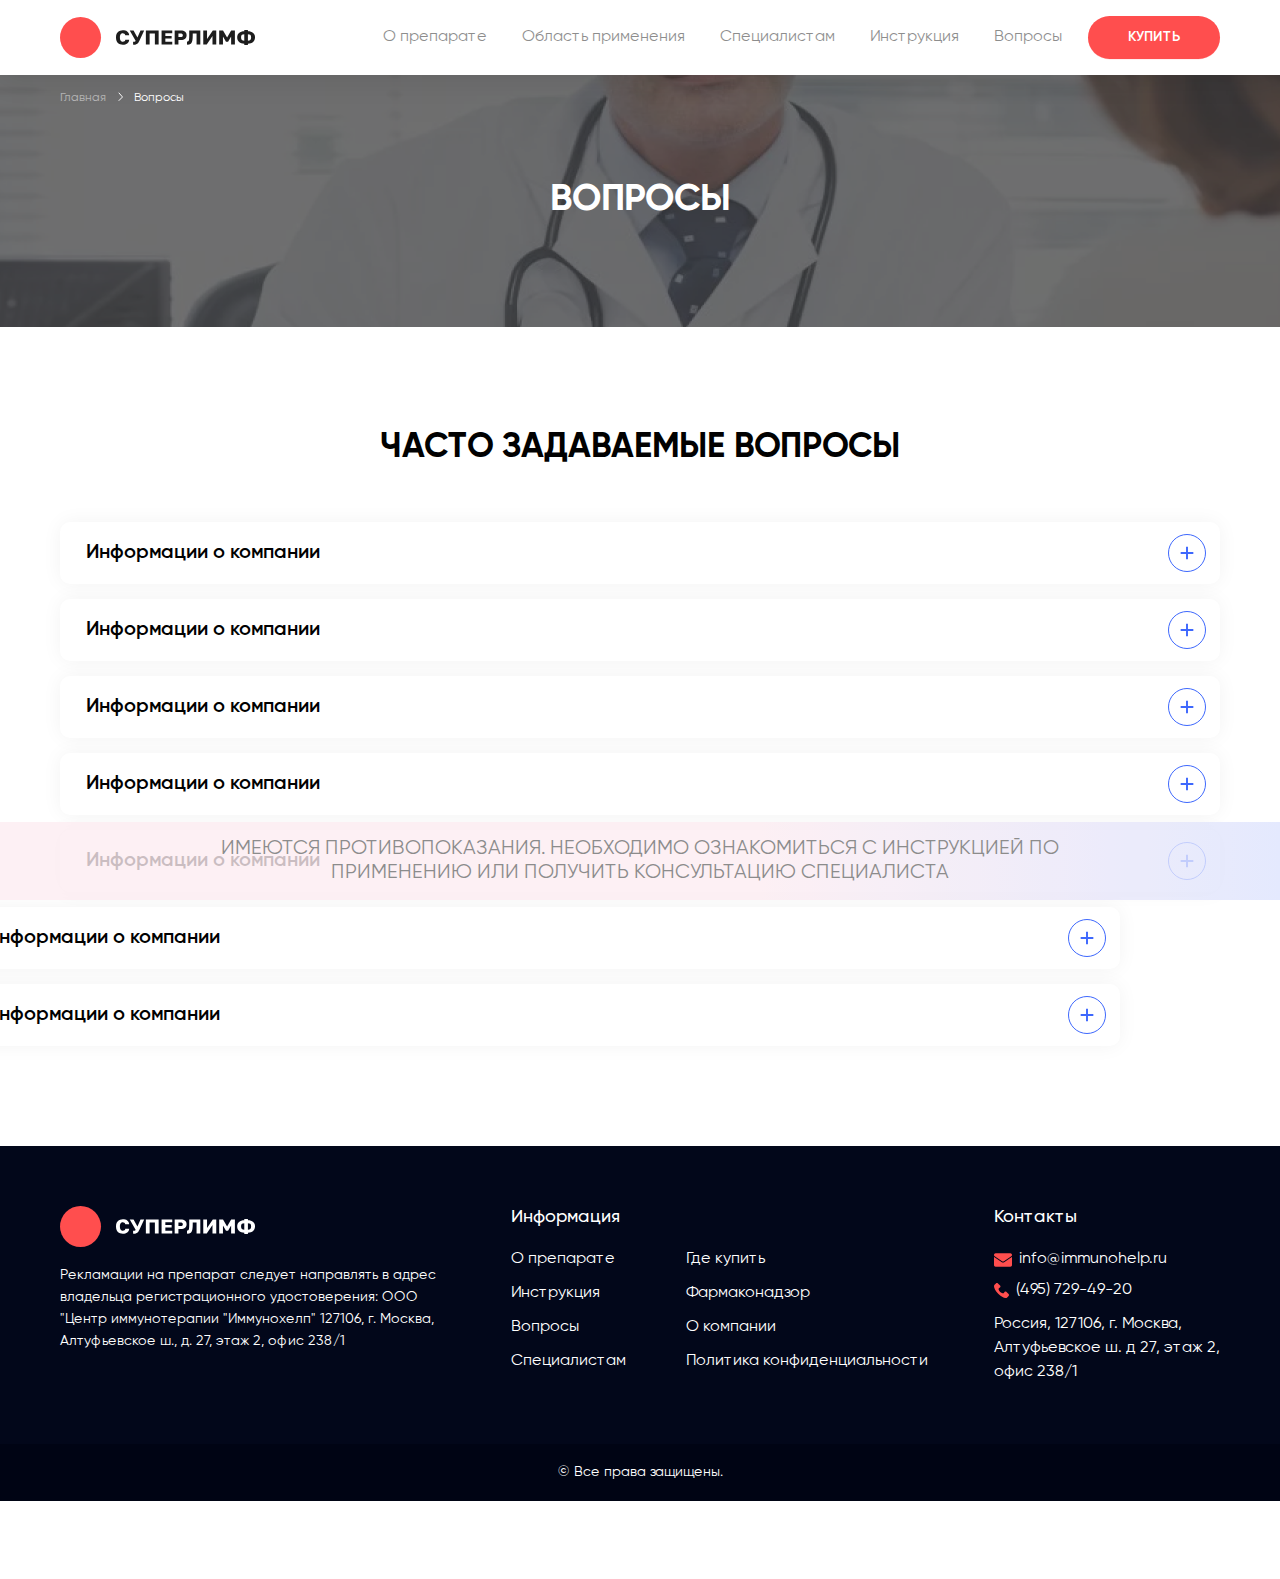
<file: questions.html>
<!DOCTYPE html>
<html lang="en">
  <head>
    <meta http-equiv="Content-Type" content="text/html; charset=utf-8" />
    <meta name="viewport" content="width=device-width" />
    <meta name="format-detection" content="telephone=no" />
    <title>Home</title>

    <link rel="stylesheet" href="./libs/slick/slick.css" />
    <link rel="stylesheet" href="./libs/fancybox/jquery.fancybox.min.css" />
    <link rel="stylesheet" href="css/style.css" />
  </head>

  <body>
    <div class="wrapper">
      <header class="header">
        <div class="container">
          <div class="header__items">
            <a href="index.html" class="header__logo"><img src="images/logo.svg" alt="" /></a>
            <div class="header__item">
              <ul class="header__nav">
                <li><a href="product.html">О препарате</a></li>
                <li><a href="app.zip">Область применения</a></li>
                <li><a href="#modal-special" data-fancybox="">Специалистам</a></li>
                <li><a href="instruction.html">Инструкция</a></li>
                <li><a href="questions.html">Вопросы</a></li>
              </ul>
              <a href="#" class="header__btn"><span>Купить</span></a>
            </div>
            <div class="header__burger">
              <div href="#"><span></span></div>
            </div>
          </div>
        </div>
      </header>

      <section class="showcase-page" style="background-image: url(./images/quest-bg.png)">
        <div class="container">
          <div class="showcase-page__bread">
            <a href="#">Главная</a>
            <span class="showcase-page__bread-line"><img src="images/bread-arrow.svg" alt="" /></span>
            <span>Вопросы</span>
          </div>
          <h2 class="showcase-page__title">Вопросы</h2>
        </div>
      </section>

      <section class="questions">
        <div class="container">
          <div class="questions__title">часто задаваемые вопросы</div>
          <div class="faq__items">
            <div class="faq__item element-animation">
              <div class="faq__header">
                <div class="faq__head">Информации о компании</div>
                <div class="faq__arrow">
                  <img src="images/plus.svg" alt="" />
                  <img src="images/minus.svg" alt="" />
                </div>
              </div>
              <div class="faq__body">
                Проведены клинические исследования, с участием более 2500 человек, в направлениях: Гинекология,
                Репродуктология, Дерматовенерология, Иммунология, Инфекционные болезни, Онкология, Отоларингология,
                Офтальмология, Стоматология, Урология, Андрология, Хирургия, Экспериментальная наука, Эндокринологи
              </div>
            </div>
            <div class="faq__item element-animation">
              <div class="faq__header">
                <div class="faq__head">Информации о компании</div>
                <div class="faq__arrow">
                  <img src="images/plus.svg" alt="" />
                  <img src="images/minus.svg" alt="" />
                </div>
              </div>
              <div class="faq__body">
                Проведены клинические исследования, с участием более 2500 человек, в направлениях: Гинекология,
                Репродуктология, Дерматовенерология, Иммунология, Инфекционные болезни, Онкология, Отоларингология,
                Офтальмология, Стоматология, Урология, Андрология, Хирургия, Экспериментальная наука, Эндокринологи
              </div>
            </div>
            <div class="faq__item element-animation">
              <div class="faq__header">
                <div class="faq__head">Информации о компании</div>
                <div class="faq__arrow">
                  <img src="images/plus.svg" alt="" />
                  <img src="images/minus.svg" alt="" />
                </div>
              </div>
              <div class="faq__body">
                Проведены клинические исследования, с участием более 2500 человек, в направлениях: Гинекология,
                Репродуктология, Дерматовенерология, Иммунология, Инфекционные болезни, Онкология, Отоларингология,
                Офтальмология, Стоматология, Урология, Андрология, Хирургия, Экспериментальная наука, Эндокринологи
              </div>
            </div>
            <div class="faq__item element-animation">
              <div class="faq__header">
                <div class="faq__head">Информации о компании</div>
                <div class="faq__arrow">
                  <img src="images/plus.svg" alt="" />
                  <img src="images/minus.svg" alt="" />
                </div>
              </div>
              <div class="faq__body">
                Проведены клинические исследования, с участием более 2500 человек, в направлениях: Гинекология,
                Репродуктология, Дерматовенерология, Иммунология, Инфекционные болезни, Онкология, Отоларингология,
                Офтальмология, Стоматология, Урология, Андрология, Хирургия, Экспериментальная наука, Эндокринологи
              </div>
            </div>
            <div class="faq__item element-animation">
              <div class="faq__header">
                <div class="faq__head">Информации о компании</div>
                <div class="faq__arrow">
                  <img src="images/plus.svg" alt="" />
                  <img src="images/minus.svg" alt="" />
                </div>
              </div>
              <div class="faq__body">
                Проведены клинические исследования, с участием более 2500 человек, в направлениях: Гинекология,
                Репродуктология, Дерматовенерология, Иммунология, Инфекционные болезни, Онкология, Отоларингология,
                Офтальмология, Стоматология, Урология, Андрология, Хирургия, Экспериментальная наука, Эндокринологи
              </div>
            </div>
            <div class="faq__item element-animation">
              <div class="faq__header">
                <div class="faq__head">Информации о компании</div>
                <div class="faq__arrow">
                  <img src="images/plus.svg" alt="" />
                  <img src="images/minus.svg" alt="" />
                </div>
              </div>
              <div class="faq__body">
                Проведены клинические исследования, с участием более 2500 человек, в направлениях: Гинекология,
                Репродуктология, Дерматовенерология, Иммунология, Инфекционные болезни, Онкология, Отоларингология,
                Офтальмология, Стоматология, Урология, Андрология, Хирургия, Экспериментальная наука, Эндокринологи
              </div>
            </div>
            <div class="faq__item element-animation">
              <div class="faq__header">
                <div class="faq__head">Информации о компании</div>
                <div class="faq__arrow">
                  <img src="images/plus.svg" alt="" />
                  <img src="images/minus.svg" alt="" />
                </div>
              </div>
              <div class="faq__body">
                Проведены клинические исследования, с участием более 2500 человек, в направлениях: Гинекология,
                Репродуктология, Дерматовенерология, Иммунология, Инфекционные болезни, Онкология, Отоларингология,
                Офтальмология, Стоматология, Урология, Андрология, Хирургия, Экспериментальная наука, Эндокринологи
              </div>
            </div>
          </div>
        </div>
      </section>

      <footer class="footer">
        <div class="container">
          <div class="footer__items">
            <div class="footer__start">
              <a href="index.html" class="footer__logo">
                <img src="images/logo-footer.svg" alt="" />
              </a>
              <div class="footer__info">
                Рекламации на препарат следует направлять в адрес владельца регистрационного удостоверения: ООО "Центр
                иммунотерапии "Иммунохелп" 127106, г. Москва, Алтуфьевское ш., д. 27, этаж 2, офис 238/1
              </div>
            </div>
            <div class="footer__item">
              <div class="footer__head">Информация</div>
              <div class="footer__lists">
                <ul class="footer__list">
                  <li><a href="product.html">О препарате</a></li>
                  <li><a href="instruction.html">Инструкция</a></li>
                  <li><a href="questions.html">Вопросы</a></li>
                  <li><a href="#modal-special" data-fancybox="">Специалистам</a></li>
                </ul>
                <ul class="footer__list">
                  <li><a href="buy.html">Где купить</a></li>
                  <li><a href="#">Фармаконадзор</a></li>
                  <li><a href="product.html">О компании</a></li>
                  <li><a href="#">Политика конфиденциальности</a></li>
                </ul>
              </div>
            </div>
            <div class="footer__end">
              <div class="footer__head">Контакты</div>
              <div class="footer__contacts">
                <a href="mailto:info@immunohelp.ru"><img src="images/footer-1.svg" alt="" />info@immunohelp.ru</a>
                <a href="tel:(495) 729-49-20"><img src="images/footer-2.svg" alt="" />(495) 729-49-20</a>
              </div>
              <div class="footer__adres">Россия, 127106, г. Москва, Алтуфьевское ш. д 27, этаж 2, офис 238/1</div>
            </div>
          </div>
        </div>
      </footer>
      <div class="footer-end">© Все права защищены.</div>

      <div class="fixed">
        <p>
          Имеются противопоказания. Необходимо ознакомиться с инструкцией по применению или получить консультацию
          специалиста
        </p>
      </div>

      <a class="top_button" href="#" style="display: none"
        ><span><img src="images/arrow-up-solid-min.svg" alt="" /></span
      ></a>
    </div>

    <div class="modal-special" id="modal-special" style="display: none;">
      <div class="modal-special__inner">
      <div class="modal-special__strong" data-fancybox-close="">
          <img src="images/modal_strong.svg" alt="" />
        </div>
        <div class="modal-special__title">Специалистам</div>
        <div class="modal-special__text">
          Раздел содержит информацию, предназначенную для специалистов в области медицины и фармации. Просим
          подтвердить, что Вы обладаете соответствующей квалификацией.
        </div>
<a href="specialist.html" class="modal-special__btn"><span>Да я сПециалист</span></a>
      </div>
    </div>

    <script src="./libs/jquery/jquery-3.6.0.min.js"></script>
    <script src="./libs/slick/slick.min.js"></script>
    <script src="./libs/fancybox/jquery.fancybox.min.js"></script>
    <script>
      ;(function () {
        var supportsPassive = eventListenerOptionsSupported()

        if (supportsPassive) {
          var addEvent = EventTarget.prototype.addEventListener
          overwriteAddEvent(addEvent)
        }

        function overwriteAddEvent(superMethod) {
          var defaultOptions = {
            passive: true,
            capture: false,
          }

          EventTarget.prototype.addEventListener = function (type, listener, options) {
            var usesListenerOptions = typeof options === 'object'
            var useCapture = usesListenerOptions ? options.capture : options

            options = usesListenerOptions ? options : {}
            options.passive = options.passive !== undefined ? options.passive : defaultOptions.passive
            options.capture = useCapture !== undefined ? useCapture : defaultOptions.capture

            superMethod.call(this, type, listener, options)
          }
        }

        function eventListenerOptionsSupported() {
          var supported = false
          try {
            var opts = Object.defineProperty({}, 'passive', {
              get: function () {
                supported = true
              },
            })
            window.addEventListener('test', null, opts)
          } catch (e) {}

          return supported
        }
      })()
    </script>
    <script src="js/main.js"></script>
  </body>
</html>
</file>
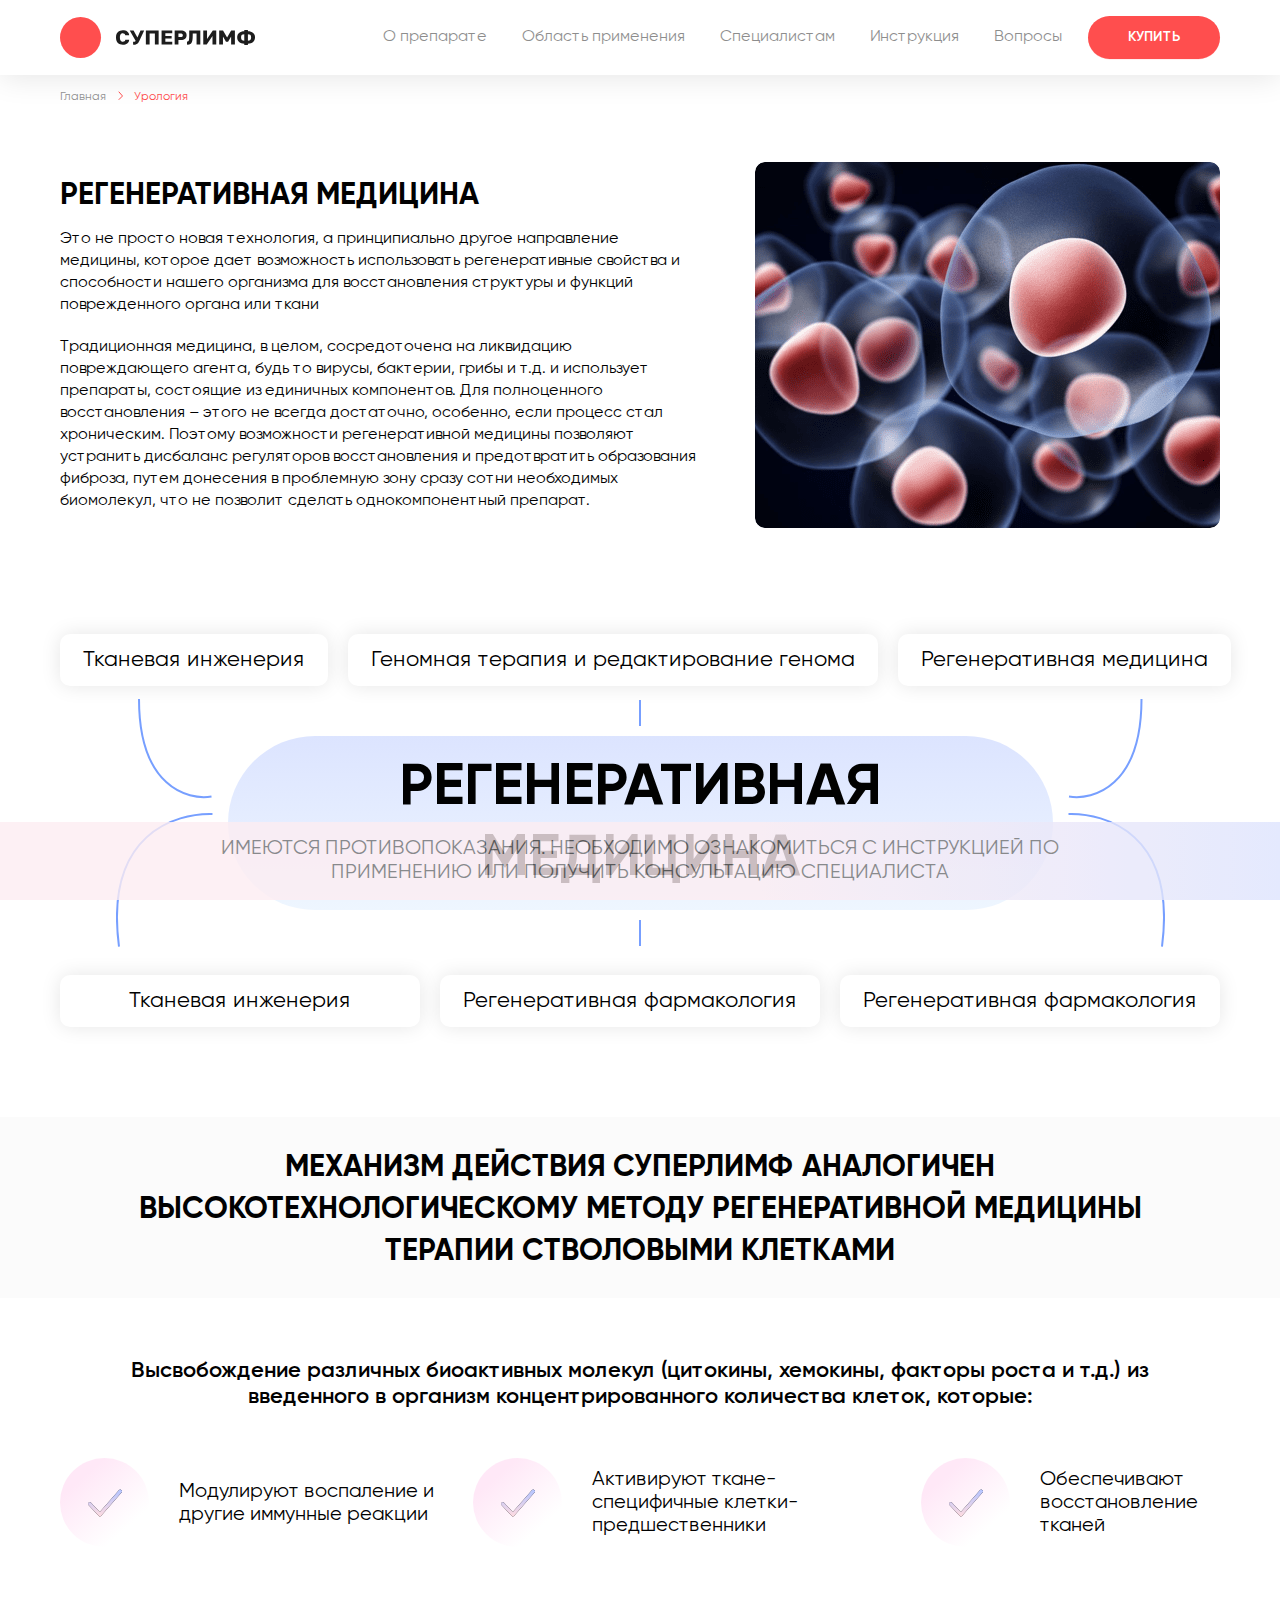
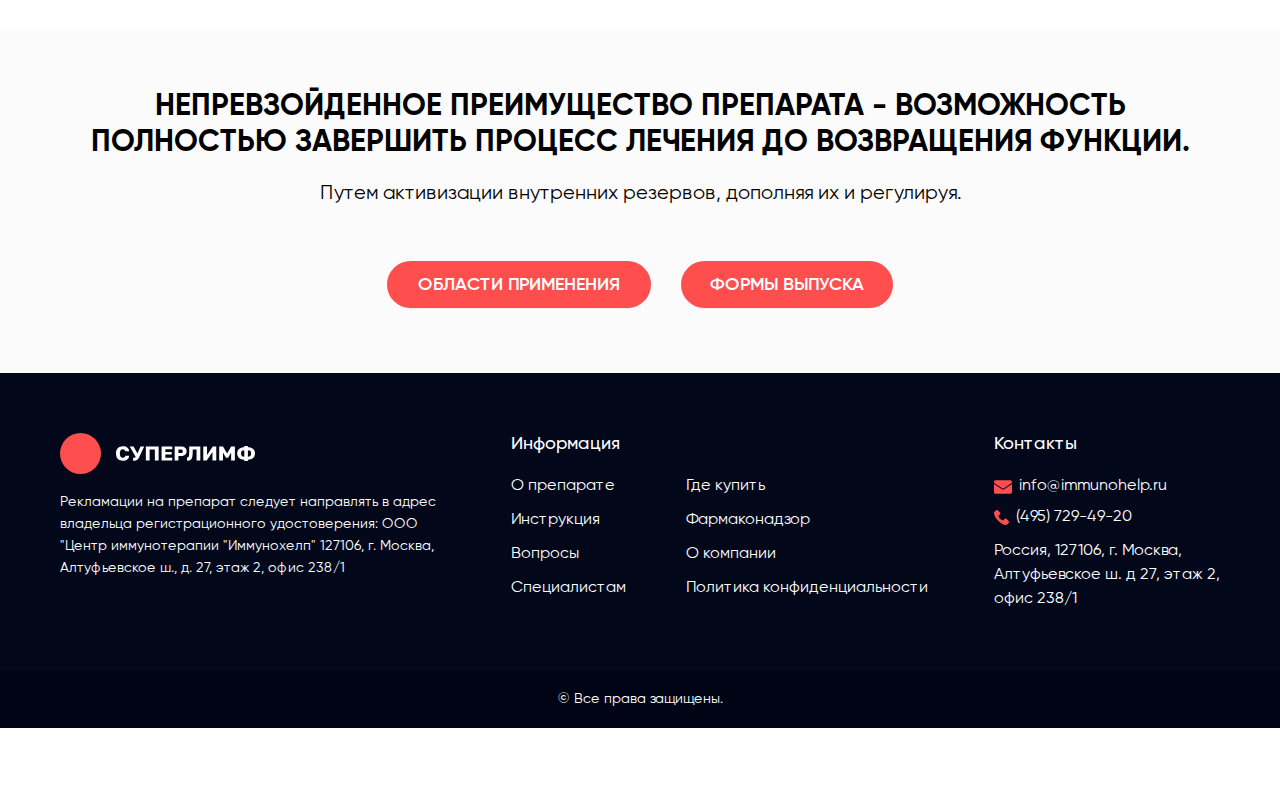
<file: regeneration.html>
<!DOCTYPE html>
<html lang="en">
  <head>
    <meta http-equiv="Content-Type" content="text/html; charset=utf-8" />
    <meta name="viewport" content="width=device-width" />
    <meta name="format-detection" content="telephone=no" />
    <title>Home</title>

    <link rel="stylesheet" href="./libs/slick/slick.css" />
    <link rel="stylesheet" href="./libs/fancybox/jquery.fancybox.min.css" />
    <link rel="stylesheet" href="css/style.css" />
  </head>

  <body>
    <div class="wrapper">
      <header class="header">
        <div class="container">
          <div class="header__items">
            <a href="index.html" class="header__logo"><img src="images/logo.svg" alt="" /></a>
            <div class="header__item">
              <ul class="header__nav">
                <li><a href="product.html">О препарате</a></li>
                <li><a href="app.zip">Область применения</a></li>
                <li><a href="#modal-special" data-fancybox="">Специалистам</a></li>
                <li><a href="instruction.html">Инструкция</a></li>
                <li><a href="questions.html">Вопросы</a></li>
              </ul>
              <a href="#" class="header__btn"><span>Купить</span></a>
            </div>
            <div class="header__burger">
              <div href="#"><span></span></div>
            </div>
          </div>
        </div>
      </header>

      <section class="bread">
        <div class="container">
          <div class="showcase-page__bread">
            <a href="#">Главная</a>
            <span class="showcase-page__bread-line"><img src="images/bread-arrow-red.svg" alt="" /></span>
            <span>Урология</span>
          </div>
        </div>
      </section>

      <section class="regen-showcase">
        <div class="container">
          <div class="regen-showcase__items">
            <div class="regen-showcase__item">
              <div class="regen-showcase__title">Регенеративная медицина</div>
              <div class="regen-showcase__info">
                <p>
                  Это не просто новая технология, а принципиально другое направление медицины, которое дает возможность
                  использовать регенеративные свойства и способности нашего организма для восстановления структуры и
                  функций поврежденного органа или ткани
                </p>
                <p>
                  Традиционная медицина, в целом, сосредоточена на ликвидацию повреждающего агента, будь то вирусы,
                  бактерии, грибы и т.д. и использует препараты, состоящие из единичных компонентов. Для полноценного
                  восстановления – этого не всегда достаточно, особенно, если процесс стал хроническим. Поэтому
                  возможности регенеративной медицины позволяют устранить дисбаланс регуляторов восстановления и
                  предотвратить образования фиброза, путем донесения в проблемную зону сразу сотни необходимых
                  биомолекул, что не позволит сделать однокомпонентный препарат.
                </p>
              </div>
            </div>
            <div class="regen-showcase__image">
              <picture>
                <source srcset="images/regeneration-1.webp" type="image/webp" />
                <source srcset="images/regeneration-1.png" type="image/png" />
                <img src="images/regeneration-1.png" alt="" />
              </picture>
            </div>
          </div>
        </div>
      </section>

      <section class="regen-scheme">
        <div class="container">
          <div class="regen-scheme__content">
            <div class="regen-scheme__items">
              <div class="regen-scheme__item">Тканевая инженерия</div>
              <div class="regen-scheme__item">Геномная терапия и редактирование генома</div>
              <div class="regen-scheme__item">Регенеративная медицина</div>
            </div>
            <div class="regen-scheme__center">
              Регенеративная медицина
              <div class="regen-scheme__image regen-scheme__image-first">
                <img src="images/regeneration-1.svg" alt="" />
              </div>
              <div class="regen-scheme__image regen-scheme__image-second">
                <img src="images/regeneration-2.svg" alt="" />
              </div>
              <div class="regen-scheme__image regen-scheme__image-third">
                <img src="images/regeneration-3.svg" alt="" />
              </div>
              <div class="regen-scheme__image regen-scheme__image-foure">
                <img src="images/regeneration-4.svg" alt="" />
              </div>
            </div>
            <div class="regen-scheme__items">
              <div class="regen-scheme__item">Тканевая инженерия</div>
              <div class="regen-scheme__item">Регенеративная фармакология</div>
              <div class="regen-scheme__item">Регенеративная фармакология</div>
            </div>
          </div>
        </div>
      </section>

      <section class="banner-light banner-regeneration">
        <div class="container">
          <p>
            Механизм действия Суперлимф аналогичен высокотехнологическому методу регенеративной медицины терапии
            стволовыми клетками
          </p>
        </div>
      </section>

      <section class="regen-list">
        <div class="container">
          <div class="regen-list__title">
            Высвобождение различных биоактивных молекул (цитокины, хемокины, факторы роста и т.д.) из введенного в
            организм концентрированного количества клеток, которые:
          </div>
          <div class="regen-list__items">
            <div class="regen-list__item">
              <div class="regen-list__image">
                <img src="images/application-ok-min.svg" alt="" />
              </div>
              <div class="regen-list__text">Модулируют воспаление и другие иммунные реакции</div>
            </div>
            <div class="regen-list__item">
              <div class="regen-list__image">
                <img src="images/application-ok-min.svg" alt="" />
              </div>
              <div class="regen-list__text">Активируют ткане-специфичные клетки-предшественники</div>
            </div>
            <div class="regen-list__item">
              <div class="regen-list__image">
                <img src="images/application-ok-min.svg" alt="" />
              </div>
              <div class="regen-list__text">Обеспечивают восстановление тканей</div>
            </div>
          </div>
        </div>
      </section>

      <section class="regen-advant">
        <div class="container">
          <div class="regen-advant__title">
            Непревзойденное преимущество препарата - возможность полностью завершить процесс лечения до возвращения
            функции.
          </div>
          <div class="regen-advant__text">Путем активизации внутренних резервов, дополняя их и регулируя.</div>
          <div class="regen-advant__btns">
            <a href="#" class="regen-advant__btn"><span>Области применения</span></a>
            <a href="#" class="regen-advant__btn"><span>Формы выпуска</span></a>
          </div>
        </div>
      </section>

      <footer class="footer">
        <div class="container">
          <div class="footer__items">
            <div class="footer__start">
              <a href="index.html" class="footer__logo">
                <img src="images/logo-footer.svg" alt="" />
              </a>
              <div class="footer__info">
                Рекламации на препарат следует направлять в адрес владельца регистрационного удостоверения: ООО "Центр
                иммунотерапии "Иммунохелп" 127106, г. Москва, Алтуфьевское ш., д. 27, этаж 2, офис 238/1
              </div>
            </div>
            <div class="footer__item">
              <div class="footer__head">Информация</div>
              <div class="footer__lists">
                <ul class="footer__list">
                  <li><a href="#">О препарате</a></li>
                  <li><a href="#">Инструкция</a></li>
                  <li><a href="#">Вопросы</a></li>
                  <li><a href="#">Специалистам</a></li>
                </ul>
                <ul class="footer__list">
                  <li><a href="#">Где купить</a></li>
                  <li><a href="#">Фармаконадзор</a></li>
                  <li><a href="#">О компании</a></li>
                  <li><a href="#">Политика конфиденциальности</a></li>
                </ul>
              </div>
            </div>
            <div class="footer__end">
              <div class="footer__head">Контакты</div>
              <div class="footer__contacts">
                <a href="mailto:info@immunohelp.ru"><img src="images/footer-1.svg" alt="" />info@immunohelp.ru</a>
                <a href="tel:(495) 729-49-20"><img src="images/footer-2.svg" alt="" />(495) 729-49-20</a>
              </div>
              <div class="footer__adres">Россия, 127106, г. Москва, Алтуфьевское ш. д 27, этаж 2, офис 238/1</div>
            </div>
          </div>
        </div>
      </footer>
      <div class="footer-end">© Все права защищены.</div>

      <div class="fixed">
        <p>
          Имеются противопоказания. Необходимо ознакомиться с инструкцией по применению или получить консультацию
          специалиста
        </p>
      </div>

      <a class="top_button" href="#" style="display: none"
        ><span><img src="images/arrow-up-solid-min.svg" alt="" /></span
      ></a>
    </div>

    <div class="modal-special" id="modal-special" style="display: none;">
      <div class="modal-special__inner">
      <div class="modal-special__strong" data-fancybox-close="">
          <img src="images/modal_strong.svg" alt="" />
        </div>
        <div class="modal-special__title">Специалистам</div>
        <div class="modal-special__text">
          Раздел содержит информацию, предназначенную для специалистов в области медицины и фармации. Просим
          подтвердить, что Вы обладаете соответствующей квалификацией.
        </div>
<a href="specialist.html" class="modal-special__btn"><span>Да я сПециалист</span></a>
      </div>
    </div>

    <script src="./libs/jquery/jquery-3.6.0.min.js"></script>
    <script src="./libs/slick/slick.min.js"></script>
    <script src="./libs/fancybox/jquery.fancybox.min.js"></script>
    <script>
      ;(function () {
        var supportsPassive = eventListenerOptionsSupported()

        if (supportsPassive) {
          var addEvent = EventTarget.prototype.addEventListener
          overwriteAddEvent(addEvent)
        }

        function overwriteAddEvent(superMethod) {
          var defaultOptions = {
            passive: true,
            capture: false,
          }

          EventTarget.prototype.addEventListener = function (type, listener, options) {
            var usesListenerOptions = typeof options === 'object'
            var useCapture = usesListenerOptions ? options.capture : options

            options = usesListenerOptions ? options : {}
            options.passive = options.passive !== undefined ? options.passive : defaultOptions.passive
            options.capture = useCapture !== undefined ? useCapture : defaultOptions.capture

            superMethod.call(this, type, listener, options)
          }
        }

        function eventListenerOptionsSupported() {
          var supported = false
          try {
            var opts = Object.defineProperty({}, 'passive', {
              get: function () {
                supported = true
              },
            })
            window.addEventListener('test', null, opts)
          } catch (e) {}

          return supported
        }
      })()
    </script>
    <script src="js/main.js"></script>
  </body>
</html>
</file>
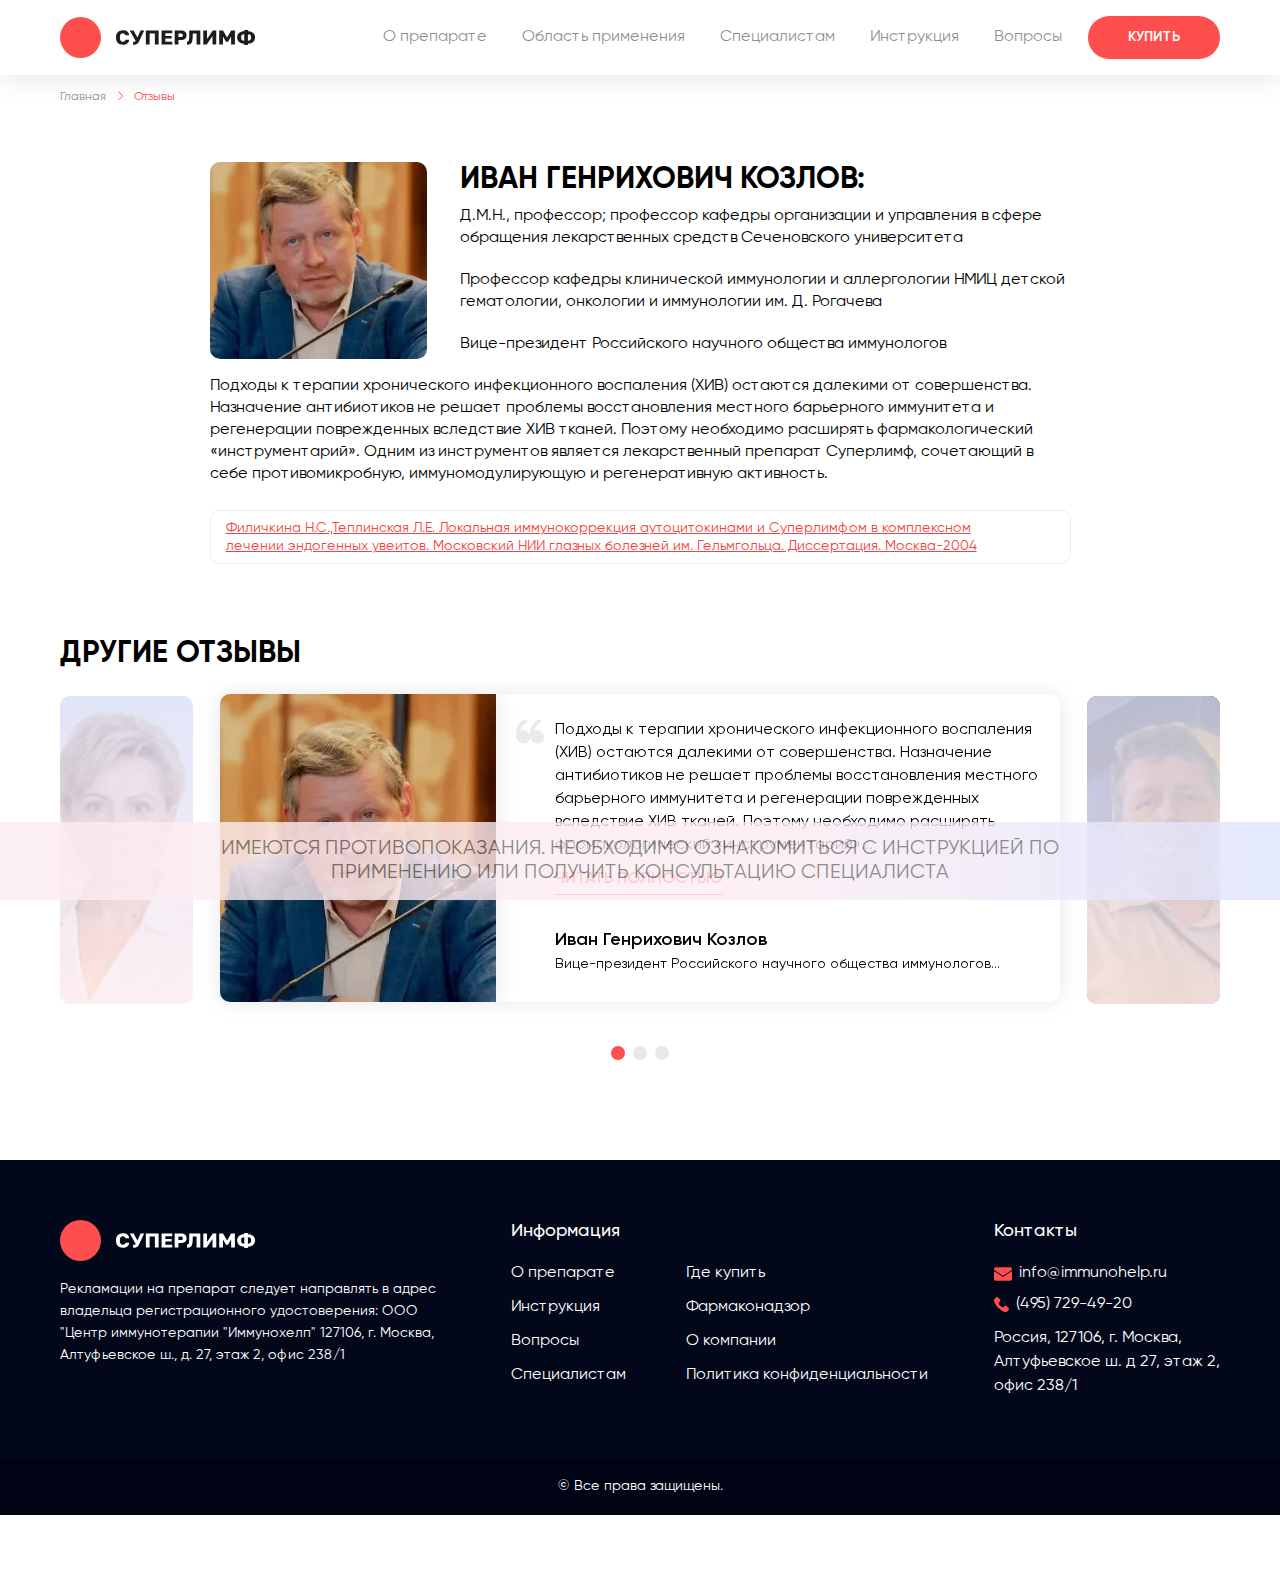
<file: reviews.html>
<!DOCTYPE html>
<html lang="en">
  <head>
    <meta http-equiv="Content-Type" content="text/html; charset=utf-8" />
    <meta name="viewport" content="width=device-width" />
    <meta name="format-detection" content="telephone=no" />
    <title>Home</title>

    <link rel="stylesheet" href="./libs/slick/slick.css" />
    <link rel="stylesheet" href="./libs/fancybox/jquery.fancybox.min.css" />
    <link rel="stylesheet" href="css/style.css" />
  </head>

  <body>
    <div class="wrapper">
      <header class="header">
        <div class="container">
          <div class="header__items">
            <a href="index.html" class="header__logo"><img src="images/logo.svg" alt="" /></a>
            <div class="header__item">
              <ul class="header__nav">
                <li><a href="product.html">О препарате</a></li>
                <li><a href="app.zip">Область применения</a></li>
                <li><a href="#modal-special" data-fancybox="">Специалистам</a></li>
                <li><a href="instruction.html">Инструкция</a></li>
                <li><a href="questions.html">Вопросы</a></li>
              </ul>
              <a href="#" class="header__btn"><span>Купить</span></a>
            </div>
            <div class="header__burger">
              <div href="#"><span></span></div>
            </div>
          </div>
        </div>
      </header>

      <section class="bread">
        <div class="container">
          <div class="showcase-page__bread">
            <a href="#">Главная</a>
            <span class="showcase-page__bread-line"><img src="images/bread-arrow-red.svg" alt="" /></span>
            <span>Отзывы</span>
          </div>
        </div>
      </section>

      <section class="reviews-page">
        <div class="container">
          <div class="reviews-page__content">
            <div class="reviews-page__items">
              <div class="reviews-page__image">
                <img src="images/review-1.jpg" alt="" />
              </div>
              <h3>Иван Генрихович Козлов:</h3>
              <p>
                Д.М.Н., профессор; профессор кафедры организации и управления в сфере обращения лекарственных средств
                Сеченовского университета
              </p>
              <p>
                Профессор кафедры клинической иммунологии и аллергологии НМИЦ детской гематологии, онкологии и
                иммунологии им. Д. Рогачева
              </p>
              <p>Вице-президент Российского научного общества иммунологов</p>
              <p>
                Подходы к терапии хронического инфекционного воспаления (ХИВ) остаются далекими от совершенства.
                Назначение антибиотиков не решает проблемы восстановления местного барьерного иммунитета и регенерации
                поврежденных вследствие ХИВ тканей. Поэтому необходимо расширять фармакологический «инструментарий».
                Одним из инструментов является лекарственный препарат Суперлимф, сочетающий в себе противомикробную,
                иммуномодулирующую и регенеративную активность.
              </p>
            </div>
            <a href="images/review-1.jpg" download="images/review-1.jpg" class="reviews-page__file">
              Филичкина Н.С.,Теплинская Л.Е. Локальная иммунокоррекция аутоцитокинами и Суперлимфом в комплексном
              лечении эндогенных увеитов. Московский НИИ глазных болезней им. Гельмгольца. Диссертация. Москва-2004
            </a>
          </div>
          <div class="reviews-page__subtitle">Другие отзывы</div>
          <div class="reviews__inner">
            <div class="reviews__prev">
              <img src="" alt="" />
            </div>
            <div class="reviews__items">
              <div class="reviews__item">
                <div class="reviews__item-inner">
                  <div class="reviews__image">
                    <img src="images/review-1.jpg" alt="" />
                  </div>
                  <div class="reviews__content">
                    <div class="reviews__info">
                      Подходы к терапии хронического инфекционного воспаления (ХИВ) остаются далекими от совершенства.
                      Назначение антибиотиков не решает проблемы восстановления местного барьерного иммунитета и
                      регенерации поврежденных вследствие ХИВ тканей. Поэтому необходимо расширять фармакологический
                      «инструментарий»...
                    </div>
                    <a href="#" class="reviews__link"> Читать полностью </a>
                    <div class="reviews__end">
                      <div class="reviews__end-head">Иван Генрихович Козлов</div>
                      <div class="reviews__end-text">Вице-президент Российского научного общества иммунологов...</div>
                    </div>
                  </div>
                </div>
              </div>
              <div class="reviews__item">
                <div class="reviews__item-inner">
                  <div class="reviews__image">
                    <img src="images/review-2.jpg" alt="" />
                  </div>
                  <div class="reviews__content">
                    <div class="reviews__info">
                      Подходы к терапии хронического инфекционного воспаления (ХИВ) остаются далекими от совершенства.
                      Назначение антибиотиков не решает проблемы восстановления местного барьерного иммунитета и
                      регенерации поврежденных вследствие ХИВ тканей. Поэтому необходимо расширять фармакологический
                      «инструментарий»...
                    </div>
                    <a href="#" class="reviews__link"> Читать полностью </a>
                    <div class="reviews__end">
                      <div class="reviews__end-head">Иван Генрихович Козлов</div>
                      <div class="reviews__end-text">Вице-президент Российского научного общества иммунологов...</div>
                    </div>
                  </div>
                </div>
              </div>
              <div class="reviews__item">
                <div class="reviews__item-inner">
                  <div class="reviews__image">
                    <img src="images/review-3.jpg" alt="" />
                  </div>
                  <div class="reviews__content">
                    <div class="reviews__info">
                      Подходы к терапии хронического инфекционного воспаления (ХИВ) остаются далекими от совершенства.
                      Назначение антибиотиков не решает проблемы восстановления местного барьерного иммунитета и
                      регенерации поврежденных вследствие ХИВ тканей. Поэтому необходимо расширять фармакологический
                      «инструментарий»...
                    </div>
                    <a href="#" class="reviews__link"> Читать полностью </a>
                    <div class="reviews__end">
                      <div class="reviews__end-head">Иван Генрихович Козлов</div>
                      <div class="reviews__end-text">Вице-президент Российского научного общества иммунологов...</div>
                    </div>
                  </div>
                </div>
              </div>
            </div>
            <div class="reviews__next">
              <img src="" alt="" />
            </div>
          </div>
        </div>
      </section>

      <footer class="footer">
        <div class="container">
          <div class="footer__items">
            <div class="footer__start">
              <a href="index.html" class="footer__logo">
                <img src="images/logo-footer.svg" alt="" />
              </a>
              <div class="footer__info">
                Рекламации на препарат следует направлять в адрес владельца регистрационного удостоверения: ООО "Центр
                иммунотерапии "Иммунохелп" 127106, г. Москва, Алтуфьевское ш., д. 27, этаж 2, офис 238/1
              </div>
            </div>
            <div class="footer__item">
              <div class="footer__head">Информация</div>
              <div class="footer__lists">
                <ul class="footer__list">
                  <li><a href="product.html">О препарате</a></li>
                  <li><a href="instruction.html">Инструкция</a></li>
                  <li><a href="questions.html">Вопросы</a></li>
                  <li><a href="#modal-special" data-fancybox="">Специалистам</a></li>
                </ul>
                <ul class="footer__list">
                  <li><a href="buy.html">Где купить</a></li>
                  <li><a href="#">Фармаконадзор</a></li>
                  <li><a href="product.html">О компании</a></li>
                  <li><a href="#">Политика конфиденциальности</a></li>
                </ul>
              </div>
            </div>
            <div class="footer__end">
              <div class="footer__head">Контакты</div>
              <div class="footer__contacts">
                <a href="mailto:info@immunohelp.ru"><img src="images/footer-1.svg" alt="" />info@immunohelp.ru</a>
                <a href="tel:(495) 729-49-20"><img src="images/footer-2.svg" alt="" />(495) 729-49-20</a>
              </div>
              <div class="footer__adres">Россия, 127106, г. Москва, Алтуфьевское ш. д 27, этаж 2, офис 238/1</div>
            </div>
          </div>
        </div>
      </footer>
      <div class="footer-end">© Все права защищены.</div>

      <div class="fixed">
        <p>
          Имеются противопоказания. Необходимо ознакомиться с инструкцией по применению или получить консультацию
          специалиста
        </p>
      </div>

      <a class="top_button" href="#" style="display: none"
        ><span><img src="images/arrow-up-solid-min.svg" alt="" /></span
      ></a>
    </div>


    <div class="modal-special" id="modal-special" style="display: none;">
      <div class="modal-special__inner">
      <div class="modal-special__strong" data-fancybox-close="">
          <img src="images/modal_strong.svg" alt="" />
        </div>
        <div class="modal-special__title">Специалистам</div>
        <div class="modal-special__text">
          Раздел содержит информацию, предназначенную для специалистов в области медицины и фармации. Просим
          подтвердить, что Вы обладаете соответствующей квалификацией.
        </div>
<a href="specialist.html" class="modal-special__btn"><span>Да я сПециалист</span></a>
      </div>
    </div>

    <script src="./libs/jquery/jquery-3.6.0.min.js"></script>
    <script src="./libs/slick/slick.min.js"></script>
    <script src="./libs/fancybox/jquery.fancybox.min.js"></script>
    <script>
      ;(function () {
        var supportsPassive = eventListenerOptionsSupported()

        if (supportsPassive) {
          var addEvent = EventTarget.prototype.addEventListener
          overwriteAddEvent(addEvent)
        }

        function overwriteAddEvent(superMethod) {
          var defaultOptions = {
            passive: true,
            capture: false,
          }

          EventTarget.prototype.addEventListener = function (type, listener, options) {
            var usesListenerOptions = typeof options === 'object'
            var useCapture = usesListenerOptions ? options.capture : options

            options = usesListenerOptions ? options : {}
            options.passive = options.passive !== undefined ? options.passive : defaultOptions.passive
            options.capture = useCapture !== undefined ? useCapture : defaultOptions.capture

            superMethod.call(this, type, listener, options)
          }
        }

        function eventListenerOptionsSupported() {
          var supported = false
          try {
            var opts = Object.defineProperty({}, 'passive', {
              get: function () {
                supported = true
              },
            })
            window.addEventListener('test', null, opts)
          } catch (e) {}

          return supported
        }
      })()
    </script>
    <script src="js/main.js"></script>
  </body>
</html>
</file>
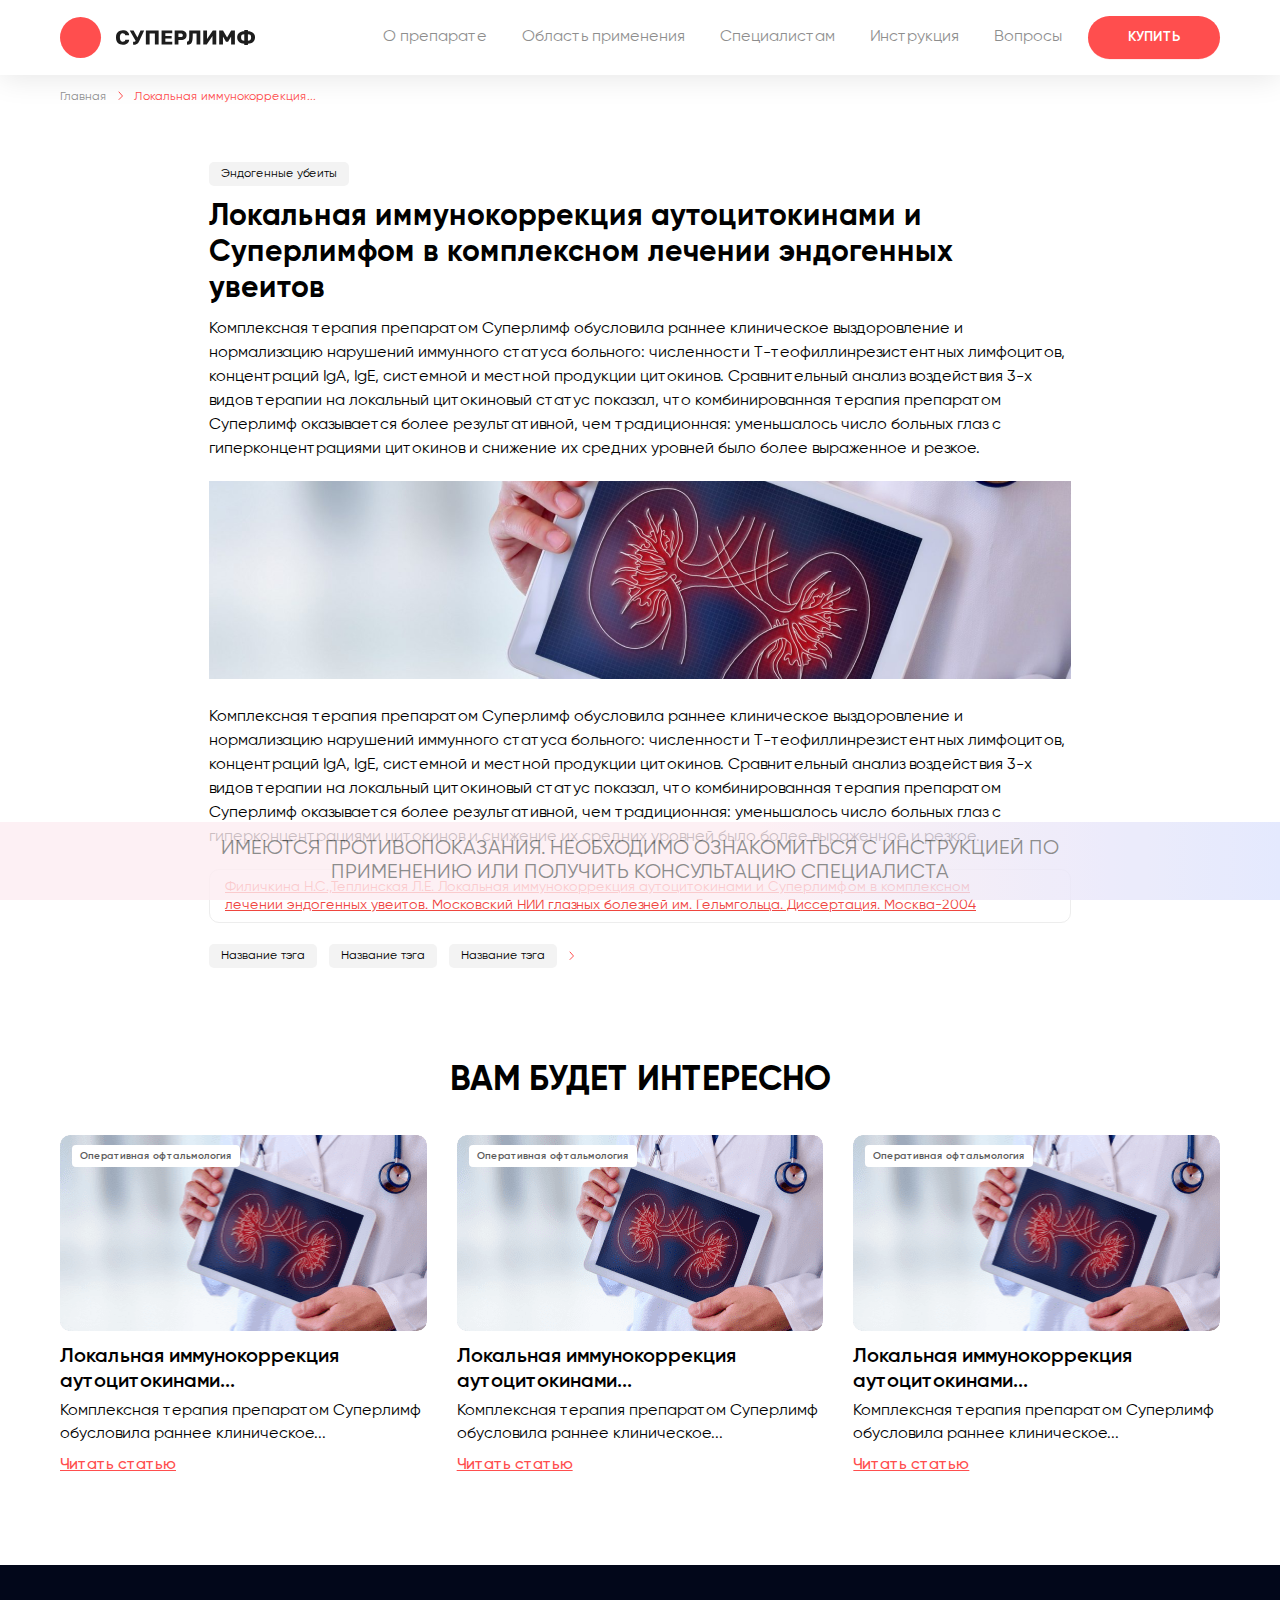
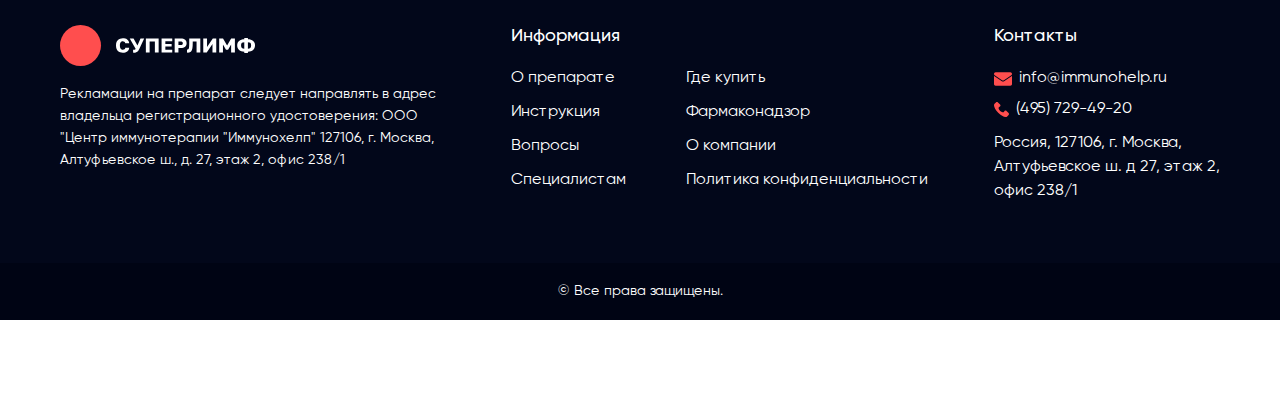
<file: single.html>
<!DOCTYPE html>
<html lang="en">
  <head>
    <meta http-equiv="Content-Type" content="text/html; charset=utf-8" />
    <meta name="viewport" content="width=device-width" />
    <meta name="format-detection" content="telephone=no" />
    <title>Home</title>

    <link rel="stylesheet" href="./libs/slick/slick.css" />
    <link rel="stylesheet" href="./libs/fancybox/jquery.fancybox.min.css" />
    <link rel="stylesheet" href="css/style.css" />
  </head>

  <body>
    <div class="wrapper">
      <header class="header">
        <div class="container">
          <div class="header__items">
            <a href="index.html" class="header__logo"><img src="images/logo.svg" alt="" /></a>
            <div class="header__item">
              <ul class="header__nav">
                <li><a href="product.html">О препарате</a></li>
                <li><a href="app.zip">Область применения</a></li>
                <li><a href="#modal-special" data-fancybox="">Специалистам</a></li>
                <li><a href="instruction.html">Инструкция</a></li>
                <li><a href="questions.html">Вопросы</a></li>
              </ul>
              <a href="#" class="header__btn"><span>Купить</span></a>
            </div>
            <div class="header__burger">
              <div href="#"><span></span></div>
            </div>
          </div>
        </div>
      </header>

      <section class="bread">
        <div class="container">
          <div class="showcase-page__bread">
            <a href="#">Главная</a>
            <span class="showcase-page__bread-line"><img src="images/bread-arrow-red.svg" alt="" /></span>
            <span>Локальная иммунокоррекция...</span>
          </div>
        </div>
      </section>

      <section class="single">
        <div class="container">
          <div class="single__content">
            <div class="single__hash">
                Эндогенные убеиты
            </div>
            <h3>Локальная иммунокоррекция аутоцитокинами и Суперлимфом в комплексном лечении эндогенных увеитов</h3>
            <p>
              Комплексная терапия препаратом Суперлимф обусловила раннее клиническое выздоровление и нормализацию
              нарушений иммунного статуса больного: численности Т-теофиллинрезистентных лимфоцитов, концентраций IgA,
              IgE, системной и местной продукции цитокинов. Сравнительный анализ воздействия 3-х видов терапии на
              локальный цитокиновый статус показал, что комбинированная терапия препаратом Суперлимф оказывается более
              результативной, чем традиционная: уменьшалось число больных глаз с гиперконцентрациями цитокинов и
              снижение их средних уровней было более выраженное и резкое.
            </p>
            <img src="images/single-state.png" alt="" />
            <p>
              Комплексная терапия препаратом Суперлимф обусловила раннее клиническое выздоровление и нормализацию
              нарушений иммунного статуса больного: численности Т-теофиллинрезистентных лимфоцитов, концентраций IgA,
              IgE, системной и местной продукции цитокинов. Сравнительный анализ воздействия 3-х видов терапии на
              локальный цитокиновый статус показал, что комбинированная терапия препаратом Суперлимф оказывается более
              результативной, чем традиционная: уменьшалось число больных глаз с гиперконцентрациями цитокинов и
              снижение их средних уровней было более выраженное и резкое.
            </p>
            <a href="images/review-1.jpg" download="images/review-1.jpg" class="reviews-page__file">
              Филичкина Н.С.,Теплинская Л.Е. Локальная иммунокоррекция аутоцитокинами и Суперлимфом в комплексном
              лечении эндогенных увеитов. Московский НИИ глазных болезней им. Гельмгольца. Диссертация. Москва-2004
            </a>
            <div class="single__tags">
              <a href="#" class="single__tag">Название тэга</a>
              <a href="#" class="single__tag">Название тэга</a>
              <a href="#" class="single__tag">Название тэга</a>
              <img src="images/bread-arrow-red.svg" alt="" />
            </div>
          </div>
        </div>
      </section>


      <section class="single-end">
        <div class="container">
            <div class="single-end__title">Вам будет интересно</div>
            <div class="special-states__items">
                <div class="special-states__item">
                  <div class="special-states__block">
                    <div class="special-states__image">
                      <div class="special-states__category">Оперативная офтальмология</div>
                      <a href="#" class="special-states__image-item">
                        <img src="images/states.png" alt="" />
                      </a>
                    </div>
                    <a href="#" class="special-states__name"> Локальная иммунокоррекция аутоцитокинами... </a>
                    <div class="special-states__text">
                      Комплексная терапия препаратом Суперлимф обусловила раннее клиническое...
                    </div>
                  </div>
                  <a href="#" class="special-states__read"> Читать статью </a>
                </div>
                <div class="special-states__item">
                  <div class="special-states__block">
                    <div class="special-states__image">
                      <div class="special-states__category">Оперативная офтальмология</div>
                      <a href="#" class="special-states__image-item">
                        <img src="images/states.png" alt="" />
                      </a>
                    </div>
                    <a href="#" class="special-states__name"> Локальная иммунокоррекция аутоцитокинами... </a>
                    <div class="special-states__text">
                      Комплексная терапия препаратом Суперлимф обусловила раннее клиническое...
                    </div>
                  </div>
                  <a href="#" class="special-states__read"> Читать статью </a>
                </div>
                <div class="special-states__item">
                  <div class="special-states__block">
                    <div class="special-states__image">
                      <div class="special-states__category">Оперативная офтальмология</div>
                      <a href="#" class="special-states__image-item">
                        <img src="images/states.png" alt="" />
                      </a>
                    </div>
                    <a href="#" class="special-states__name"> Локальная иммунокоррекция аутоцитокинами... </a>
                    <div class="special-states__text">
                      Комплексная терапия препаратом Суперлимф обусловила раннее клиническое...
                    </div>
                  </div>
                  <a href="#" class="special-states__read"> Читать статью </a>
                </div>
             
              </div>
        </div>
      </section>

      <footer class="footer">
        <div class="container">
          <div class="footer__items">
            <div class="footer__start">
              <a href="index.html" class="footer__logo">
                <img src="images/logo-footer.svg" alt="" />
              </a>
              <div class="footer__info">
                Рекламации на препарат следует направлять в адрес владельца регистрационного удостоверения: ООО "Центр
                иммунотерапии "Иммунохелп" 127106, г. Москва, Алтуфьевское ш., д. 27, этаж 2, офис 238/1
              </div>
            </div>
            <div class="footer__item">
              <div class="footer__head">Информация</div>
              <div class="footer__lists">
                <ul class="footer__list">
                  <li><a href="product.html">О препарате</a></li>
                  <li><a href="instruction.html">Инструкция</a></li>
                  <li><a href="questions.html">Вопросы</a></li>
                  <li><a href="#modal-special" data-fancybox="">Специалистам</a></li>
                </ul>
                <ul class="footer__list">
                  <li><a href="buy.html">Где купить</a></li>
                  <li><a href="#">Фармаконадзор</a></li>
                  <li><a href="product.html">О компании</a></li>
                  <li><a href="#">Политика конфиденциальности</a></li>
                </ul>
              </div>
            </div>
            <div class="footer__end">
              <div class="footer__head">Контакты</div>
              <div class="footer__contacts">
                <a href="mailto:info@immunohelp.ru"><img src="images/footer-1.svg" alt="" />info@immunohelp.ru</a>
                <a href="tel:(495) 729-49-20"><img src="images/footer-2.svg" alt="" />(495) 729-49-20</a>
              </div>
              <div class="footer__adres">Россия, 127106, г. Москва, Алтуфьевское ш. д 27, этаж 2, офис 238/1</div>
            </div>
          </div>
        </div>
      </footer>
      <div class="footer-end">© Все права защищены.</div>

      <div class="fixed">
        <p>
          Имеются противопоказания. Необходимо ознакомиться с инструкцией по применению или получить консультацию
          специалиста
        </p>
      </div>

      <a class="top_button" href="#" style="display: none"
        ><span><img src="images/arrow-up-solid-min.svg" alt="" /></span
      ></a>
    </div>

    <div class="modal-special" id="modal-special" style="display: none;">
      <div class="modal-special__inner">
      <div class="modal-special__strong" data-fancybox-close="">
          <img src="images/modal_strong.svg" alt="" />
        </div>
        <div class="modal-special__title">Специалистам</div>
        <div class="modal-special__text">
          Раздел содержит информацию, предназначенную для специалистов в области медицины и фармации. Просим
          подтвердить, что Вы обладаете соответствующей квалификацией.
        </div>
<a href="specialist.html" class="modal-special__btn"><span>Да я сПециалист</span></a>
      </div>
    </div>

    <script src="./libs/jquery/jquery-3.6.0.min.js"></script>
    <script src="./libs/slick/slick.min.js"></script>
    <script src="./libs/fancybox/jquery.fancybox.min.js"></script>
    <script>
      ;(function () {
        var supportsPassive = eventListenerOptionsSupported()

        if (supportsPassive) {
          var addEvent = EventTarget.prototype.addEventListener
          overwriteAddEvent(addEvent)
        }

        function overwriteAddEvent(superMethod) {
          var defaultOptions = {
            passive: true,
            capture: false,
          }

          EventTarget.prototype.addEventListener = function (type, listener, options) {
            var usesListenerOptions = typeof options === 'object'
            var useCapture = usesListenerOptions ? options.capture : options

            options = usesListenerOptions ? options : {}
            options.passive = options.passive !== undefined ? options.passive : defaultOptions.passive
            options.capture = useCapture !== undefined ? useCapture : defaultOptions.capture

            superMethod.call(this, type, listener, options)
          }
        }

        function eventListenerOptionsSupported() {
          var supported = false
          try {
            var opts = Object.defineProperty({}, 'passive', {
              get: function () {
                supported = true
              },
            })
            window.addEventListener('test', null, opts)
          } catch (e) {}

          return supported
        }
      })()
    </script>
    <script src="js/main.js"></script>
  </body>
</html>
</file>
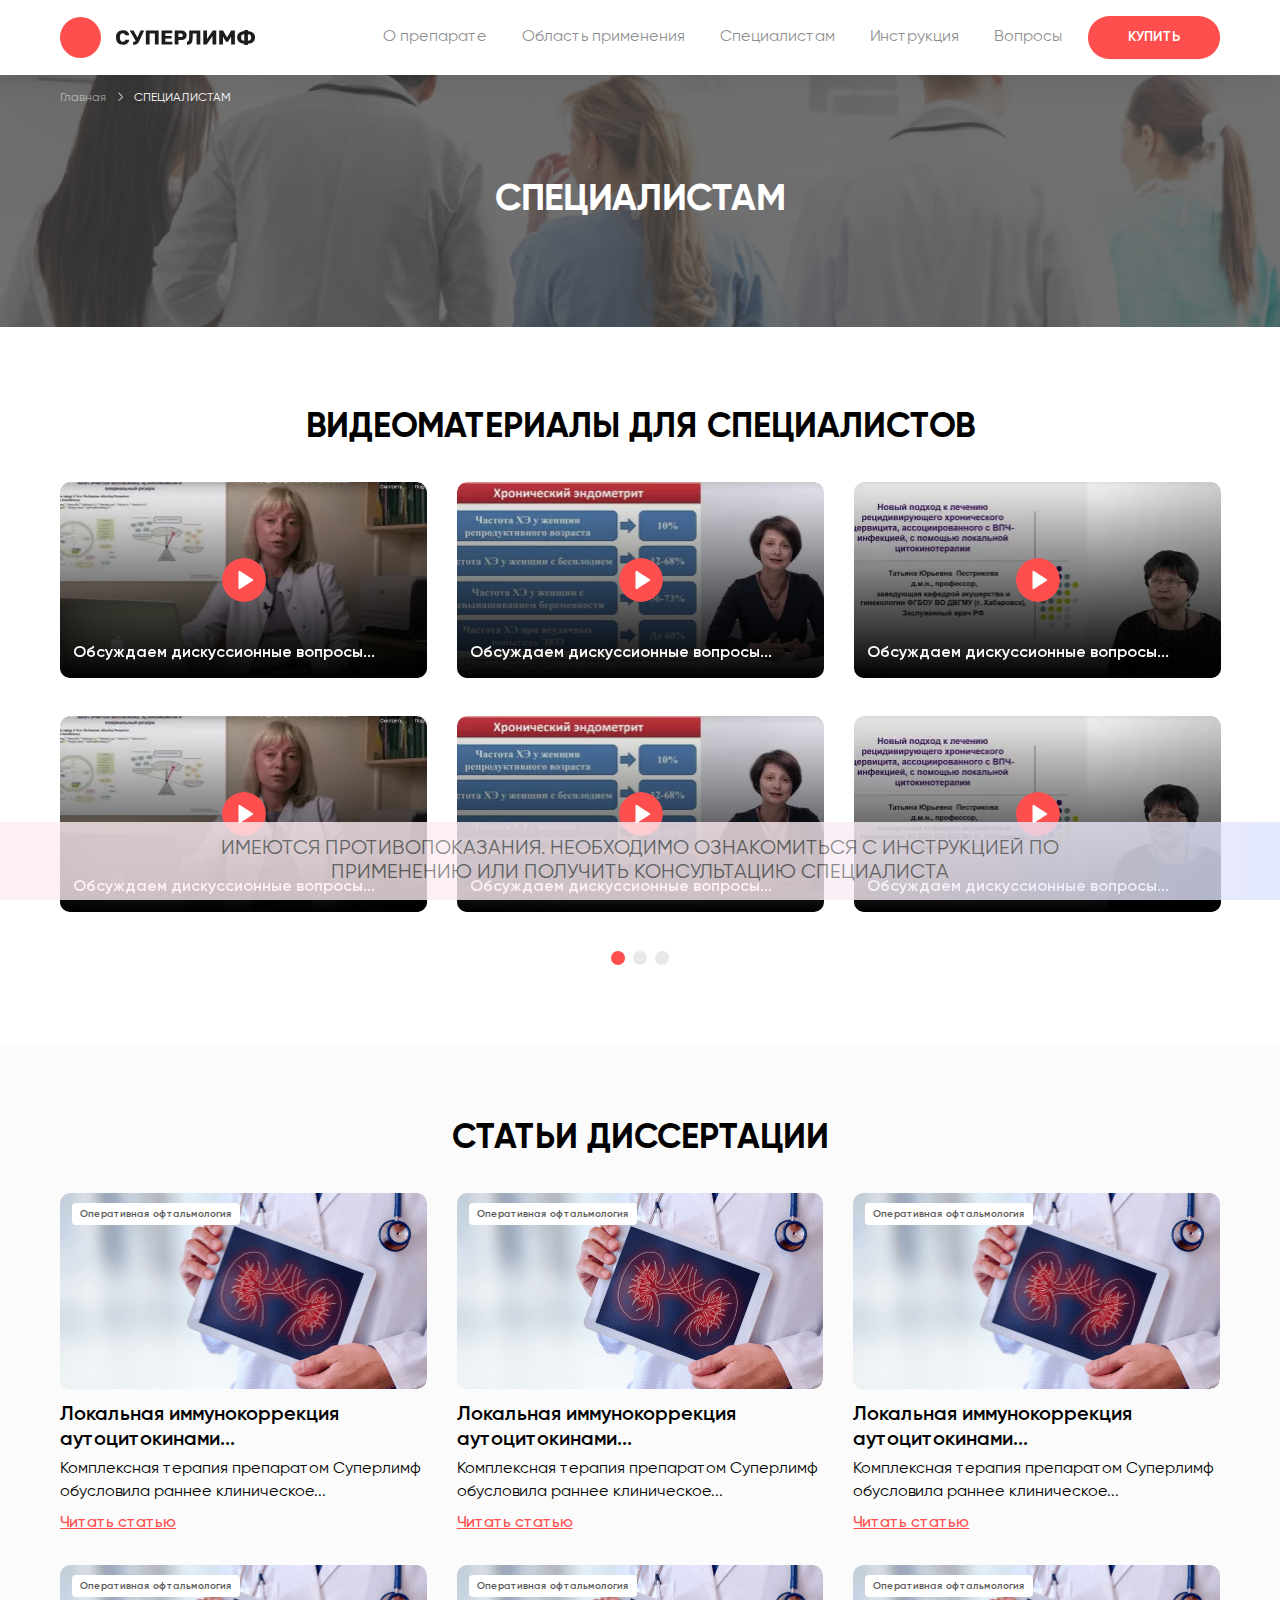
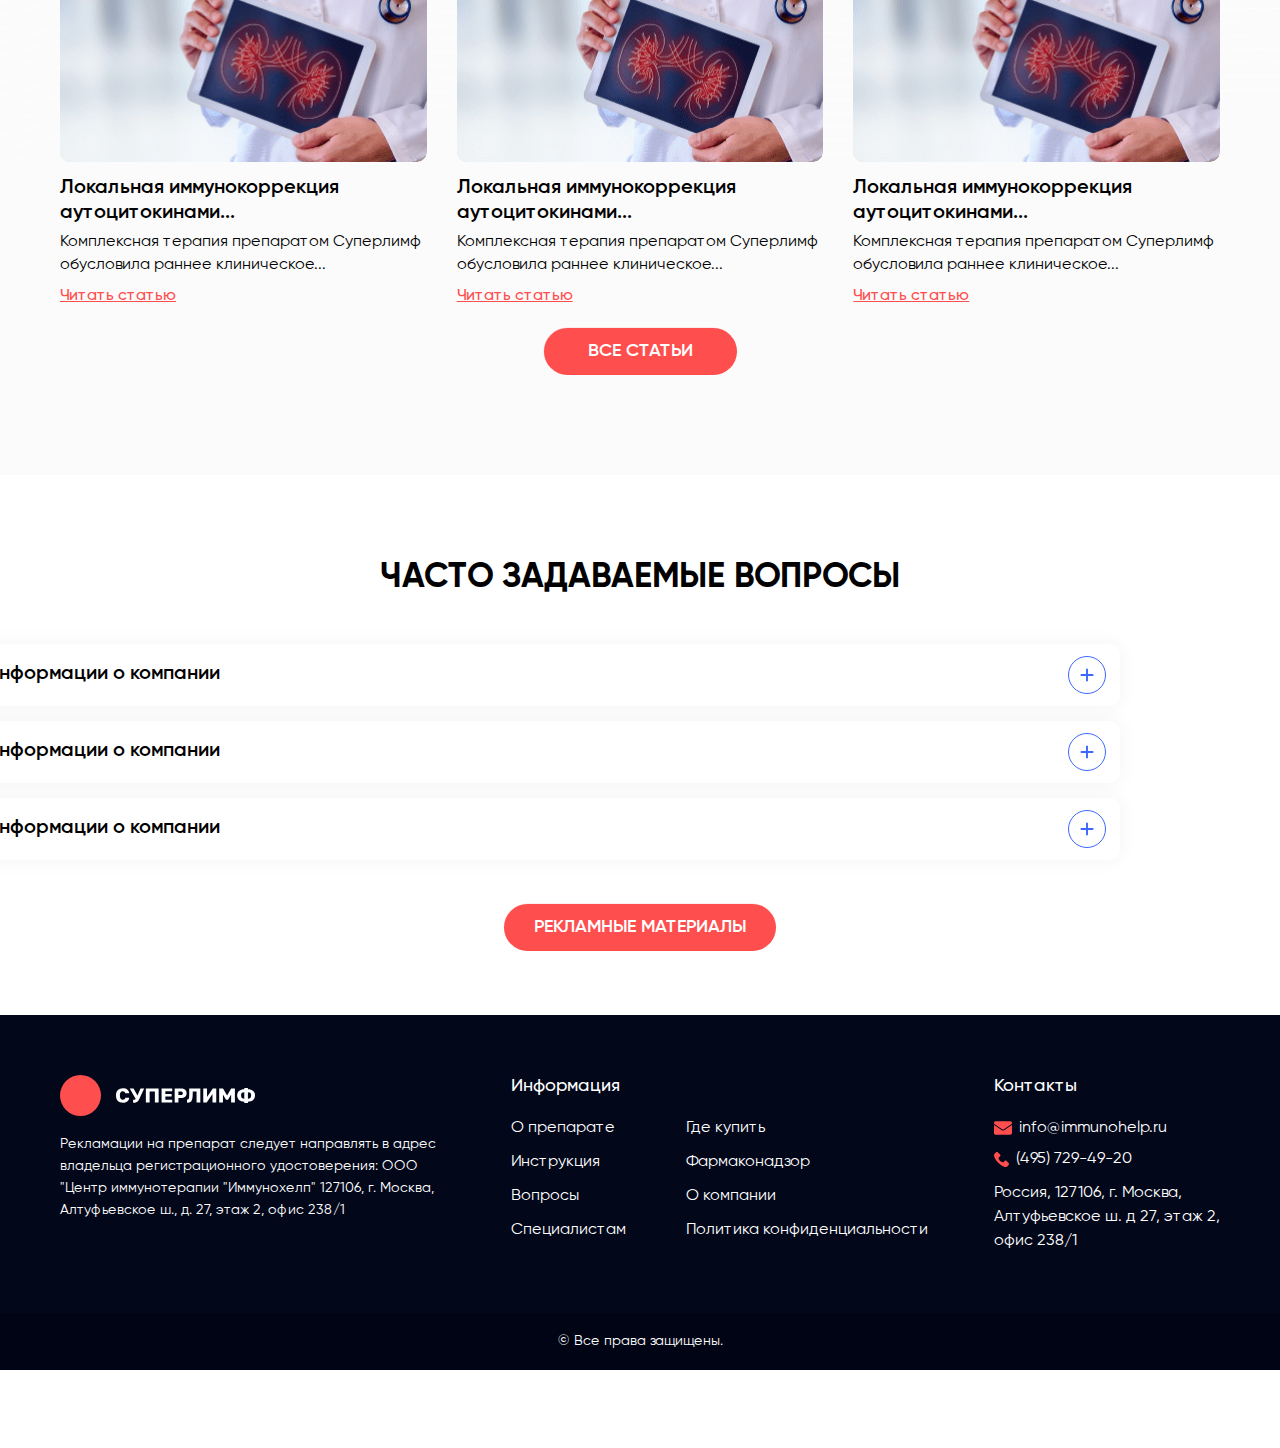
<file: specialist.html>
<!DOCTYPE html>
<html lang="en">
  <head>
    <meta http-equiv="Content-Type" content="text/html; charset=utf-8" />
    <meta name="viewport" content="width=device-width" />
    <meta name="format-detection" content="telephone=no" />
    <title>Home</title>

    <link rel="stylesheet" href="./libs/slick/slick.css" />
    <link rel="stylesheet" href="./libs/fancybox/jquery.fancybox.min.css" />
    <link rel="stylesheet" href="css/style.css" />
  </head>

  <body>
    <div class="wrapper">
      <header class="header">
        <div class="container">
          <div class="header__items">
            <a href="index.html" class="header__logo"><img src="images/logo.svg" alt="" /></a>
            <div class="header__item">
              <ul class="header__nav">
                <li><a href="product.html">О препарате</a></li>
                <li><a href="app.zip">Область применения</a></li>
                <li><a href="#modal-special" data-fancybox="">Специалистам</a></li>
                <li><a href="instruction.html">Инструкция</a></li>
                <li><a href="questions.html">Вопросы</a></li>
              </ul>
              <a href="#" class="header__btn"><span>Купить</span></a>
            </div>
            <div class="header__burger">
              <div href="#"><span></span></div>
            </div>
          </div>
        </div>
      </header>

      <section class="showcase-page" style="background-image: url(./images/specialist.png)">
        <div class="container">
          <div class="showcase-page__bread">
            <a href="#">Главная</a>
            <span class="showcase-page__bread-line"><img src="images/bread-arrow.svg" alt="" /></span>
            <span>СПЕЦИАЛИСТАМ</span>
          </div>
          <h2 class="showcase-page__title">СПЕЦИАЛИСТАМ</h2>
        </div>
      </section>

      <section class="special-video">
        <div class="container">
          <div class="special-video__title">Видеоматериалы для специалистов</div>
          <div class="special-video__content">
            <div class="special-video__items">
              <div class="special-video__item">
             <video src="video/video.webm" controls></video>
                <div class="special-video__image">
                  <picture>
                    <source srcset="images/specialist-1.webp" type="image/webp" />
                    <source srcset="images/specialist-1.png" type="image/png" />
                    <img src="images/specialist-1.png" alt="" />
                  </picture>
                </div>
                <div class="special-video__play">
                  <img src="images/play.svg" alt="" />
                </div>
                <div class="special-video__name">Обсуждаем дискуссионные вопросы...</div>
              </div>
              <div class="special-video__item">
             <video src="video/video.webm" controls></video>
                <div class="special-video__image">
                  <picture>
                    <source srcset="images/specialist-1.webp" type="image/webp" />
                    <source srcset="images/specialist-1.png" type="image/png" />
                    <img src="images/specialist-1.png" alt="" />
                  </picture>
                </div>
                <div class="special-video__play">
                  <img src="images/play.svg" alt="" />
                </div>
                <div class="special-video__name">Обсуждаем дискуссионные вопросы...</div>
              </div>
              <div class="special-video__item">
             <video src="video/video.webm" controls></video>
                <div class="special-video__image">
                  <picture>
                    <source srcset="images/specialist-2.webp" type="image/webp" />
                    <source srcset="images/specialist-2.png" type="image/png" />
                    <img src="images/specialist-2.png" alt="" />
                  </picture>
                </div>
                <div class="special-video__play">
                  <img src="images/play.svg" alt="" />
                </div>
                <div class="special-video__name">Обсуждаем дискуссионные вопросы...</div>
              </div>
              <div class="special-video__item">
             <video src="video/video.webm" controls></video>
                <div class="special-video__image">
                  <picture>
                    <source srcset="images/specialist-2.webp" type="image/webp" />
                    <source srcset="images/specialist-2.png" type="image/png" />
                    <img src="images/specialist-2.png" alt="" />
                  </picture>
                </div>
                <div class="special-video__play">
                  <img src="images/play.svg" alt="" />
                </div>
                <div class="special-video__name">Обсуждаем дискуссионные вопросы...</div>
              </div>
              <div class="special-video__item">
             <video src="video/video.webm" controls></video>
                <div class="special-video__image">
                  <picture>
                    <source srcset="images/specialist-3.webp" type="image/webp" />
                    <source srcset="images/specialist-3.png" type="image/png" />
                    <img src="images/specialist-3.png" alt="" />
                  </picture>
                </div>
                <div class="special-video__play">
                  <img src="images/play.svg" alt="" />
                </div>
                <div class="special-video__name">Обсуждаем дискуссионные вопросы...</div>
              </div>
              <div class="special-video__item">
             <video src="video/video.webm" controls></video>
                <div class="special-video__image">
                  <picture>
                    <source srcset="images/specialist-3.webp" type="image/webp" />
                    <source srcset="images/specialist-3.png" type="image/png" />
                    <img src="images/specialist-3.png" alt="" />
                  </picture>
                </div>
                <div class="special-video__play">
                  <img src="images/play.svg" alt="" />
                </div>
                <div class="special-video__name">Обсуждаем дискуссионные вопросы...</div>
              </div>
              <div class="special-video__item">
             <video src="video/video.webm" controls></video>
                <div class="special-video__image">
                  <picture>
                    <source srcset="images/specialist-1.webp" type="image/webp" />
                    <source srcset="images/specialist-1.png" type="image/png" />
                    <img src="images/specialist-1.png" alt="" />
                  </picture>
                </div>
                <div class="special-video__play">
                  <img src="images/play.svg" alt="" />
                </div>
                <div class="special-video__name">Обсуждаем дискуссионные вопросы...</div>
              </div>
              <div class="special-video__item">
             <video src="video/video.webm" controls></video>
                <div class="special-video__image">
                  <picture>
                    <source srcset="images/specialist-1.webp" type="image/webp" />
                    <source srcset="images/specialist-1.png" type="image/png" />
                    <img src="images/specialist-1.png" alt="" />
                  </picture>
                </div>
                <div class="special-video__play">
                  <img src="images/play.svg" alt="" />
                </div>
                <div class="special-video__name">Обсуждаем дискуссионные вопросы...</div>
              </div>
              <div class="special-video__item">
             <video src="video/video.webm" controls></video>
                <div class="special-video__image">
                  <picture>
                    <source srcset="images/specialist-2.webp" type="image/webp" />
                    <source srcset="images/specialist-2.png" type="image/png" />
                    <img src="images/specialist-2.png" alt="" />
                  </picture>
                </div>
                <div class="special-video__play">
                  <img src="images/play.svg" alt="" />
                </div>
                <div class="special-video__name">Обсуждаем дискуссионные вопросы...</div>
              </div>
              <div class="special-video__item">
             <video src="video/video.webm" controls></video>
                <div class="special-video__image">
                  <picture>
                    <source srcset="images/specialist-2.webp" type="image/webp" />
                    <source srcset="images/specialist-2.png" type="image/png" />
                    <img src="images/specialist-2.png" alt="" />
                  </picture>
                </div>
                <div class="special-video__play">
                  <img src="images/play.svg" alt="" />
                </div>
                <div class="special-video__name">Обсуждаем дискуссионные вопросы...</div>
              </div>
              <div class="special-video__item">
             <video src="video/video.webm" controls></video>
                <div class="special-video__image">
                  <picture>
                    <source srcset="images/specialist-3.webp" type="image/webp" />
                    <source srcset="images/specialist-3.png" type="image/png" />
                    <img src="images/specialist-3.png" alt="" />
                  </picture>
                </div>
                <div class="special-video__play">
                  <img src="images/play.svg" alt="" />
                </div>
                <div class="special-video__name">Обсуждаем дискуссионные вопросы...</div>
              </div>
              <div class="special-video__item">
             <video src="video/video.webm" controls></video>
                <div class="special-video__image">
                  <picture>
                    <source srcset="images/specialist-3.webp" type="image/webp" />
                    <source srcset="images/specialist-3.png" type="image/png" />
                    <img src="images/specialist-3.png" alt="" />
                  </picture>
                </div>
                <div class="special-video__play">
                  <img src="images/play.svg" alt="" />
                </div>
                <div class="special-video__name">Обсуждаем дискуссионные вопросы...</div>
              </div>
              <div class="special-video__item">
             <video src="video/video.webm" controls></video>
                <div class="special-video__image">
                  <picture>
                    <source srcset="images/specialist-1.webp" type="image/webp" />
                    <source srcset="images/specialist-1.png" type="image/png" />
                    <img src="images/specialist-1.png" alt="" />
                  </picture>
                </div>
                <div class="special-video__play">
                  <img src="images/play.svg" alt="" />
                </div>
                <div class="special-video__name">Обсуждаем дискуссионные вопросы...</div>
              </div>
              <div class="special-video__item">
             <video src="video/video.webm" controls></video>
                <div class="special-video__image">
                  <picture>
                    <source srcset="images/specialist-1.webp" type="image/webp" />
                    <source srcset="images/specialist-1.png" type="image/png" />
                    <img src="images/specialist-1.png" alt="" />
                  </picture>
                </div>
                <div class="special-video__play">
                  <img src="images/play.svg" alt="" />
                </div>
                <div class="special-video__name">Обсуждаем дискуссионные вопросы...</div>
              </div>
              <div class="special-video__item">
             <video src="video/video.webm" controls></video>
                <div class="special-video__image">
                  <picture>
                    <source srcset="images/specialist-2.webp" type="image/webp" />
                    <source srcset="images/specialist-2.png" type="image/png" />
                    <img src="images/specialist-2.png" alt="" />
                  </picture>
                </div>
                <div class="special-video__play">
                  <img src="images/play.svg" alt="" />
                </div>
                <div class="special-video__name">Обсуждаем дискуссионные вопросы...</div>
              </div>
              <div class="special-video__item">
             <video src="video/video.webm" controls></video>
                <div class="special-video__image">
                  <picture>
                    <source srcset="images/specialist-2.webp" type="image/webp" />
                    <source srcset="images/specialist-2.png" type="image/png" />
                    <img src="images/specialist-2.png" alt="" />
                  </picture>
                </div>
                <div class="special-video__play">
                  <img src="images/play.svg" alt="" />
                </div>
                <div class="special-video__name">Обсуждаем дискуссионные вопросы...</div>
              </div>
              <div class="special-video__item">
             <video src="video/video.webm" controls></video>
                <div class="special-video__image">
                  <picture>
                    <source srcset="images/specialist-3.webp" type="image/webp" />
                    <source srcset="images/specialist-3.png" type="image/png" />
                    <img src="images/specialist-3.png" alt="" />
                  </picture>
                </div>
                <div class="special-video__play">
                  <img src="images/play.svg" alt="" />
                </div>
                <div class="special-video__name">Обсуждаем дискуссионные вопросы...</div>
              </div>
              <div class="special-video__item">
                <video src="video/video.webm" controls></video>
                <div class="special-video__image">
                  <picture>
                    <source srcset="images/specialist-3.webp" type="image/webp" />
                    <source srcset="images/specialist-3.png" type="image/png" />
                    <img src="images/specialist-3.png" alt="" />
                  </picture>
                </div>
                <div class="special-video__play">
                  <img src="images/play.svg" alt="" />
                </div>
                <div class="special-video__name">Обсуждаем дискуссионные вопросы...</div>
              </div>
            </div>
          </div>
        </div>
      </section>

      <section class="special-states">
        <div class="container">
          <div class="special-video__title">статьи диссертации</div>
          <div class="special-states__items">
            <div class="special-states__item">
              <div class="special-states__block">
                <div class="special-states__image">
                  <div class="special-states__category">Оперативная офтальмология</div>
                  <a href="#" class="special-states__image-item">
                    <img src="images/states.png" alt="" />
                  </a>
                </div>
                <a href="#" class="special-states__name"> Локальная иммунокоррекция аутоцитокинами... </a>
                <div class="special-states__text">
                  Комплексная терапия препаратом Суперлимф обусловила раннее клиническое...
                </div>
              </div>
              <a href="#" class="special-states__read"> Читать статью </a>
            </div>
            <div class="special-states__item">
              <div class="special-states__block">
                <div class="special-states__image">
                  <div class="special-states__category">Оперативная офтальмология</div>
                  <a href="#" class="special-states__image-item">
                    <img src="images/states.png" alt="" />
                  </a>
                </div>
                <a href="#" class="special-states__name"> Локальная иммунокоррекция аутоцитокинами... </a>
                <div class="special-states__text">
                  Комплексная терапия препаратом Суперлимф обусловила раннее клиническое...
                </div>
              </div>
              <a href="#" class="special-states__read"> Читать статью </a>
            </div>
            <div class="special-states__item">
              <div class="special-states__block">
                <div class="special-states__image">
                  <div class="special-states__category">Оперативная офтальмология</div>
                  <a href="#" class="special-states__image-item">
                    <img src="images/states.png" alt="" />
                  </a>
                </div>
                <a href="#" class="special-states__name"> Локальная иммунокоррекция аутоцитокинами... </a>
                <div class="special-states__text">
                  Комплексная терапия препаратом Суперлимф обусловила раннее клиническое...
                </div>
              </div>
              <a href="#" class="special-states__read"> Читать статью </a>
            </div>
            <div class="special-states__item">
              <div class="special-states__block">
                <div class="special-states__image">
                  <div class="special-states__category">Оперативная офтальмология</div>
                  <a href="#" class="special-states__image-item">
                    <img src="images/states.png" alt="" />
                  </a>
                </div>
                <a href="#" class="special-states__name"> Локальная иммунокоррекция аутоцитокинами... </a>
                <div class="special-states__text">
                  Комплексная терапия препаратом Суперлимф обусловила раннее клиническое...
                </div>
              </div>
              <a href="#" class="special-states__read"> Читать статью </a>
            </div>
            <div class="special-states__item">
              <div class="special-states__block">
                <div class="special-states__image">
                  <div class="special-states__category">Оперативная офтальмология</div>
                  <a href="#" class="special-states__image-item">
                    <img src="images/states.png" alt="" />
                  </a>
                </div>
                <a href="#" class="special-states__name"> Локальная иммунокоррекция аутоцитокинами... </a>
                <div class="special-states__text">
                  Комплексная терапия препаратом Суперлимф обусловила раннее клиническое...
                </div>
              </div>
              <a href="#" class="special-states__read"> Читать статью </a>
            </div>
            <div class="special-states__item">
              <div class="special-states__block">
                <div class="special-states__image">
                  <div class="special-states__category">Оперативная офтальмология</div>
                  <a href="#" class="special-states__image-item">
                    <img src="images/states.png" alt="" />
                  </a>
                </div>
                <a href="#" class="special-states__name"> Локальная иммунокоррекция аутоцитокинами... </a>
                <div class="special-states__text">
                  Комплексная терапия препаратом Суперлимф обусловила раннее клиническое...
                </div>
              </div>
              <a href="#" class="special-states__read"> Читать статью </a>
            </div>
          </div>
          <a href="#" class="special-states__all"><span>Все статьи</span></a>
        </div>
      </section>

      <section class="faq">
        <div class="container">
          <div class="faq__title general-title">часто задаваемые вопросы</div>
          <div class="faq__items">
            <div class="faq__item element-animation">
              <div class="faq__header">
                <div class="faq__head">Информации о компании</div>
                <div class="faq__arrow">
                  <img src="images/plus.svg" alt="" />
                  <img src="images/minus.svg" alt="" />
                </div>
              </div>
              <div class="faq__body">
                Проведены клинические исследования, с участием более 2500 человек, в направлениях: Гинекология,
                Репродуктология, Дерматовенерология, Иммунология, Инфекционные болезни, Онкология, Отоларингология,
                Офтальмология, Стоматология, Урология, Андрология, Хирургия, Экспериментальная наука, Эндокринологи
              </div>
            </div>
            <div class="faq__item element-animation">
              <div class="faq__header">
                <div class="faq__head">Информации о компании</div>
                <div class="faq__arrow">
                  <img src="images/plus.svg" alt="" />
                  <img src="images/minus.svg" alt="" />
                </div>
              </div>
              <div class="faq__body">
                Проведены клинические исследования, с участием более 2500 человек, в направлениях: Гинекология,
                Репродуктология, Дерматовенерология, Иммунология, Инфекционные болезни, Онкология, Отоларингология,
                Офтальмология, Стоматология, Урология, Андрология, Хирургия, Экспериментальная наука, Эндокринологи
              </div>
            </div>
            <div class="faq__item element-animation">
              <div class="faq__header">
                <div class="faq__head">Информации о компании</div>
                <div class="faq__arrow">
                  <img src="images/plus.svg" alt="" />
                  <img src="images/minus.svg" alt="" />
                </div>
              </div>
              <div class="faq__body">
                Проведены клинические исследования, с участием более 2500 человек, в направлениях: Гинекология,
                Репродуктология, Дерматовенерология, Иммунология, Инфекционные болезни, Онкология, Отоларингология,
                Офтальмология, Стоматология, Урология, Андрология, Хирургия, Экспериментальная наука, Эндокринологи
              </div>
            </div>
          </div>
          <a href="#" class="faq__reklama"><span>Рекламные материалы</span></a>
        </div>
      </section>

      <footer class="footer">
        <div class="container">
          <div class="footer__items">
            <div class="footer__start">
              <a href="index.html" class="footer__logo">
                <img src="images/logo-footer.svg" alt="" />
              </a>
              <div class="footer__info">
                Рекламации на препарат следует направлять в адрес владельца регистрационного удостоверения: ООО "Центр
                иммунотерапии "Иммунохелп" 127106, г. Москва, Алтуфьевское ш., д. 27, этаж 2, офис 238/1
              </div>
            </div>
            <div class="footer__item">
              <div class="footer__head">Информация</div>
              <div class="footer__lists">
                <ul class="footer__list">
                  <li><a href="product.html">О препарате</a></li>
                  <li><a href="instruction.html">Инструкция</a></li>
                  <li><a href="questions.html">Вопросы</a></li>
                  <li><a href="#modal-special" data-fancybox="">Специалистам</a></li>
                </ul>
                <ul class="footer__list">
                  <li><a href="buy.html">Где купить</a></li>
                  <li><a href="#">Фармаконадзор</a></li>
                  <li><a href="product.html">О компании</a></li>
                  <li><a href="#">Политика конфиденциальности</a></li>
                </ul>
              </div>
            </div>
            <div class="footer__end">
              <div class="footer__head">Контакты</div>
              <div class="footer__contacts">
                <a href="mailto:info@immunohelp.ru"><img src="images/footer-1.svg" alt="" />info@immunohelp.ru</a>
                <a href="tel:(495) 729-49-20"><img src="images/footer-2.svg" alt="" />(495) 729-49-20</a>
              </div>
              <div class="footer__adres">Россия, 127106, г. Москва, Алтуфьевское ш. д 27, этаж 2, офис 238/1</div>
            </div>
          </div>
        </div>
      </footer>
      <div class="footer-end">© Все права защищены.</div>

      <div class="fixed">
        <p>
          Имеются противопоказания. Необходимо ознакомиться с инструкцией по применению или получить консультацию
          специалиста
        </p>
      </div>

      <a class="top_button" href="#" style="display: none"
        ><span><img src="images/arrow-up-solid-min.svg" alt="" /></span
      ></a>
    </div>

    <div class="modal-special" id="modal-special" style="display: none;">
      <div class="modal-special__inner">
      <div class="modal-special__strong" data-fancybox-close="">
          <img src="images/modal_strong.svg" alt="" />
        </div>
        <div class="modal-special__title">Специалистам</div>
        <div class="modal-special__text">
          Раздел содержит информацию, предназначенную для специалистов в области медицины и фармации. Просим
          подтвердить, что Вы обладаете соответствующей квалификацией.
        </div>
<a href="specialist.html" class="modal-special__btn"><span>Да я сПециалист</span></a>
      </div>
    </div>

    <script src="./libs/jquery/jquery-3.6.0.min.js"></script>
    <script src="./libs/slick/slick.min.js"></script>
    <script src="./libs/fancybox/jquery.fancybox.min.js"></script>
    <script>
      ;(function () {
        var supportsPassive = eventListenerOptionsSupported()

        if (supportsPassive) {
          var addEvent = EventTarget.prototype.addEventListener
          overwriteAddEvent(addEvent)
        }

        function overwriteAddEvent(superMethod) {
          var defaultOptions = {
            passive: true,
            capture: false,
          }

          EventTarget.prototype.addEventListener = function (type, listener, options) {
            var usesListenerOptions = typeof options === 'object'
            var useCapture = usesListenerOptions ? options.capture : options

            options = usesListenerOptions ? options : {}
            options.passive = options.passive !== undefined ? options.passive : defaultOptions.passive
            options.capture = useCapture !== undefined ? useCapture : defaultOptions.capture

            superMethod.call(this, type, listener, options)
          }
        }

        function eventListenerOptionsSupported() {
          var supported = false
          try {
            var opts = Object.defineProperty({}, 'passive', {
              get: function () {
                supported = true
              },
            })
            window.addEventListener('test', null, opts)
          } catch (e) {}

          return supported
        }
      })()
    </script>
    <script src="js/main.js"></script>
  </body>
</html>
</file>
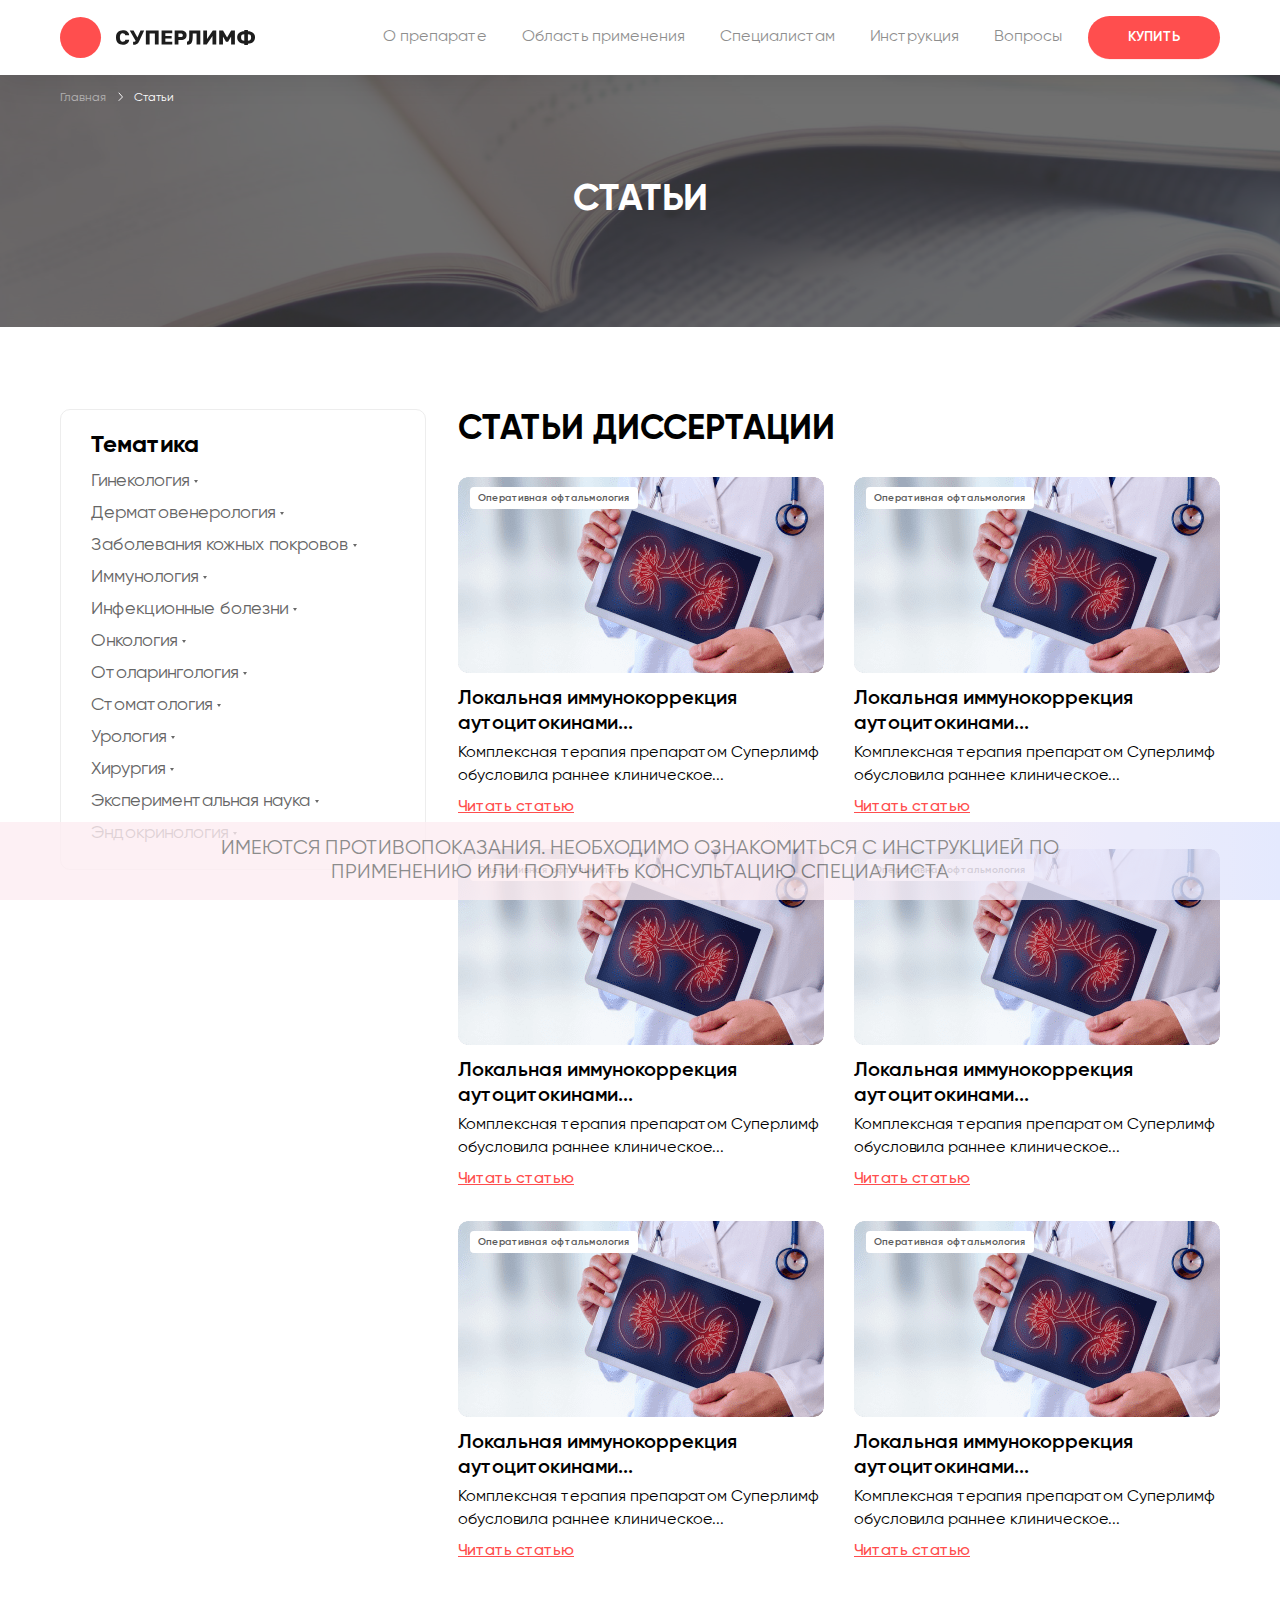
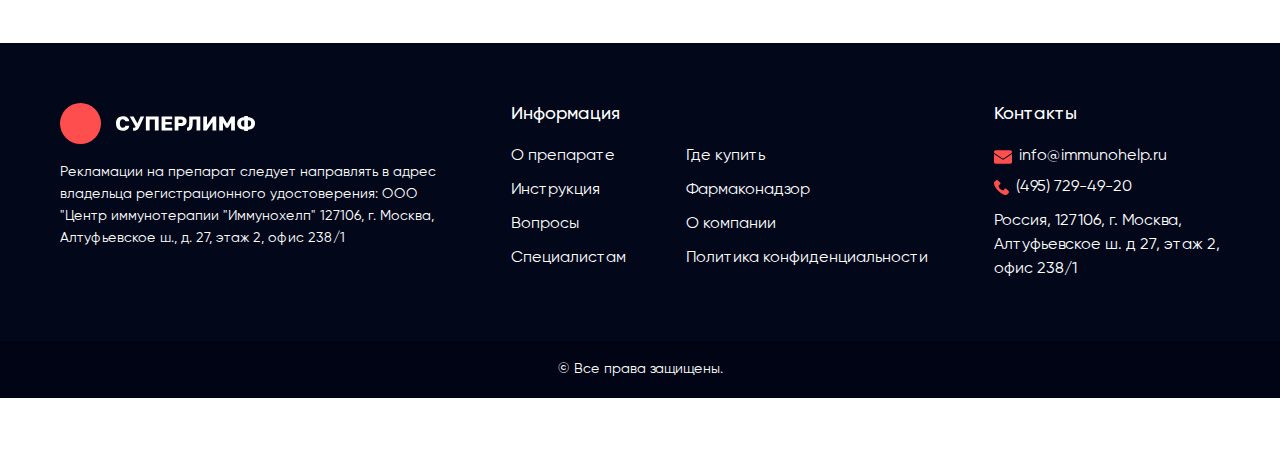
<file: states.html>
<!DOCTYPE html>
<html lang="en">
  <head>
    <meta http-equiv="Content-Type" content="text/html; charset=utf-8" />
    <meta name="viewport" content="width=device-width" />
    <meta name="format-detection" content="telephone=no" />
    <title>Home</title>

    <link rel="stylesheet" href="./libs/slick/slick.css" />
    <link rel="stylesheet" href="./libs/fancybox/jquery.fancybox.min.css" />
    <link rel="stylesheet" href="css/style.css" />
  </head>

  <body>
    <div class="wrapper">
      <header class="header">
        <div class="container">
          <div class="header__items">
            <a href="index.html" class="header__logo"><img src="images/logo.svg" alt="" /></a>
            <div class="header__item">
              <ul class="header__nav">
                <li><a href="product.html">О препарате</a></li>
                <li><a href="app.zip">Область применения</a></li>
                <li><a href="#modal-special" data-fancybox="">Специалистам</a></li>
                <li><a href="instruction.html">Инструкция</a></li>
                <li><a href="questions.html">Вопросы</a></li>
              </ul>
              <a href="#" class="header__btn"><span>Купить</span></a>
            </div>
            <div class="header__burger">
              <div href="#"><span></span></div>
            </div>
          </div>
        </div>
      </header>

      <section class="showcase-page" style="background-image: url(./images/states-bg.png)">
        <div class="container">
          <div class="showcase-page__bread">
            <a href="#">Главная</a>
            <span class="showcase-page__bread-line"><img src="images/bread-arrow.svg" alt="" /></span>
            <span>Статьи</span>
          </div>
          <h2 class="showcase-page__title">Статьи</h2>
        </div>
      </section>

      <section class="states">
        <div class="container">
          <div class="states__items">
            <div class="states__saidbar">
              <div class="states__saidbar-title">Тематика</div>
              <div class="states__saidbar-items">
                <div class="states__saidbar-item">
                  <div class="states__saidbar-category">Гинекология</div>
                  <ul class="states__saidbar-subcategory">
                    <li>Сахарный диабет 2 типа, син...</li>
                    <li>Иммунотерапия стандартизиро...</li>
                  </ul>
                </div>
                <div class="states__saidbar-item">
                  <div class="states__saidbar-category">Дерматовенерология</div>
                  <ul class="states__saidbar-subcategory">
                    <li>Сахарный диабет 2 типа, син...</li>
                    <li>Иммунотерапия стандартизиро...</li>
                  </ul>
                </div>
                <div class="states__saidbar-item">
                  <div class="states__saidbar-category">Заболевания кожных покровов</div>
                  <ul class="states__saidbar-subcategory">
                    <li>Сахарный диабет 2 типа, син...</li>
                    <li>Иммунотерапия стандартизиро...</li>
                  </ul>
                </div>
                <div class="states__saidbar-item">
                  <div class="states__saidbar-category">Иммунология</div>
                  <ul class="states__saidbar-subcategory">
                    <li>Сахарный диабет 2 типа, син...</li>
                    <li>Иммунотерапия стандартизиро...</li>
                  </ul>
                </div>
                <div class="states__saidbar-item">
                  <div class="states__saidbar-category">Инфекционные болезни</div>
                  <ul class="states__saidbar-subcategory">
                    <li>Сахарный диабет 2 типа, син...</li>
                    <li>Иммунотерапия стандартизиро...</li>
                  </ul>
                </div>
                <div class="states__saidbar-item">
                  <div class="states__saidbar-category">Онкология</div>
                  <ul class="states__saidbar-subcategory">
                    <li>Сахарный диабет 2 типа, син...</li>
                    <li>Иммунотерапия стандартизиро...</li>
                  </ul>
                </div>
                <div class="states__saidbar-item">
                  <div class="states__saidbar-category">Отоларингология</div>
                  <ul class="states__saidbar-subcategory">
                    <li>Сахарный диабет 2 типа, син...</li>
                    <li>Иммунотерапия стандартизиро...</li>
                  </ul>
                </div>
                <div class="states__saidbar-item">
                  <div class="states__saidbar-category">Стоматология</div>
                  <ul class="states__saidbar-subcategory">
                    <li>Сахарный диабет 2 типа, син...</li>
                    <li>Иммунотерапия стандартизиро...</li>
                  </ul>
                </div>
                <div class="states__saidbar-item">
                  <div class="states__saidbar-category">Урология</div>
                  <ul class="states__saidbar-subcategory">
                    <li>Сахарный диабет 2 типа, син...</li>
                    <li>Иммунотерапия стандартизиро...</li>
                  </ul>
                </div>
                <div class="states__saidbar-item">
                  <div class="states__saidbar-category">Хирургия</div>
                  <ul class="states__saidbar-subcategory">
                    <li>Сахарный диабет 2 типа, син...</li>
                    <li>Иммунотерапия стандартизиро...</li>
                  </ul>
                </div>
                <div class="states__saidbar-item">
                  <div class="states__saidbar-category">Экспериментальная наука</div>
                  <ul class="states__saidbar-subcategory">
                    <li>Сахарный диабет 2 типа, син...</li>
                    <li>Иммунотерапия стандартизиро...</li>
                  </ul>
                </div>
                <div class="states__saidbar-item">
                  <div class="states__saidbar-category">Эндокринология</div>
                  <ul class="states__saidbar-subcategory">
                    <li>Сахарный диабет 2 типа, син...</li>
                    <li>Иммунотерапия стандартизиро...</li>
                  </ul>
                </div>
              </div>
            </div>
            <div class="states__item">
              <div class="states__title">статьи диссертации</div>
              <div class="special-states__items">
                <div class="special-states__item">
                  <div class="special-states__block">
                    <div class="special-states__image">
                      <div class="special-states__category">Оперативная офтальмология</div>
                      <a href="#" class="special-states__image-item">
                        <img src="images/states.png" alt="" />
                      </a>
                    </div>
                    <a href="#" class="special-states__name"> Локальная иммунокоррекция аутоцитокинами... </a>
                    <div class="special-states__text">
                      Комплексная терапия препаратом Суперлимф обусловила раннее клиническое...
                    </div>
                  </div>
                  <a href="#" class="special-states__read"> Читать статью </a>
                </div>
                <div class="special-states__item">
                  <div class="special-states__block">
                    <div class="special-states__image">
                      <div class="special-states__category">Оперативная офтальмология</div>
                      <a href="#" class="special-states__image-item">
                        <img src="images/states.png" alt="" />
                      </a>
                    </div>
                    <a href="#" class="special-states__name"> Локальная иммунокоррекция аутоцитокинами... </a>
                    <div class="special-states__text">
                      Комплексная терапия препаратом Суперлимф обусловила раннее клиническое...
                    </div>
                  </div>
                  <a href="#" class="special-states__read"> Читать статью </a>
                </div>
                <div class="special-states__item">
                  <div class="special-states__block">
                    <div class="special-states__image">
                      <div class="special-states__category">Оперативная офтальмология</div>
                      <a href="#" class="special-states__image-item">
                        <img src="images/states.png" alt="" />
                      </a>
                    </div>
                    <a href="#" class="special-states__name"> Локальная иммунокоррекция аутоцитокинами... </a>
                    <div class="special-states__text">
                      Комплексная терапия препаратом Суперлимф обусловила раннее клиническое...
                    </div>
                  </div>
                  <a href="#" class="special-states__read"> Читать статью </a>
                </div>
                <div class="special-states__item">
                  <div class="special-states__block">
                    <div class="special-states__image">
                      <div class="special-states__category">Оперативная офтальмология</div>
                      <a href="#" class="special-states__image-item">
                        <img src="images/states.png" alt="" />
                      </a>
                    </div>
                    <a href="#" class="special-states__name"> Локальная иммунокоррекция аутоцитокинами... </a>
                    <div class="special-states__text">
                      Комплексная терапия препаратом Суперлимф обусловила раннее клиническое...
                    </div>
                  </div>
                  <a href="#" class="special-states__read"> Читать статью </a>
                </div>
                <div class="special-states__item">
                  <div class="special-states__block">
                    <div class="special-states__image">
                      <div class="special-states__category">Оперативная офтальмология</div>
                      <a href="#" class="special-states__image-item">
                        <img src="images/states.png" alt="" />
                      </a>
                    </div>
                    <a href="#" class="special-states__name"> Локальная иммунокоррекция аутоцитокинами... </a>
                    <div class="special-states__text">
                      Комплексная терапия препаратом Суперлимф обусловила раннее клиническое...
                    </div>
                  </div>
                  <a href="#" class="special-states__read"> Читать статью </a>
                </div>
                <div class="special-states__item">
                  <div class="special-states__block">
                    <div class="special-states__image">
                      <div class="special-states__category">Оперативная офтальмология</div>
                      <a href="#" class="special-states__image-item">
                        <img src="images/states.png" alt="" />
                      </a>
                    </div>
                    <a href="#" class="special-states__name"> Локальная иммунокоррекция аутоцитокинами... </a>
                    <div class="special-states__text">
                      Комплексная терапия препаратом Суперлимф обусловила раннее клиническое...
                    </div>
                  </div>
                  <a href="#" class="special-states__read"> Читать статью </a>
                </div>
              </div>
            </div>
          </div>
        </div>
      </section>

      <footer class="footer">
        <div class="container">
          <div class="footer__items">
            <div class="footer__start">
              <a href="index.html" class="footer__logo">
                <img src="images/logo-footer.svg" alt="" />
              </a>
              <div class="footer__info">
                Рекламации на препарат следует направлять в адрес владельца регистрационного удостоверения: ООО "Центр
                иммунотерапии "Иммунохелп" 127106, г. Москва, Алтуфьевское ш., д. 27, этаж 2, офис 238/1
              </div>
            </div>
            <div class="footer__item">
              <div class="footer__head">Информация</div>
              <div class="footer__lists">
                <ul class="footer__list">
                  <li><a href="product.html">О препарате</a></li>
                  <li><a href="instruction.html">Инструкция</a></li>
                  <li><a href="questions.html">Вопросы</a></li>
                  <li><a href="#modal-special" data-fancybox="">Специалистам</a></li>
                </ul>
                <ul class="footer__list">
                  <li><a href="buy.html">Где купить</a></li>
                  <li><a href="#">Фармаконадзор</a></li>
                  <li><a href="product.html">О компании</a></li>
                  <li><a href="#">Политика конфиденциальности</a></li>
                </ul>
              </div>
            </div>
            <div class="footer__end">
              <div class="footer__head">Контакты</div>
              <div class="footer__contacts">
                <a href="mailto:info@immunohelp.ru"><img src="images/footer-1.svg" alt="" />info@immunohelp.ru</a>
                <a href="tel:(495) 729-49-20"><img src="images/footer-2.svg" alt="" />(495) 729-49-20</a>
              </div>
              <div class="footer__adres">Россия, 127106, г. Москва, Алтуфьевское ш. д 27, этаж 2, офис 238/1</div>
            </div>
          </div>
        </div>
      </footer>
      <div class="footer-end">© Все права защищены.</div>

      <div class="fixed">
        <p>
          Имеются противопоказания. Необходимо ознакомиться с инструкцией по применению или получить консультацию
          специалиста
        </p>
      </div>

      <a class="top_button" href="#" style="display: none"
        ><span><img src="images/arrow-up-solid-min.svg" alt="" /></span
      ></a>
    </div>

    <div class="modal-special" id="modal-special" style="display: none;">
      <div class="modal-special__inner">
      <div class="modal-special__strong" data-fancybox-close="">
          <img src="images/modal_strong.svg" alt="" />
        </div>
        <div class="modal-special__title">Специалистам</div>
        <div class="modal-special__text">
          Раздел содержит информацию, предназначенную для специалистов в области медицины и фармации. Просим
          подтвердить, что Вы обладаете соответствующей квалификацией.
        </div>
<a href="specialist.html" class="modal-special__btn"><span>Да я сПециалист</span></a>
      </div>
    </div>

    <script src="./libs/jquery/jquery-3.6.0.min.js"></script>
    <script src="./libs/slick/slick.min.js"></script>
    <script src="./libs/fancybox/jquery.fancybox.min.js"></script>
    <script>
      ;(function () {
        var supportsPassive = eventListenerOptionsSupported()

        if (supportsPassive) {
          var addEvent = EventTarget.prototype.addEventListener
          overwriteAddEvent(addEvent)
        }

        function overwriteAddEvent(superMethod) {
          var defaultOptions = {
            passive: true,
            capture: false,
          }

          EventTarget.prototype.addEventListener = function (type, listener, options) {
            var usesListenerOptions = typeof options === 'object'
            var useCapture = usesListenerOptions ? options.capture : options

            options = usesListenerOptions ? options : {}
            options.passive = options.passive !== undefined ? options.passive : defaultOptions.passive
            options.capture = useCapture !== undefined ? useCapture : defaultOptions.capture

            superMethod.call(this, type, listener, options)
          }
        }

        function eventListenerOptionsSupported() {
          var supported = false
          try {
            var opts = Object.defineProperty({}, 'passive', {
              get: function () {
                supported = true
              },
            })
            window.addEventListener('test', null, opts)
          } catch (e) {}

          return supported
        }
      })()
    </script>
    <script src="js/main.js"></script>
  </body>
</html>
</file>
<file: css/style.css>
@font-face {
  font-family: 'Gilroy';
  src: url("../fonts/Gilroy-Heavy.woff2") format("woff2"), url("../fonts/Gilroy-Heavy.woff") format("woff");
  font-weight: 900;
  font-style: normal;
  font-display: swap;
}

@font-face {
  font-family: 'Gilroy';
  src: url("../fonts/Gilroy-Extrabold.woff2") format("woff2"), url("../fonts/Gilroy-Extrabold.woff") format("woff");
  font-weight: bold;
  font-style: normal;
  font-display: swap;
}

@font-face {
  font-family: 'Gilroy';
  src: url("../fonts/Gilroy-Bold.woff2") format("woff2"), url("../fonts/Gilroy-Bold.woff") format("woff");
  font-weight: bold;
  font-style: normal;
  font-display: swap;
}

@font-face {
  font-family: 'Gilroy';
  src: url("../fonts/Gilroy-Semibold.woff2") format("woff2"), url("../fonts/Gilroy-Semibold.woff") format("woff");
  font-weight: 600;
  font-style: normal;
  font-display: swap;
}

@font-face {
  font-family: 'Gilroy';
  src: url("../fonts/Gilroy-Medium.woff2") format("woff2"), url("../fonts/Gilroy-Medium.woff") format("woff");
  font-weight: 500;
  font-style: normal;
  font-display: swap;
}

@font-face {
  font-family: 'Gilroy';
  src: url("../fonts/Gilroy-Regular.woff2") format("woff2"), url("../fonts/Gilroy-Regular.woff") format("woff");
  font-weight: normal;
  font-style: normal;
  font-display: swap;
}

@font-face {
  font-family: 'Gilroy';
  src: url("../fonts/Gilroy-Light.woff2") format("woff2"), url("../fonts/Gilroy-Light.woff") format("woff");
  font-weight: 300;
  font-style: normal;
  font-display: swap;
}

* {
  padding: 0;
  margin: 0;
  box-sizing: border-box;
}

button,
input,
textarea {
  -moz-appearance: none;
  appearance: none;
  -webkit-appearance: none;
  font-family: inherit;
}

button:focus {
  box-shadow: none !important;
}

*:focus {
  outline: none;
}

body {
  font-family: 'Gilroy';
  font-weight: 400;
  color: #010101;
}

body::-webkit-scrollbar {
  width: 8px;
  background-color: #fff;
  border-radius: 10px;
}

@media only screen and (max-width: 767px) {
  body::-webkit-scrollbar {
    width: 2px;
  }
}

body::-webkit-scrollbar-thumb {
  border-radius: 10px;
  background-color: #ff4e4e;
}

body::-webkit-scrollbar-thumb:hover {
  background-color: #d65a5a;
  -webkit-transition: all 0.1s ease-in-out;
  transition: all 0.1s ease-in-out;
}

body::-webkit-scrollbar-track {
  -webkit-box-shadow: transparent;
  border-radius: 10;
  background-color: transparent;
}

a {
  display: inline-block;
  font: inherit;
  color: inherit;
  transition: 300ms;
  text-decoration: none;
}

a:hover {
  text-decoration: none;
}

img {
  max-width: 100%;
  max-height: 100%;
}

a img {
  border: none;
  outline: none;
}

ul {
  margin: 0;
  padding: 0;
  list-style: none;
}

.container {
  max-width: 1160px;
  margin: 0 auto;
}

@media screen and (max-width: 1240px) {
  .container {
    width: 970px;
  }
}

@media screen and (max-width: 991px) {
  .container {
    width: 750px;
  }
}

@media screen and (max-width: 767px) {
  .container {
    width: 100%;
    padding: 0 15px;
  }
}

.wrapper {
  position: relative;
  overflow: hidden;
  background: #fff;
  padding-bottom: 78px;
}

@media only screen and (max-width: 767px) {
  .wrapper {
    padding-bottom: 55px;
  }
}

@media only screen and (max-width: 580px) {
  .wrapper {
    padding-bottom: 65px;
  }
}

.header {
  padding: 16px 0;
  background: #ffffff;
  position: absolute;
  top: 0;
  right: 0;
  box-shadow: 0 3px 30px rgba(0, 0, 0, 0.1);
  width: 100%;
  margin: 0 auto;
  z-index: 200;
}

@media only screen and (max-width: 991px) {
  .header {
    position: fixed;
  }
}

.header__items {
  display: flex;
  align-items: center;
  justify-content: space-between;
}

.header__logo {
  display: flex;
  align-items: center;
  justify-content: center;
  width: 195px;
}

.header__logo img {
  width: 100%;
  height: 100%;
}

.header__item {
  display: flex;
  align-items: center;
}

@media only screen and (max-width: 991px) {
  .header__item {
    position: fixed;
    top: 0;
    right: -280px;
    width: 260px;
    background: #fff;
    min-height: 100vh;
    height: 100%;
    padding: 100px 20px 80px 20px;
    justify-content: space-between;
    flex-direction: column;
    transition: 300ms;
    align-items: flex-start;
  }
  .header__item.active {
    right: 0;
  }
}

.header__nav {
  display: flex;
  align-items: center;
  margin-right: 26px;
}

@media only screen and (max-width: 991px) {
  .header__nav {
    display: block;
  }
}

.header__nav li {
  margin-right: 35px;
}

@media only screen and (max-width: 1240px) {
  .header__nav li {
    margin-right: 20px;
  }
}

@media only screen and (max-width: 991px) {
  .header__nav li {
    margin-right: 0;
    margin-bottom: 15px;
  }
  .header__nav li:last-child {
    margin-bottom: 0;
  }
}

.header__nav li:last-child {
  margin-right: 0;
}

.header__nav li a {
  font-size: 16px;
  color: #1d1d1d;
  opacity: 0.5;
  position: relative;
}

@media only screen and (max-width: 991px) {
  .header__nav li a {
    opacity: 1;
    font-size: 18px;
  }
}

.header__nav li a:hover {
  opacity: 1;
}

.header__nav li a:hover::before {
  content: '';
  display: block;
  width: 100%;
  height: 2px;
  background: #ef453e;
  top: -28px;
  left: 0;
  position: absolute;
}

@media only screen and (max-width: 991px) {
  .header__nav li a:hover::before {
    display: none;
  }
}

.header__btn {
  display: flex;
  align-items: center;
  justify-content: center;
  width: 132px;
  height: 43px;
  background: #ff4e4e;
  border-radius: 500px;
  color: #fff;
  font-size: 14px;
  font-weight: 600;
  position: relative;
  text-transform: uppercase;
}

@media only screen and (max-width: 1240px) {
  .header__btn {
    width: 122px;
  }
}

@media only screen and (max-width: 991px) {
  .header__btn {
    width: 100%;
  }
}

.header__btn span {
  position: relative;
  z-index: 5;
}

.header__btn:hover::before {
  width: 147px;
  height: 59px;
}

@media only screen and (max-width: 1240px) {
  .header__btn:hover::before {
    width: 137px;
  }
}

@media only screen and (max-width: 991px) {
  .header__btn:hover::before {
    width: 106%;
  }
}

.header__btn::before {
  content: '';
  background: #ff4e4e;
  opacity: 0.2;
  border-radius: 500px;
  display: block;
  width: 100%;
  height: 100%;
  transition: 300ms;
  position: absolute;
  top: 50%;
  left: 50%;
  transform: translate(-50%, -50%);
}

.header__burger {
  display: none;
  width: 30px;
}

@media only screen and (max-width: 991px) {
  .header__burger {
    display: block;
  }
}

.header__burger div {
  display: block;
  cursor: pointer;
  padding: 12px 0;
}

.header__burger div span {
  position: relative;
  display: block;
  width: 30px;
  height: 5px;
  border-radius: 7px;
  background: #ef453e;
  transition: all 0.2s ease-in-out;
}

.header__burger div span:before, .header__burger div span:after {
  content: '';
  width: 30px;
  height: 5px;
  position: absolute;
  left: 0;
  background: #ef453e;
  border-radius: 7px;
  transition: all 0.2s ease-in-out;
}

.header__burger div span:before {
  top: -8px;
}

.header__burger div span:after {
  top: 8px;
}

.header__burger div.active span {
  background: transparent;
}

.header__burger div.active span:before {
  transform: rotate(45deg) translate(5px, 6px);
}

.header__burger div.active span:after {
  transform: rotate(-45deg) translate(5px, -6px);
}

.showcase {
  background: url(../images/showcase-1.jpg) no-repeat;
  background-size: cover;
  background-position: center;
  overflow: hidden;
}

.showcase__inner {
  position: relative;
  width: 100%;
  display: flex;
  flex-direction: column;
  justify-content: center;
  align-items: flex-start;
  min-height: 100vh;
}

@media only screen and (max-width: 1660px) {
  .showcase__inner {
    padding: 120px 0 80px 0;
  }
}

@media only screen and (max-width: 991px) {
  .showcase__inner {
    min-height: auto;
  }
}

@media only screen and (max-width: 767px) {
  .showcase__inner {
    padding: 100px 0 60px 0;
  }
}

.showcase__content {
  width: 100%;
  position: relative;
  z-index: 60;
}

.showcase__image {
  display: flex;
  align-items: center;
  justify-content: center;
  position: absolute;
  right: -400px;
  top: 0;
  height: 120%;
  width: 1218px;
}

@media only screen and (max-width: 767px) {
  .showcase__image {
    right: -500px;
  }
}

.showcase__image img {
  width: 100%;
  height: 100%;
}

.showcase__title {
  font-size: 37px;
  font-weight: 700;
  line-height: 45px;
  text-transform: uppercase;
}

@media only screen and (max-width: 767px) {
  .showcase__title {
    font-size: 30px;
    line-height: 36px;
    margin-bottom: 5px;
  }
}

.showcase__subtitle {
  max-width: 655px;
  font-size: 37px;
  line-height: 45px;
  font-weight: 300;
  text-transform: uppercase;
  margin-bottom: 18px;
}

@media only screen and (max-width: 767px) {
  .showcase__subtitle {
    font-size: 24px;
    line-height: 30px;
  }
}

.showcase__info {
  font-size: 20px;
  line-height: 24px;
  max-width: 595px;
  margin-bottom: 30px;
}

@media only screen and (max-width: 767px) {
  .showcase__info {
    font-size: 18px;
    line-height: 22px;
    margin-bottom: 20px;
  }
}

.showcase__btn {
  display: flex;
  align-items: center;
  justify-content: center;
  width: 193px;
  height: 47px;
  background: #ff4e4e;
  border-radius: 500px;
  color: #fff;
  font-size: 14px;
  font-weight: 600;
  position: relative;
  text-transform: uppercase;
}

.showcase__btn span {
  position: relative;
  z-index: 5;
}

.showcase__btn:hover::before {
  width: 207px;
  height: 59px;
}

.showcase__btn::before {
  content: '';
  background: #ff4e4e;
  opacity: 0.2;
  border-radius: 500px;
  display: block;
  width: 100%;
  height: 100%;
  transition: 300ms;
  position: absolute;
  top: 50%;
  left: 50%;
  transform: translate(-50%, -50%);
}

.fixed {
  background: linear-gradient(90deg, #fdedf2 59.38%, #dee4fe 100%), linear-gradient(180deg, #dce4ff 0%, #ffeef1 100%), #f9f0f7;
  opacity: 0.8;
  position: fixed;
  bottom: 0;
  left: 0;
  width: 100%;
  z-index: 50;
  padding: 15px 0;
}

@media only screen and (max-width: 767px) {
  .fixed {
    padding: 10px 16px;
  }
}

@media only screen and (max-width: 580px) {
  .fixed {
    height: 65px;
    padding: 8px 16px;
    display: flex;
    align-items: center;
  }
}

.fixed p {
  text-align: center;
  font-size: 20px;
  line-height: 24px;
  max-width: 908px;
  color: #707070;
  text-transform: uppercase;
  margin: 0 auto;
}

@media only screen and (max-width: 767px) {
  .fixed p {
    font-size: 14px;
    line-height: 18px;
  }
  .fixed p br {
    display: none;
  }
}

@media only screen and (max-width: 390px) {
  .fixed p {
    font-size: 12px;
    line-height: 15px;
  }
}

.general-title {
  text-align: center;
  font-size: 34px;
  font-weight: 700;
  text-transform: uppercase;
  margin-bottom: 45px;
}

@media only screen and (max-width: 1240px) {
  .general-title {
    font-size: 32px;
    margin-bottom: 35px;
  }
}

@media only screen and (max-width: 767px) {
  .general-title {
    font-size: 26px;
    margin-bottom: 20px;
  }
}

.form {
  padding: 72px 0 102px 0;
}

@media only screen and (max-width: 1240px) {
  .form {
    padding: 60px 0 80px 0;
  }
}

@media only screen and (max-width: 767px) {
  .form {
    padding: 40px 0 60px 0;
  }
}

.form__item {
  background: #ffffff;
  border-radius: 10px;
  border: 1px solid #d9d9d9;
  padding-top: 16px;
  position: relative;
  transition: 300ms;
  height: 247px;
}

.form__item:hover {
  border: 1px solid #fff;
  box-shadow: 0 3px 30px rgba(0, 0, 0, 0.05);
}

.form__item:nth-child(1) .form__image {
  left: -16px;
  bottom: -63px;
}

.form__item:nth-child(2) .form__image {
  left: -12px;
  bottom: 3px;
}

.form__item:nth-child(3) .form__image {
  left: -18px;
  bottom: -10px;
}

.form__item:nth-child(4) .form__image {
  left: auto;
  right: -7px;
  bottom: -4px;
}

.form__items {
  padding: 0 20px;
}

@media only screen and (max-width: 991px) {
  .form__items {
    padding: 0 40px;
  }
}

@media only screen and (max-width: 767px) {
  .form__items {
    padding: 0 30px;
  }
}

.form__image {
  display: flex;
  align-items: center;
  justify-content: center;
  position: absolute;
  left: -16px;
  bottom: -63px;
  transition: 1000ms;
  transform: translateY(50px);
  opacity: 0;
}

.form__image.element-show {
  opacity: 1;
  transform: none;
}

.form__head {
  font-size: 18px;
  line-height: 25px;
  padding: 0 12px 0 23px;
}

.form .slick-slide {
  margin: 0 15px;
}

.form .slick-list {
  margin: 0 -15px;
  padding-bottom: 30px;
}

.form .slick-dots {
  display: flex;
  align-items: center;
  justify-content: center;
  margin-top: 10px;
}

.form .slick-dots li {
  margin-right: 8px;
  display: flex;
  align-items: center;
  justify-content: center;
}

.form .slick-dots li:last-child {
  margin-right: 0;
}

.form .slick-dots li button {
  width: 14px;
  height: 14px;
  font-size: 0;
  cursor: pointer;
  transition: 300ms;
  border: 0;
  background: #f7f7f7;
  border-radius: 50%;
}

.form .slick-dots .slick-active button {
  background: #ff4e4e;
}

.form .slick-arrow {
  width: 11px;
  height: 20px;
  border: 0;
  font-size: 0;
  background: none;
  background-size: 11px;
  background-repeat: no-repeat;
  background-position: center;
  position: absolute;
  z-index: 10;
  cursor: pointer;
  top: 50%;
  transform: translate(0, -50%);
}

.form .slick-arrow.slick-disabled {
  opacity: 0.5;
}

.form .slick-prev {
  background-image: url(../images/arrow-l.svg);
  left: -33px;
}

@media only screen and (max-width: 1240px) {
  .form .slick-prev {
    left: -15px;
  }
}

@media only screen and (max-width: 991px) {
  .form .slick-prev {
    left: 0;
  }
}

.form .slick-next {
  background-image: url(../images/arrow-r.svg);
  right: -33px;
}

@media only screen and (max-width: 1240px) {
  .form .slick-next {
    right: -15px;
  }
}

@media only screen and (max-width: 991px) {
  .form .slick-next {
    right: 0;
  }
}

.apply {
  background: url(../images/apply-bg.svg) no-repeat;
  background-size: cover;
  background-position: center;
  padding: 150px 0 115px 0;
}

@media only screen and (max-width: 1240px) {
  .apply {
    padding: 120px 0 80px 0;
  }
}

@media only screen and (max-width: 767px) {
  .apply {
    padding: 60px 0 60px 0;
  }
}

.apply__items {
  display: grid;
  grid-template-columns: 1fr 1fr 1fr;
  -moz-column-gap: 30px;
  column-gap: 30px;
  row-gap: 30px;
}

@media only screen and (max-width: 1240px) {
  .apply__items {
    grid-template-columns: 1fr 1fr;
  }
}

@media only screen and (max-width: 767px) {
  .apply__items {
    grid-template-columns: 1fr;
    row-gap: 20px;
  }
}

.apply__item {
  background: #ffffff;
  border-radius: 10px;
  transition: 300ms;
  display: flex;
  justify-content: space-between;
  align-items: flex-start;
  padding: 20px 17px 25px 22px;
  transition: 1000ms;
  transform: translateY(50px);
  opacity: 0;
}

.apply__item.element-show {
  opacity: 1;
  transform: none;
}

@media only screen and (max-width: 767px) {
  .apply__item {
    padding: 16px 16px 20px 16px;
  }
}

.apply__item:last-child {
  display: block;
}

@media only screen and (max-width: 767px) {
  .apply__item:last-child {
    text-align: center;
  }
}

.apply__item-head {
  font-size: 20px;
  font-weight: 600;
  margin-bottom: 20px;
}

.apply__item:hover {
  box-shadow: 0px 0px 20px rgba(0, 0, 0, 0.05);
}

.apply__image {
  display: flex;
  align-items: center;
  justify-content: center;
  background: linear-gradient(138.42deg, #ffe8f7 23.5%, rgba(255, 255, 255, 0) 76.88%), #ffffff;
  width: 88px;
  min-width: 88px;
  height: 88px;
  border-radius: 50%;
  margin-left: 10px;
}

.apply__head {
  font-size: 20px;
  font-weight: 600;
  margin-bottom: 10px;
}

@media only screen and (max-width: 767px) {
  .apply__head {
    font-size: 18px;
    margin-bottom: 6px;
  }
}

.apply__list li {
  display: inline-block;
  font-size: 16px;
  line-height: 22px;
}

.apply__list li span {
  color: #ff4e4e;
}

.apply__btn {
  display: flex;
  align-items: center;
  justify-content: center;
  width: 176px;
  height: 39px;
  background: #ff4e4e;
  border-radius: 500px;
  color: #fff;
  font-size: 16px;
  font-weight: 600;
  text-transform: uppercase;
  position: relative;
}

@media only screen and (max-width: 767px) {
  .apply__btn {
    margin: 0 auto;
  }
}

.apply__btn span {
  position: relative;
  z-index: 5;
}

.apply__btn:hover::before {
  width: 188px;
  height: 49px;
}

.apply__btn::before {
  content: '';
  background: #ff4e4e;
  opacity: 0.2;
  border-radius: 500px;
  display: block;
  width: 100%;
  height: 100%;
  transition: 300ms;
  position: absolute;
  top: 50%;
  left: 50%;
  transform: translate(-50%, -50%);
}

.super {
  padding-top: 80px;
}

@media only screen and (max-width: 1240px) {
  .super {
    padding-top: 50px;
  }
}

.super__items {
  display: flex;
  align-items: flex-start;
  justify-content: space-between;
}

@media only screen and (max-width: 767px) {
  .super__items {
    display: block;
  }
}

.super__logo {
  display: flex;
  align-items: center;
  justify-content: center;
  width: 260px;
  min-width: 260px;
  margin-right: 85px;
  transition: 1000ms;
  transform: translateX(-100px);
  opacity: 0;
}

.super__logo.element-show {
  opacity: 1;
  transform: none;
}

@media only screen and (max-width: 1240px) {
  .super__logo {
    width: 240px;
    min-width: 240px;
    margin-right: 60px;
  }
}

@media only screen and (max-width: 767px) {
  .super__logo {
    margin: 0 auto 40px auto;
    width: 260px;
    min-width: 260px;
  }
}

.super__item {
  font-size: 20px;
  line-height: 28px;
  position: relative;
  transition: 1000ms;
  transform: translateX(100px);
  opacity: 0;
}

.super__item.element-show {
  opacity: 1;
  transform: none;
}

@media only screen and (max-width: 1240px) {
  .super__item {
    font-size: 18px;
    line-height: 26px;
  }
}

@media only screen and (max-width: 767px) {
  .super__item {
    font-size: 16px;
    line-height: 24px;
  }
}

.super__item::before {
  content: '';
  display: block;
  width: 1px;
  height: 100%;
  background: #e8e8e8;
  position: absolute;
  left: -40px;
  top: 0;
}

@media only screen and (max-width: 1240px) {
  .super__item::before {
    left: -30px;
  }
}

@media only screen and (max-width: 767px) {
  .super__item::before {
    left: 50%;
    transform: translate(-50%, 0);
    width: 100px;
    height: 1px;
    top: -15px;
  }
}

.super__item p {
  margin-bottom: 16px;
}

@media only screen and (max-width: 767px) {
  .super__item p {
    margin-bottom: 10px;
  }
}

.super__item p:last-child {
  margin-bottom: 0;
}

.super__item p span {
  font-weight: 600;
}

.super__frame {
  width: 100%;
  height: 294px;
  margin-top: 80px;
}

.super__frame video {
  width: 100%;
  height: 100%;
  -o-object-fit: cover;
  object-fit: cover;
  -o-object-position: top;
  object-position: top;
}

@media only screen and (max-width: 1240px) {
  .super__frame {
    margin-top: 60px;
    height: 250px;
  }
}

@media only screen and (max-width: 767px) {
  .super__frame {
    height: 220px;
    margin-top: 30px;
  }
}

.preparat {
  padding: 86px 0;
  background: #fbfbfb;
}

@media only screen and (max-width: 1240px) {
  .preparat {
    padding: 60px 0;
  }
}

@media only screen and (max-width: 767px) {
  .preparat {
    padding: 40px 0;
  }
}

.preparat__title {
  text-align: center;
  font-size: 24px;
  font-weight: 700;
  margin-bottom: 34px;
}

@media only screen and (max-width: 1240px) {
  .preparat__title {
    font-size: 22px;
    margin-bottom: 30px;
  }
}

@media only screen and (max-width: 767px) {
  .preparat__title {
    font-size: 20px;
    line-height: 26px;
    margin-bottom: 20px;
  }
}

.preparat__items {
  display: grid;
  grid-template-columns: 1fr 1fr 1fr;
  -moz-column-gap: 120px;
  column-gap: 120px;
  max-width: 1070px;
  margin: 0 auto;
}

@media only screen and (max-width: 1240px) {
  .preparat__items {
    -moz-column-gap: 60px;
    column-gap: 60px;
  }
}

@media only screen and (max-width: 991px) {
  .preparat__items {
    grid-template-columns: 1fr 1fr;
    row-gap: 20px;
    -moz-column-gap: 20px;
    column-gap: 20px;
  }
}

@media only screen and (max-width: 767px) {
  .preparat__items {
    grid-template-columns: 1fr;
    row-gap: 20px;
  }
}

.preparat__item {
  transition: 1000ms;
  transform: translateY(50px);
  opacity: 0;
}

.preparat__item.element-show {
  opacity: 1;
  transform: none;
}

@media only screen and (max-width: 991px) {
  .preparat__item:last-child {
    grid-column-start: 1;
    grid-column-end: 3;
    max-width: 50%;
    margin: 0 auto;
  }
}

@media only screen and (max-width: 767px) {
  .preparat__item:last-child {
    grid-column-start: 1;
    grid-column-end: 2;
    max-width: 100%;
  }
}

.preparat__image {
  display: flex;
  align-items: center;
  justify-content: center;
  margin: 0 auto;
  height: 200px;
}

.preparat__text {
  text-align: center;
  font-size: 18px;
  line-height: 25px;
}

.numbers {
  padding: 75px 0 25px 0;
}

@media only screen and (max-width: 1240px) {
  .numbers {
    padding: 60px 0 25px 0;
  }
}

@media only screen and (max-width: 767px) {
  .numbers {
    padding: 40px 0 25px 0;
  }
}

.numbers__items {
  display: grid;
  grid-template-columns: 1fr 1fr 1fr 1fr;
  -moz-column-gap: 30px;
  column-gap: 30px;
  margin-bottom: 17px;
}

@media only screen and (max-width: 1240px) {
  .numbers__items {
    grid-template-columns: 1fr 1fr;
    row-gap: 20px;
    -moz-column-gap: 20px;
    column-gap: 20px;
  }
}

@media only screen and (max-width: 767px) {
  .numbers__items {
    grid-template-columns: 1fr;
    row-gap: 10px;
  }
}

.numbers__item {
  background: #ffffff;
  border: 1px solid #f2f2f2;
  border-radius: 10px;
  transition: 300ms;
  padding: 22px 12px 22px 22px;
  transition: 1000ms;
  transform: translateY(50px);
}

.numbers__item.element-show {
  opacity: 1;
  transform: none;
}

@media only screen and (max-width: 767px) {
  .numbers__item {
    padding: 16px;
  }
}

.numbers__item:hover {
  border: 1px solid #fff;
  box-shadow: 0px 0px 20px rgba(0, 0, 0, 0.05);
}

.numbers__item:hover .numbers__head span {
  color: #ff4e4e;
}

.numbers__head {
  font-size: 22px;
  font-weight: 300;
  margin-bottom: 5px;
  transition: 500ms;
}

.numbers__head span {
  font-weight: 600;
  transition: 300ms;
}

.numbers__text {
  font-size: 16px;
  line-height: 23px;
}

.numbers__content {
  background: #ffffff;
  border: 1px solid #f2f2f2;
  border-radius: 10px;
  transition: 300ms;
  margin-bottom: 20px;
  padding: 30px 40px 35px 26px;
  transition: 1000ms;
  transform: translateY(50px);
}

.numbers__content.element-show {
  opacity: 1;
  transform: none;
}

@media only screen and (max-width: 767px) {
  .numbers__content {
    padding: 16px;
  }
}

.numbers__content:hover {
  border: 1px solid #fff;
  box-shadow: 0px 0px 20px rgba(0, 0, 0, 0.05);
}

.numbers__content:hover .numbers__head span {
  color: #ff4e4e;
}

.numbers__info {
  font-size: 16px;
  line-height: 22px;
  margin-bottom: 18px;
}

@media only screen and (max-width: 767px) {
  .numbers__info {
    margin-bottom: 12px;
  }
}

.numbers__list {
  display: grid;
  grid-template-columns: 1fr 1fr 1fr 1fr 1fr;
  -moz-column-gap: 32px;
  column-gap: 32px;
  row-gap: 5px;
}

@media only screen and (max-width: 1240px) {
  .numbers__list {
    grid-template-columns: 1fr 1fr 1fr 1fr;
  }
}

@media only screen and (max-width: 991px) {
  .numbers__list {
    grid-template-columns: 1fr 1fr 1fr;
  }
}

@media only screen and (max-width: 767px) {
  .numbers__list {
    grid-template-columns: 1fr;
  }
}

.numbers__list-item {
  font-size: 18px;
  display: flex;
  align-items: center;
  white-space: nowrap;
}

.numbers__list-item::before {
  content: '';
  display: block;
  width: 8px;
  height: 8px;
  border-radius: 50%;
  background: #ff4e4e;
  min-width: 8px;
  margin-right: 10px;
}

.numbers__end {
  background: #ffffff;
  border: 1px solid #f2f2f2;
  border-radius: 10px;
  transition: 300ms;
  padding: 20px 40px 20px 26px;
  font-size: 16px;
  line-height: 23px;
  transition: 1000ms;
  transform: translateY(50px);
}

.numbers__end.element-show {
  opacity: 1;
  transform: none;
}

@media only screen and (max-width: 991px) {
  .numbers__end {
    padding: 20px;
  }
}

@media only screen and (max-width: 767px) {
  .numbers__end {
    padding: 16px;
  }
}

.numbers__end:hover {
  border: 1px solid #fff;
  box-shadow: 0px 0px 20px rgba(0, 0, 0, 0.05);
}

.reviews {
  padding: 150px 0 75px 0;
  background: url(../images/review-bg.png) no-repeat;
  background-size: cover;
  background-position: center;
}

@media only screen and (max-width: 991px) {
  .reviews {
    padding: 80px 0 80px 0;
  }
}

@media only screen and (max-width: 767px) {
  .reviews {
    padding: 40px 0 80px 0;
  }
}

.reviews__title {
  font-size: 34px;
  font-weight: 700;
  margin-bottom: 44px;
  text-transform: uppercase;
}

@media only screen and (max-width: 767px) {
  .reviews__title {
    font-size: 28px;
    padding-left: 16px;
    margin-bottom: 20px;
  }
}

.reviews__item {
  background: #ffffff;
  box-shadow: 0px 0px 20px rgba(0, 0, 0, 0.1);
  border-radius: 10px;
  overflow: hidden;
  overflow: hidden;
}

.reviews__item-inner {
  display: flex;
}

@media only screen and (max-width: 991px) {
  .reviews__item-inner {
    display: block;
    padding: 20px;
  }
}

@media only screen and (max-width: 767px) {
  .reviews__item-inner {
    padding: 15px;
  }
}

.reviews__image {
  display: flex;
  align-items: center;
  justify-content: center;
  min-width: 276px;
  width: 276px;
  margin-right: 59px;
  box-shadow: 0px 0px 20px rgba(0, 0, 0, 0.1);
}

.reviews__image img {
  width: 100%;
  height: 100%;
  -o-object-fit: cover;
  object-fit: cover;
}

@media only screen and (max-width: 991px) {
  .reviews__image img {
    border-radius: 10px;
  }
}

@media only screen and (max-width: 1240px) {
  .reviews__image {
    min-width: 250px;
    width: 250px;
  }
}

@media only screen and (max-width: 991px) {
  .reviews__image {
    margin: 0 auto 50px auto;
    min-width: auto;
    width: 100%;
  }
}

.reviews__info {
  font-size: 16px;
  line-height: 23px;
  margin-bottom: 12px;
  position: relative;
}

.reviews__info::before {
  content: '';
  display: block;
  width: 29px;
  height: 25px;
  background-image: url(../images/opostr.svg);
  background-repeat: no-repeat;
  background-size: 28px;
  background-position: center;
  position: absolute;
  left: -40px;
  top: 0;
}

@media only screen and (max-width: 991px) {
  .reviews__info::before {
    left: 50%;
    transform: translate(-50%, 0);
    top: -30px;
  }
}

.reviews__link {
  font-size: 16px;
  font-weight: 600;
  text-transform: uppercase;
  color: #ff4e4e;
  position: relative;
  margin-bottom: 40px;
}

.reviews__link:hover::before {
  opacity: 0;
}

.reviews__link::before {
  content: '';
  display: block;
  transition: 300ms;
  width: 100%;
  height: 1px;
  background-color: #ff4e4e;
  position: absolute;
  bottom: -6px;
  left: 0;
}

.reviews__end-head {
  font-size: 18px;
  font-weight: 600;
  margin-bottom: 5px;
}

.reviews__end-text {
  font-size: 14px;
}

.reviews__content {
  padding: 25px 18px 20px 0;
}

@media only screen and (max-width: 991px) {
  .reviews__content {
    padding: 0;
  }
}

.reviews__inner {
  display: flex;
  justify-content: space-between;
  align-items: center;
}

@media only screen and (max-width: 767px) {
  .reviews__inner {
    display: block;
  }
}

.reviews__items {
  max-width: 870px;
}

@media only screen and (max-width: 1240px) {
  .reviews__items {
    max-width: 690px;
  }
}

@media only screen and (max-width: 991px) {
  .reviews__items {
    max-width: 450px;
  }
}

@media only screen and (max-width: 767px) {
  .reviews__items {
    max-width: 100%;
    width: 100%;
  }
}

.reviews .slick-slide {
  position: relative;
}

.reviews .slick-slide.slick-active::before {
  opacity: 0;
}

.reviews .slick-list {
  padding: 15px;
}

@media only screen and (max-width: 767px) {
  .reviews .container {
    padding: 0;
  }
}

.reviews .slick-dots {
  display: flex;
  align-items: center;
  justify-content: center;
  position: absolute;
  bottom: -40px;
  left: 50%;
  transform: translate(-50%, 0);
}

.reviews .slick-dots li {
  margin-right: 8px;
  display: flex;
  align-items: center;
  justify-content: center;
}

.reviews .slick-dots li:last-child {
  margin-right: 0;
}

.reviews .slick-dots li button {
  width: 14px;
  height: 14px;
  font-size: 0;
  cursor: pointer;
  transition: 300ms;
  border: 0;
  background: #e8e8e8;
  border-radius: 50%;
}

.reviews .slick-dots .slick-active button {
  background: #ff4e4e;
}

.reviews .reviews__prev,
.reviews .reviews__next {
  min-width: 133px;
  width: 133px;
  display: flex;
  align-items: center;
  position: static;
  margin: 0;
  justify-content: center;
  position: relative;
  height: 308px;
  cursor: pointer;
}

@media only screen and (max-width: 767px) {
  .reviews .reviews__prev,
  .reviews .reviews__next {
    display: none !important;
  }
}

.reviews .reviews__prev:hover::before,
.reviews .reviews__next:hover::before {
  opacity: 0;
}

.reviews .reviews__prev::after,
.reviews .reviews__next::after {
  content: '';
  display: block;
  width: 34px;
  height: 17px;
  background-repeat: no-repeat;
  background-size: 34px;
  background-position: center;
  position: absolute;
  top: 50%;
  transition: 300ms;
  left: 50%;
  transform: translate(-50%, -50%);
}

.reviews .reviews__prev::before,
.reviews .reviews__next::before {
  content: '';
  background: linear-gradient(180deg, rgba(220, 228, 255, 0.8) 0%, rgba(255, 238, 241, 0.8) 100%);
  display: block;
  position: absolute;
  width: 100%;
  z-index: 5;
  height: 100%;
  top: 0;
  border-radius: 10px;
  left: 0;
  transition: 500ms;
}

.reviews .reviews__prev img,
.reviews .reviews__next img {
  width: 100%;
  -o-object-fit: cover;
  object-fit: cover;
  height: 100%;
  border-radius: 10px;
}

.reviews .reviews__prev::after {
  background-image: url(../images/review-l.svg);
}

.reviews .reviews__next::after {
  background-image: url(../images/review-r.svg);
}

.faq {
  padding: 82px 0 64px 0;
}

@media only screen and (max-width: 991px) {
  .faq {
    padding: 60px 0;
  }
}

@media only screen and (max-width: 767px) {
  .faq {
    padding: 40px 0 60px 0;
  }
}

.faq__item {
  margin-bottom: 15px;
  transition: 1000ms;
  transform: translateX(-100px);
}

.faq__item.element-show {
  opacity: 1;
  transform: none;
}

.faq__item:last-child {
  margin-bottom: 0;
}

.faq__header {
  display: flex;
  align-items: center;
  cursor: pointer;
  justify-content: space-between;
  transition: 300ms;
  padding: 12px 14px 12px 26px;
  background: #ffffff;
  box-shadow: 0px 0px 20px rgba(0, 0, 0, 0.05);
  border-radius: 10px;
}

@media only screen and (max-width: 767px) {
  .faq__header {
    padding: 15px;
  }
}

.faq__header.active {
  background: linear-gradient(0deg, rgba(255, 255, 255, 0.2), rgba(255, 255, 255, 0.2)), linear-gradient(90deg, #fdedf2 0%, #dee4fe 100%);
  box-shadow: 0px 0px 20px rgba(0, 0, 0, 0.05);
}

.faq__header.active .faq__arrow {
  border: 1px solid #ff4e4e;
}

.faq__header.active .faq__arrow img:first-child {
  display: none;
}

.faq__header.active .faq__arrow img:last-child {
  display: block;
}

.faq__head {
  font-size: 20px;
  font-weight: 600;
}

@media only screen and (max-width: 767px) {
  .faq__head {
    font-size: 18px;
  }
}

.faq__arrow {
  display: flex;
  align-items: center;
  justify-content: center;
  width: 38px;
  height: 38px;
  border: 1px solid #3e68fd;
  border-radius: 50%;
  min-width: 38px;
  margin-left: 15px;
}

.faq__arrow img:last-child {
  display: none;
}

.faq__body {
  margin-top: 10px;
  background: #ffffff;
  box-shadow: 0px 0px 20px rgba(0, 0, 0, 0.05);
  border-radius: 10px;
  padding: 18px 28px;
  font-size: 16px;
  display: none;
  line-height: 24px;
}

@media only screen and (max-width: 767px) {
  .faq__body {
    padding: 15px;
  }
}

.sertificate {
  padding: 66px 0 86px 0;
  background: #fbfbfb;
}

@media only screen and (max-width: 767px) {
  .sertificate {
    padding: 40px 0 66px 0;
  }
}

.sertificate__item {
  display: flex;
  align-items: center;
  justify-content: center;
  margin: 0 15px;
}

.sertificate__item img {
  width: 100%;
  height: 100%;
  -o-object-fit: cover;
  object-fit: cover;
}

@media only screen and (max-width: 1240px) {
  .sertificate__items {
    padding: 0 20px;
  }
}

.sertificate .slick-list {
  margin: 0 -15px;
}

.sertificate .slick-dots {
  display: flex;
  align-items: center;
  justify-content: center;
  margin-top: 20px;
}

.sertificate .slick-dots li {
  margin-right: 8px;
  display: flex;
  align-items: center;
  justify-content: center;
}

.sertificate .slick-dots li:last-child {
  margin-right: 0;
}

.sertificate .slick-dots li button {
  width: 14px;
  height: 14px;
  font-size: 0;
  cursor: pointer;
  transition: 300ms;
  border: 0;
  background: #e8e8e8;
  border-radius: 50%;
}

.sertificate .slick-dots .slick-active button {
  background: #ff4e4e;
}

.sertificate .slick-arrow {
  width: 11px;
  height: 20px;
  border: 0;
  font-size: 0;
  background: none;
  background-size: 11px;
  background-repeat: no-repeat;
  background-position: center;
  position: absolute;
  z-index: 10;
  cursor: pointer;
  top: 50%;
  transform: translate(0, -50%);
}

.sertificate .slick-arrow.slick-disabled {
  opacity: 0.5;
}

.sertificate .slick-prev {
  background-image: url(../images/arrow-l.svg);
  left: -33px;
}

@media only screen and (max-width: 1240px) {
  .sertificate .slick-prev {
    left: -15px;
  }
}

@media only screen and (max-width: 991px) {
  .sertificate .slick-prev {
    left: 0;
  }
}

.sertificate .slick-next {
  background-image: url(../images/arrow-r.svg);
  right: -33px;
}

@media only screen and (max-width: 1240px) {
  .sertificate .slick-next {
    right: -15px;
  }
}

@media only screen and (max-width: 991px) {
  .sertificate .slick-next {
    right: 0;
  }
}

.buy {
  padding: 70px 0 80px 0;
}

@media only screen and (max-width: 991px) {
  .buy {
    padding: 60px 0;
  }
}

@media only screen and (max-width: 767px) {
  .buy {
    padding: 40px 0;
  }
}

.buy__items {
  display: grid;
  grid-template-columns: 1fr 1fr 1fr 1fr;
  -moz-column-gap: 30px;
  column-gap: 30px;
}

@media only screen and (max-width: 1240px) {
  .buy__items {
    grid-template-columns: 1fr 1fr;
    -moz-column-gap: 20px;
    column-gap: 20px;
    row-gap: 20px;
  }
}

@media only screen and (max-width: 767px) {
  .buy__items {
    grid-template-columns: 1fr;
    row-gap: 10px;
  }
}

.buy__item {
  background: #ffffff;
  border: 1px solid #f2f2f2;
  border-radius: 10px;
  transition: 300ms;
  padding: 30px;
  transition: 1000ms;
  transform: translateY(50px);
}

.buy__item.element-show {
  opacity: 1;
  transform: none;
}

.buy__item:nth-child(3) .buy__image {
  transform: translateY(-15px);
}

.buy__item:hover {
  border: 1px solid #fff;
  box-shadow: 0px 0px 20px rgba(0, 0, 0, 0.1);
}

.buy__item:hover .buy__image {
  -webkit-filter: none;
  filter: none;
  opacity: 1;
}

.buy__image {
  display: flex;
  align-items: center;
  justify-content: center;
  height: 65px;
  margin-bottom: 40px;
  width: 100%;
  opacity: 0.8;
  filter: saturate(0);
  -webkit-filter: saturate(0);
  transition: 300ms;
}

.buy__btn {
  display: flex;
  align-items: center;
  justify-content: center;
  width: 193px;
  height: 47px;
  background: #ff4e4e;
  border-radius: 500px;
  color: #fff;
  font-size: 18px;
  font-weight: 600;
  position: relative;
  text-transform: uppercase;
}

@media only screen and (max-width: 1240px) {
  .buy__btn {
    margin: 0 auto;
  }
}

.buy__btn span {
  position: relative;
  z-index: 5;
}

.buy__btn:hover::before {
  width: 207px;
  height: 59px;
}

.buy__btn::before {
  content: '';
  background: #ff4e4e;
  opacity: 0.2;
  border-radius: 500px;
  display: block;
  width: 100%;
  height: 100%;
  transition: 300ms;
  position: absolute;
  top: 50%;
  left: 50%;
  transform: translate(-50%, -50%);
}

.single-info {
  background: #fbfbfb;
  padding: 60px 0 100px 0;
}

@media only screen and (max-width: 767px) {
  .single-info {
    padding: 40px 0 60px 0;
  }
}

.single-info img {
  float: left;
  margin-right: 82px;
  margin-bottom: -50px;
}

@media only screen and (max-width: 1240px) {
  .single-info img {
    margin-right: 40px;
  }
}

@media only screen and (max-width: 991px) {
  .single-info img {
    float: none;
    margin: 0 auto 20px auto;
    display: block;
    text-align: center;
  }
}

.single-info h1,
.single-info h2 {
  font-size: 34px;
  font-weight: 700;
  text-transform: uppercase;
  margin-bottom: 22px;
}

@media only screen and (max-width: 1240px) {
  .single-info h1,
  .single-info h2 {
    font-size: 30px;
  }
}

@media only screen and (max-width: 767px) {
  .single-info h1,
  .single-info h2 {
    font-size: 24px;
    margin-bottom: 15px;
  }
}

.single-info h3 {
  font-size: 24px;
  font-weight: 700;
  margin-bottom: 22px;
}

@media only screen and (max-width: 767px) {
  .single-info h3 {
    font-size: 20px;
    margin-bottom: 15px;
  }
}

.single-info p {
  font-size: 16px;
  line-height: 24px;
  margin-bottom: 20px;
}

.single-info a {
  font-size: 16px;
  line-height: 22px;
  text-decoration: underline;
  margin-bottom: 20px;
}

.single-info a:hover {
  color: #ff4e4e;
}

.footer {
  background: #02071a;
  padding: 60px 0 60px 0;
  color: #fff;
}

@media only screen and (max-width: 991px) {
  .footer {
    padding: 40px 0 50px 0;
  }
}

@media only screen and (max-width: 991px) {
  .footer {
    padding: 30px 0;
  }
}

.footer__items {
  display: flex;
  align-items: flex-start;
  justify-content: space-between;
}

@media only screen and (max-width: 991px) {
  .footer__items {
    display: grid;
    grid-template-columns: 1fr 1fr 1fr;
  }
}

@media only screen and (max-width: 991px) {
  .footer__items {
    grid-template-columns: 1fr 1fr;
  }
}

.footer__start {
  max-width: 385px;
}

@media only screen and (max-width: 1240px) {
  .footer__start {
    max-width: 270px;
    min-width: 270px;
    margin-right: 20px;
  }
}

@media only screen and (max-width: 991px) {
  .footer__start {
    grid-column-start: 1;
    grid-column-end: 4;
    min-width: auto;
    max-width: 100%;
    margin-right: 0;
    margin-bottom: 30px;
  }
}

@media only screen and (max-width: 991px) {
  .footer__start {
    grid-column-end: 3;
  }
}

.footer__logo {
  display: flex;
  align-items: center;
  justify-content: center;
  width: 195px;
  margin-bottom: 17px;
}

@media only screen and (max-width: 991px) {
  .footer__logo {
    margin: 0 auto 15px auto;
  }
}

.footer__logo img {
  width: 100%;
  height: 100%;
}

.footer__info {
  font-size: 14px;
  line-height: 22px;
  margin-bottom: 15px;
}

@media only screen and (max-width: 991px) {
  .footer__info {
    text-align: center;
  }
}

.footer__social {
  display: flex;
  align-items: center;
}

@media only screen and (max-width: 991px) {
  .footer__social {
    justify-content: center;
  }
}

.footer__social li {
  margin-right: 16px;
}

.footer__social li:last-child {
  margin-right: 0;
}

.footer__social li a {
  display: flex;
  align-items: center;
  justify-content: center;
}

.footer__social li a:hover {
  transform: scale(1.1);
}

.footer__head {
  font-size: 18px;
  font-weight: 500;
  margin-bottom: 22px;
}

@media only screen and (max-width: 991px) {
  .footer__item {
    grid-column-start: 1;
    grid-column-end: 3;
  }
}

.footer__lists {
  display: flex;
  align-items: flex-start;
}

@media only screen and (max-width: 991px) {
  .footer__lists {
    justify-content: space-between;
  }
}

.footer__list {
  margin-right: 60px;
}

@media only screen and (max-width: 991px) {
  .footer__list {
    margin-right: 20px;
  }
}

.footer__list:last-child {
  margin-right: 0;
}

.footer__list li {
  margin-bottom: 15px;
}

.footer__list li:last-child {
  margin-bottom: 0;
}

.footer__list li a {
  font-size: 16px;
}

.footer__list li a:hover {
  color: #ef453e;
}

@media only screen and (max-width: 991px) {
  .footer__end {
    grid-column-start: 1;
    grid-column-end: 3;
  }
}

.footer__contacts {
  margin-bottom: 12px;
}

.footer__contacts a {
  display: flex;
  align-items: center;
  font-size: 16px;
  margin-bottom: 12px;
}

.footer__contacts a:last-child {
  margin-bottom: 0;
}

.footer__contacts a:hover {
  color: #ef453e;
}

.footer__contacts a img {
  margin-right: 7px;
}

.footer__adres {
  font-size: 16px;
  line-height: 24px;
  max-width: 226px;
}

@media only screen and (max-width: 1240px) {
  .footer__adres {
    max-width: 200px;
  }
}

@media only screen and (max-width: 991px) {
  .footer__adres {
    max-width: 100%;
  }
}

.footer-end {
  text-align: center;
  padding: 20px 16px;
  background: #000414;
  font-size: 14px;
  color: #fff;
}

.showcase-product {
  min-height: 100vh;
  display: flex;
  flex-direction: column;
  justify-content: center;
  align-items: flex-start;
  color: #fff;
  position: relative;
}

@media only screen and (max-width: 991px) {
  .showcase-product {
    min-height: auto;
    padding: 140px 0 100px 0;
  }
}

@media only screen and (max-width: 767px) {
  .showcase-product {
    padding: 120px 0 80px 0;
  }
}

.showcase-product .container {
  width: 100%;
  position: relative;
  z-index: 10;
}

@media only screen and (max-width: 1240px) {
  .showcase-product .container {
    width: 970px;
  }
}

@media only screen and (max-width: 991px) {
  .showcase-product .container {
    width: 750px;
  }
}

@media only screen and (max-width: 767px) {
  .showcase-product .container {
    width: 100%;
  }
}

.showcase-product__arrow {
  display: flex;
  align-items: center;
  justify-content: center;
  cursor: pointer;
  position: absolute;
  left: 50%;
  transform: translate(-50%, 0);
  bottom: 100px;
  -webkit-animation: spin 3s infinite linear;
  animation: spin 3s infinite linear;
}

@-webkit-keyframes spin {
  0% {
    transform: translate3d(0, -50%, 0) translate(-50%, 0);
  }
  50% {
    transform: translate3d(0, 50%, 0) translate(-50%, 0);
  }
  100% {
    transform: translate3d(0, -50%, 0) translate(-50%, 0);
  }
}

@keyframes spin {
  0% {
    transform: translate3d(0, -50%, 0) translate(-50%, 0);
  }
  50% {
    transform: translate3d(0, 50%, 0) translate(-50%, 0);
  }
  100% {
    transform: translate3d(0, -50%, 0) translate(-50%, 0);
  }
}

@media only screen and (max-width: 991px) {
  .showcase-product__arrow {
    bottom: 20px;
  }
}

@media only screen and (max-width: 767px) {
  .showcase-product__arrow {
    width: 32px;
  }
}

.showcase-product__content {
  max-width: 594px;
}

@media only screen and (max-width: 991px) {
  .showcase-product__content {
    max-width: 500px;
  }
}

.showcase-product__title {
  text-transform: uppercase;
  font-size: 37px;
  line-height: 45px;
  font-weight: 700;
  margin-bottom: 22px;
}

@media only screen and (max-width: 991px) {
  .showcase-product__title {
    font-size: 32px;
    line-height: 40px;
    margin-bottom: 15px;
  }
}

@media only screen and (max-width: 767px) {
  .showcase-product__title {
    font-size: 24px;
    line-height: 30px;
  }
}

.showcase-product__head {
  text-transform: uppercase;
  font-size: 28px;
  font-weight: 600;
  margin-bottom: 5px;
}

@media only screen and (max-width: 991px) {
  .showcase-product__head {
    font-size: 24px;
  }
}

.showcase-product__info {
  font-size: 20px;
  line-height: 24px;
  margin-bottom: 35px;
}

@media only screen and (max-width: 991px) {
  .showcase-product__info {
    font-size: 18px;
    line-height: 24px;
  }
}

@media only screen and (max-width: 767px) {
  .showcase-product__info {
    font-size: 16px;
    line-height: 22px;
  }
}

.showcase-product__items {
  display: flex;
  align-items: center;
}

@media only screen and (max-width: 767px) {
  .showcase-product__items {
    display: block;
  }
}

.showcase-product__btn {
  display: flex;
  align-items: center;
  justify-content: center;
  width: 193px;
  height: 47px;
  background: #ff4e4e;
  border-radius: 500px;
  color: #fff;
  font-size: 14px;
  font-weight: 600;
  position: relative;
  text-transform: uppercase;
  margin-right: 34px;
}

@media only screen and (max-width: 767px) {
  .showcase-product__btn {
    margin: 0 auto 30px auto;
  }
}

.showcase-product__btn span {
  position: relative;
  z-index: 5;
}

.showcase-product__btn:hover::before {
  width: 207px;
  height: 59px;
}

.showcase-product__btn::before {
  content: '';
  background: #ff4e4e;
  opacity: 0.2;
  border-radius: 500px;
  display: block;
  width: 100%;
  height: 100%;
  transition: 300ms;
  position: absolute;
  top: 50%;
  left: 50%;
  transform: translate(-50%, -50%);
}

.showcase-product__download {
  font-size: 18px;
  font-weight: 600;
  text-transform: uppercase;
  display: flex;
  align-items: center;
}

@media only screen and (max-width: 767px) {
  .showcase-product__download {
    justify-content: center;
  }
}

.showcase-product__download:hover {
  text-decoration: underline;
  color: #ef453e;
}

.showcase-product__download img {
  margin-right: 10px;
}

.showcase-product__slider {
  position: absolute;
  width: 100%;
  top: 0;
  left: 0;
}

@media only screen and (max-width: 767px) {
  .showcase-product__slider {
    height: 100%;
  }
}

.showcase-product__slider .slick-list,
.showcase-product__slider .slick-track {
  height: 100vh;
}

@media only screen and (max-width: 991px) {
  .showcase-product__slider .slick-list,
  .showcase-product__slider .slick-track {
    height: 523px;
  }
}

@media only screen and (max-width: 767px) {
  .showcase-product__slider .slick-list,
  .showcase-product__slider .slick-track {
    height: 100%;
  }
}

.showcase-product__slider-item {
  display: flex;
  align-items: center;
  justify-content: center;
  width: 100%;
  height: 100%;
}

.showcase-product__slider-item img {
  width: 100%;
  height: 100%;
  -o-object-fit: cover;
  object-fit: cover;
}

@media only screen and (max-width: 767px) {
  .showcase-product__slider-item img {
    -o-object-position: 75% 50%;
    object-position: 75% 50%;
  }
}

.cistit {
  padding: 105px 0 30px 0;
}

@media only screen and (max-width: 1240px) {
  .cistit {
    padding: 80px 0 30px 0;
  }
}

@media only screen and (max-width: 991px) {
  .cistit {
    padding: 60px 0 20px 0;
  }
}

@media only screen and (max-width: 767px) {
  .cistit {
    padding: 40px 0 20px 0;
  }
}

.cistit__items {
  position: relative;
  display: flex;
  justify-content: space-between;
  align-items: flex-start;
}

@media only screen and (max-width: 991px) {
  .cistit__items {
    display: block;
  }
}

.cistit__item {
  max-width: 410px;
  display: flex;
  align-items: center;
  margin-bottom: 38px;
}

@media only screen and (max-width: 1240px) {
  .cistit__item {
    max-width: 380px;
  }
}

@media only screen and (max-width: 991px) {
  .cistit__item {
    max-width: 100%;
    margin-bottom: 20px;
  }
}

.cistit__item:last-child {
  margin-bottom: 0;
}

@media only screen and (max-width: 991px) {
  .cistit__block {
    margin-bottom: 20px;
  }
}

.cistit__block:last-child {
  transition: 1000ms;
  transform: translateX(50px);
  opacity: 0;
}

.cistit__block:last-child.element-show {
  transform: none;
  opacity: 1;
}

.cistit__block:last-child .cistit__item {
  flex-direction: row-reverse;
  text-align: right;
}

@media only screen and (max-width: 991px) {
  .cistit__block:last-child .cistit__item {
    text-align: left;
    flex-direction: row;
  }
}

.cistit__block:last-child .cistit__image {
  margin-right: 0;
  margin-left: 30px;
}

@media only screen and (max-width: 991px) {
  .cistit__block:last-child .cistit__image {
    margin-left: 0;
    margin-right: 20px;
  }
}

.cistit__block:nth-child(2) {
  transition: 1000ms;
  transform: translateX(-50px);
  opacity: 0;
}

.cistit__block:nth-child(2).element-show {
  transform: none;
  opacity: 1;
}

.cistit__abs {
  display: flex;
  align-items: center;
  justify-content: center;
  position: absolute;
  top: 50%;
  left: 50%;
  width: 329px;
  transition: 1000ms;
  transform: translate(-50%, -30%);
  opacity: 0;
}

.cistit__abs.element-show {
  transform: translate(-50%, -50%);
  opacity: 1;
}

@media only screen and (max-width: 991px) {
  .cistit__abs.element-show {
    transform: none;
  }
}

.cistit__abs img {
  width: 100%;
  height: 100%;
}

@media only screen and (max-width: 1240px) {
  .cistit__abs {
    width: 280px;
  }
}

@media only screen and (max-width: 991px) {
  .cistit__abs {
    width: 300px;
    position: static;
    margin: 0 auto 30px auto;
    transform: none;
  }
}

@media only screen and (max-width: 767px) {
  .cistit__abs {
    width: 100%;
    margin: -30px auto -30px auto;
  }
}

.cistit__image {
  display: flex;
  align-items: center;
  justify-content: center;
  width: 88px;
  height: 88px;
  border-radius: 50%;
  min-width: 88px;
  background: linear-gradient(138.42deg, #ffe8f7 23.5%, rgba(255, 255, 255, 0) 76.88%);
  margin-right: 30px;
}

@media only screen and (max-width: 991px) {
  .cistit__image {
    margin-right: 20px;
  }
}

@media only screen and (max-width: 767px) {
  .cistit__image {
    margin-right: 15px;
    min-width: 75px;
    width: 75px;
    height: 75px;
  }
  .cistit__image img {
    width: 50%;
  }
}

.cistit__text {
  font-size: 17px;
  line-height: 20px;
}

@media only screen and (max-width: 767px) {
  .cistit__text {
    font-size: 16px;
  }
}

.sostav {
  padding: 172px 0 77px 0;
  background: url(../images/review-bg.png) no-repeat;
  background-size: cover;
  background-position: center;
}

@media only screen and (max-width: 1240px) {
  .sostav {
    padding: 140px 0 60px 0;
  }
}

@media only screen and (max-width: 991px) {
  .sostav {
    padding: 120px 0 60px 0;
  }
}

@media only screen and (max-width: 767px) {
  .sostav {
    padding: 80px 0 60px 0;
  }
}

.sostav__items {
  display: grid;
  grid-template-columns: 1fr 1fr;
  -moz-column-gap: 398px;
  column-gap: 398px;
  row-gap: 207px;
  position: relative;
}

@media only screen and (max-width: 1240px) {
  .sostav__items {
    row-gap: 163px;
  }
}

@media only screen and (max-width: 991px) {
  .sostav__items {
    row-gap: 30px;
    -moz-column-gap: 30px;
    column-gap: 30px;
  }
}

@media only screen and (max-width: 767px) {
  .sostav__items {
    grid-template-columns: 1fr;
    row-gap: 20px;
  }
}

.sostav__item {
  background: #ffffff;
  box-shadow: 0px 0px 20px rgba(0, 0, 0, 0.1);
  border-radius: 10px;
  padding: 20px;
  position: relative;
}

.sostav__item:hover .sostav__before svg path {
  fill: #ff4e4e;
}

.sostav__item svg path {
  transition: 500ms;
}

.sostav__item:nth-child(4) {
  grid-column-start: 1;
  grid-column-end: 3;
  max-width: 564px;
  width: 100%;
  margin: 0 auto;
  grid-row-start: 2;
  grid-row-end: 3;
  text-align: center;
  transition: 1000ms;
  transform: translateY(50px);
  opacity: 0;
}

.sostav__item:nth-child(4).element-show {
  transform: none;
  opacity: 1;
}

@media only screen and (max-width: 767px) {
  .sostav__item:nth-child(4) {
    grid-row-start: 3;
    grid-row-end: 4;
    grid-column-start: 1;
    grid-column-end: 2;
    max-width: 100%;
    text-align: left;
  }
}

.sostav__item:nth-child(4) .sostav__before {
  display: flex;
  align-items: center;
  justify-content: center;
  position: absolute;
  left: 50%;
  transform: translate(-50%, 0);
  top: -158px;
}

@media only screen and (max-width: 991px) {
  .sostav__item:nth-child(4) .sostav__before {
    display: none;
  }
}

.sostav__item:nth-child(4) .sostav__text {
  max-width: 400px;
  margin: 0 auto;
}

@media only screen and (max-width: 767px) {
  .sostav__item:nth-child(4) .sostav__text {
    max-width: 100%;
  }
}

.sostav__item:nth-child(2) {
  transition: 1000ms;
  transform: translateX(-50px);
  opacity: 0;
}

.sostav__item:nth-child(2).element-show {
  transform: none;
  opacity: 1;
}

.sostav__item:nth-child(2) .sostav__before {
  display: flex;
  align-items: center;
  justify-content: center;
  position: absolute;
  right: -205px;
  top: 0;
}

@media only screen and (max-width: 1240px) {
  .sostav__item:nth-child(2) .sostav__before {
    right: -203px;
    top: 2px;
  }
}

@media only screen and (max-width: 991px) {
  .sostav__item:nth-child(2) .sostav__before {
    display: none;
  }
}

.sostav__item:nth-child(3) {
  transition: 1000ms;
  transform: translateX(50px);
  opacity: 0;
}

.sostav__item:nth-child(3).element-show {
  transform: none;
  opacity: 1;
}

.sostav__item:nth-child(3) .sostav__before {
  display: flex;
  align-items: center;
  justify-content: center;
  position: absolute;
  left: -200px;
  top: 0;
}

@media only screen and (max-width: 1240px) {
  .sostav__item:nth-child(3) .sostav__before {
    top: 2px;
  }
}

@media only screen and (max-width: 991px) {
  .sostav__item:nth-child(3) .sostav__before {
    display: none;
  }
}

.sostav__head {
  font-size: 16px;
  line-height: 22px;
  font-weight: 600;
  text-transform: uppercase;
  margin-bottom: 6px;
}

.sostav__text {
  font-size: 16px;
  font-weight: 300;
  line-height: 21px;
}

.sostav__center {
  display: flex;
  align-items: center;
  justify-content: center;
  width: 214px;
  height: 214px;
  border-radius: 50%;
  background: #ff4e4e;
  position: absolute;
  top: 64px;
  left: 50%;
  transform: translate(-50%, 0) scale(0.5);
  transition: 1000ms;
  opacity: 0;
}

.sostav__center.element-show {
  transform: translate(-50%, 0);
  opacity: 1;
}

@media only screen and (max-width: 991px) {
  .sostav__center {
    opacity: 0.5;
  }
}

@media only screen and (max-width: 767px) {
  .sostav__center {
    display: none;
  }
}

.mehanizm {
  padding-top: 80px;
}

@media only screen and (max-width: 991px) {
  .mehanizm {
    padding-top: 60px;
  }
}

@media only screen and (max-width: 767px) {
  .mehanizm {
    padding-top: 40px;
  }
}

.mehanizm__items {
  display: grid;
  grid-template-columns: 1fr 1fr 1fr;
  -moz-column-gap: 32px;
  column-gap: 32px;
  margin-bottom: 25px;
  row-gap: 30px;
}

@media only screen and (max-width: 1240px) {
  .mehanizm__items {
    -moz-column-gap: 10px;
    column-gap: 10px;
    row-gap: 15px;
  }
}

@media only screen and (max-width: 991px) {
  .mehanizm__items {
    grid-template-columns: 1fr 1fr;
    -moz-column-gap: 20px;
    column-gap: 20px;
    row-gap: 20px;
  }
}

@media only screen and (max-width: 767px) {
  .mehanizm__items {
    grid-template-columns: 1fr;
  }
}

.mehanizm__item {
  background: #fff;
  border-radius: 10px;
  padding: 21px;
  -webkit-filter: drop-shadow(0px 0px 20px rgba(0, 0, 0, 0.05));
  filter: drop-shadow(0px 0px 20px rgba(0, 0, 0, 0.05));
  position: relative;
}

.mehanizm__item:hover::before {
  background: #ff4e4e;
}

.mehanizm__item::before {
  content: '';
  display: block;
  height: 5px;
  width: 100%;
  background: #ebebeb;
  transition: 300ms;
  position: absolute;
  top: 0;
  left: 0;
  border-top-left-radius: 24px;
  border-top-right-radius: 24px;
}

.mehanizm__header {
  display: flex;
  align-items: center;
  justify-content: space-between;
  margin-bottom: 12px;
}

.mehanizm__image {
  display: flex;
  align-items: center;
  justify-content: center;
}

.mehanizm__number {
  display: flex;
  align-items: center;
  justify-content: center;
  width: 43px;
  height: 43px;
  min-width: 43px;
  font-size: 16px;
  color: #e2b1cf;
  border-radius: 50%;
  background: linear-gradient(138.42deg, #ffe8f7 23.5%, rgba(255, 255, 255, 0) 76.88%);
}

.mehanizm__text {
  font-size: 17px;
  line-height: 21px;
}

.mehanizm__text span {
  font-weight: 700;
}

.mehanizm__end {
  position: relative;
  height: 37px;
  display: flex;
}

.mehanizm__end-inner {
  padding-bottom: 27px;
  border-bottom: 1px solid #f1f1f1;
}

@media only screen and (max-width: 767px) {
  .mehanizm__end-inner {
    display: none;
  }
}

.mehanizm__end-text {
  position: absolute;
  top: 50%;
  left: 50%;
  transform: translate(-50%, -50%);
  font-size: 16px;
  font-weight: 500;
  letter-spacing: 0.58em;
  text-transform: uppercase;
  text-align: center;
  width: 100%;
  color: #000000;
  z-index: 7;
  opacity: 0.08;
}

.mehanizm__end-block {
  background: #fff;
  box-shadow: 0px 0px 20px rgba(0, 0, 0, 0.05);
  border-top-right-radius: 40px;
  width: 100%;
  transition: 500ms;
  height: 100%;
  margin-right: -40px;
}

.mehanizm__end-block.active {
  background: #ff4e4e;
}

.mehanizm__end-block--first {
  border-top-left-radius: 40px;
  border-top-right-radius: 70px;
  border-bottom-left-radius: 40px;
  position: relative;
  z-index: 6;
}

.mehanizm__end-block--second {
  position: relative;
  z-index: 5;
}

.mehanizm__end-block--third {
  position: relative;
  z-index: 4;
}

.mehanizm__end-block--foure {
  position: relative;
  z-index: 3;
}

.mehanizm__end-block--five {
  position: relative;
  z-index: 2;
}

.mehanizm__end-block--six {
  position: relative;
  z-index: 1;
  transform: translateX(-40px);
}

.form-apply__items {
  display: flex;
  align-items: center;
  justify-content: space-between;
}

@media only screen and (max-width: 991px) {
  .form-apply__items {
    display: block;
  }
}

.form-apply__image {
  display: flex;
  align-items: center;
  justify-content: center;
  width: 498px;
  min-width: 498px;
  margin-right: 49px;
}

@media only screen and (max-width: 1240px) {
  .form-apply__image {
    min-width: 420px;
    width: 420px;
    margin-right: 30px;
  }
}

@media only screen and (max-width: 991px) {
  .form-apply__image {
    margin: 0 auto;
  }
}

@media only screen and (max-width: 767px) {
  .form-apply__image {
    width: 100%;
    min-width: auto;
  }
}

.form-apply__image img {
  width: 100%;
  height: 100%;
}

.form-apply__title {
  font-size: 34px;
  text-transform: uppercase;
  font-weight: 700;
  margin-bottom: 8px;
}

@media only screen and (max-width: 767px) {
  .form-apply__title {
    font-size: 28px;
    margin-bottom: 5px;
  }
}

.form-apply__info {
  font-size: 16px;
  line-height: 22px;
  margin-bottom: 15px;
}

.form-apply__list li {
  display: flex;
  align-items: flex-start;
  margin-bottom: 20px;
  font-size: 18px;
  line-height: 26px;
  font-weight: 500;
}

.form-apply__list li:last-child {
  margin-bottom: 0;
}

.form-apply__list li img {
  width: 22px;
  min-width: 22px;
  height: 22px;
  margin-right: 11px;
}

.showcase-page {
  padding: 16px 0 104px 0;
  background-repeat: no-repeat;
  background-size: cover;
  background-position: bottom;
  margin-top: 75px;
}

@media only screen and (max-width: 991px) {
  .showcase-page {
    background-position: left;
    padding-bottom: 60px;
  }
}

@media only screen and (max-width: 767px) {
  .showcase-page {
    padding-bottom: 40px;
  }
}

.showcase-page__bread {
  display: flex;
  align-items: center;
  font-size: 12px;
  color: #fff;
  margin-bottom: 72px;
}

@media only screen and (max-width: 991px) {
  .showcase-page__bread {
    margin-bottom: 40px;
  }
}

.showcase-page__bread a {
  opacity: 0.5;
}

.showcase-page__bread a:hover {
  opacity: 1;
}

.showcase-page__bread-line {
  margin: 0 11px;
}

.showcase-page__title {
  text-align: center;
  font-size: 37px;
  font-weight: 700;
  color: #fff;
  text-transform: uppercase;
}

@media only screen and (max-width: 767px) {
  .showcase-page__title {
    font-size: 30px;
  }
}

.urologia {
  padding: 8px 0;
}

@media only screen and (max-width: 991px) {
  .urologia {
    padding: 0 0 60px 0;
  }
}

.urologia__items {
  display: flex;
  align-items: center;
}

@media only screen and (max-width: 991px) {
  .urologia__items {
    flex-direction: column-reverse;
  }
}

.urologia__image {
  display: flex;
  align-items: center;
  justify-content: center;
  min-width: 439px;
  margin-left: 155px;
  width: 439px;
}

@media only screen and (max-width: 1240px) {
  .urologia__image {
    min-width: 380px;
    width: 380px;
    margin-left: 80px;
  }
}

@media only screen and (max-width: 991px) {
  .urologia__image {
    margin: 0 auto;
  }
}

@media only screen and (max-width: 767px) {
  .urologia__image {
    min-width: auto;
    width: 100%;
  }
}

.urologia__title {
  text-transform: uppercase;
  font-size: 34px;
  line-height: 41px;
  font-weight: 700;
  margin-bottom: 30px;
}

@media only screen and (max-width: 991px) {
  .urologia__title {
    font-size: 24px;
    line-height: 30px;
    margin-bottom: 20px;
  }
}

.urologia__list li {
  margin-bottom: 16px;
  display: flex;
  transition: 300ms;
  align-items: center;
  font-size: 22px;
  font-weight: 500;
  text-transform: uppercase;
}

@media only screen and (max-width: 991px) {
  .urologia__list li {
    font-size: 20px;
    margin-bottom: 10px;
  }
}

.urologia__list li:hover {
  color: #ff4e4e;
}

.urologia__list li:hover::before {
  background: none;
}

.urologia__list li::before {
  content: '';
  display: block;
  width: 15px;
  height: 15px;
  border: 3px solid #ff4e4e;
  transition: 300ms;
  min-width: 15px;
  background: #ff4e4e;
  border-radius: 50%;
  margin-right: 11px;
}

@media only screen and (max-width: 991px) {
  .urologia__list li::before {
    width: 12px;
    height: 12px;
    min-width: 12px;
    border: 2px solid #ff4e4e;
  }
}

.urologia__list li:last-child {
  margin-bottom: 0;
}

.banner-light {
  padding: 30px 0 25px 0;
  background: #fbfbfb;
}

@media only screen and (max-width: 767px) {
  .banner-light {
    padding: 15px 0;
  }
}

.banner-light p {
  text-align: center;
  margin: 0 auto;
  max-width: 790px;
  text-transform: uppercase;
  font-size: 34px;
  line-height: 41px;
  font-weight: 700;
}

@media only screen and (max-width: 991px) {
  .banner-light p {
    font-size: 28px;
    max-width: 700px;
    line-height: 34px;
  }
}

@media only screen and (max-width: 767px) {
  .banner-light p {
    font-size: 20px;
    line-height: 24px;
  }
}

.banner-img {
  padding: 85px 0 100px 0;
}

@media only screen and (max-width: 991px) {
  .banner-img {
    padding: 80px 0;
  }
}

@media only screen and (max-width: 767px) {
  .banner-img {
    padding: 60px 0;
  }
}

.banner-img__image {
  display: flex;
  align-items: center;
  justify-content: center;
}

.banner-img__image img {
  width: 100%;
  height: 100%;
}

.mehanizm-super__items {
  display: grid;
  grid-template-columns: 1fr 1fr;
  -moz-column-gap: 25px;
  column-gap: 25px;
  row-gap: 15px;
}

@media only screen and (max-width: 991px) {
  .mehanizm-super__items {
    grid-template-columns: 1fr;
  }
}

.mehanizm-super__item {
  display: flex;
  align-items: flex-start;
}

.mehanizm-super__image {
  display: flex;
  align-items: center;
  justify-content: center;
  width: 88px;
  border-radius: 50%;
  height: 88px;
  min-width: 88px;
  background: linear-gradient(138.42deg, #ffe8f7 23.5%, rgba(255, 255, 255, 0) 76.88%);
  margin-right: 30px;
}

@media only screen and (max-width: 767px) {
  .mehanizm-super__image {
    margin-right: 15px;
    min-width: 60px;
    width: 60px;
    height: 60px;
  }
}

.mehanizm-super__text {
  font-size: 20px;
  line-height: 24px;
  padding-top: 10px;
}

@media only screen and (max-width: 767px) {
  .mehanizm-super__text {
    font-size: 16px;
    line-height: 20px;
    padding-top: 0;
  }
}

.mehanizm-super__text span {
  font-weight: 600;
}

.unikal {
  padding: 150px 0 95px 0;
  background: url(../images/review-bg.png) no-repeat;
  background-size: cover;
  background-position: center;
}

@media only screen and (max-width: 991px) {
  .unikal {
    padding: 120px 0 60px 0;
  }
}

@media only screen and (max-width: 767px) {
  .unikal {
    padding: 60px 0;
  }
}

.unikal__items {
  display: grid;
  grid-template-columns: 1fr 1fr 1fr;
  -moz-column-gap: 30px;
  column-gap: 30px;
  row-gap: 25px;
}

@media only screen and (max-width: 1240px) {
  .unikal__items {
    grid-template-columns: 1fr 1fr;
  }
}

@media only screen and (max-width: 767px) {
  .unikal__items {
    grid-template-columns: 1fr;
    row-gap: 20px;
  }
}

.unikal__item {
  background: #ffffff;
  box-shadow: 0px 0px 20px rgba(0, 0, 0, 0.05);
  border-radius: 10px;
  padding: 18px 22px;
  position: relative;
  transition: 300ms;
}

@media only screen and (max-width: 1240px) {
  .unikal__item {
    min-height: 120px;
  }
}

.unikal__item:hover {
  background: linear-gradient(180deg, #dce4ff 0%, #ffeef1 100%), #e1e5fd;
  box-shadow: 0px 0px 20px rgba(0, 0, 0, 0.05);
}

.unikal__item:hover .unikal__number {
  background: #ff4e4e;
}

.unikal__text {
  font-size: 18px;
  line-height: 20px;
  max-width: 80%;
  font-weight: 500;
}

.unikal__number {
  display: flex;
  align-items: center;
  justify-content: center;
  transition: 300ms;
  width: 70px;
  height: 70px;
  min-width: 70px;
  border-radius: 50%;
  font-size: 55px;
  font-weight: 500;
  color: #fff;
  background: #f1f1f1;
  position: absolute;
  bottom: 15px;
  right: 13px;
}

@media only screen and (max-width: 767px) {
  .unikal__number {
    width: 50px;
    height: 50px;
    min-width: 50px;
    font-size: 45px;
  }
}

.info-block {
  padding: 100px 0 82px 0;
}

@media only screen and (max-width: 991px) {
  .info-block {
    padding: 80px 0;
  }
}

@media only screen and (max-width: 767px) {
  .info-block {
    padding: 40px 0 60px 0;
  }
}

.info-block p {
  font-size: 16px;
  line-height: 23px;
}

.top_button {
  border-radius: 50%;
  padding: 13px 15px;
  z-index: 150;
  position: fixed;
  bottom: 90px;
  width: 50px;
  height: 50px;
  min-width: 50px;
  right: 20px;
  background: #ff4e4e;
  transform: rotate(180deg);
  display: none;
}

@media only screen and (max-width: 767px) {
  .top_button {
    bottom: 70px;
    right: 10px;
  }
}

.top_button span {
  display: flex;
  align-items: center;
  justify-content: center;
}

.top_button span img {
  transform: rotate(180deg);
}

.bread {
  padding: 90px 0 58px 0;
}

@media only screen and (max-width: 991px) {
  .bread {
    padding: 90px 0 40px 0;
  }
}

.bread .showcase-page__bread {
  color: #ff4e4e;
  margin: 0;
}

.bread .showcase-page__bread a {
  color: #252525;
  opacity: 0.5;
}

.bread .showcase-page__bread a:hover {
  opacity: 1;
}

.regen-showcase {
  margin-bottom: 100px;
}

@media only screen and (max-width: 991px) {
  .regen-showcase {
    margin-bottom: 80px;
  }
}

@media only screen and (max-width: 767px) {
  .regen-showcase {
    margin-bottom: 60px;
  }
}

.regen-showcase__items {
  display: flex;
  align-items: flex-start;
  justify-content: space-between;
}

@media only screen and (max-width: 991px) {
  .regen-showcase__items {
    display: block;
  }
}

.regen-showcase__image {
  display: flex;
  align-items: center;
  justify-content: center;
  min-width: 465px;
  width: 465px;
  margin-left: 55px;
  border-radius: 10px;
}

@media only screen and (max-width: 1240px) {
  .regen-showcase__image {
    min-width: 420px;
    width: 420px;
    margin-left: 40px;
  }
}

@media only screen and (max-width: 991px) {
  .regen-showcase__image {
    min-width: auto;
    width: 100%;
    margin: 20px 0 0 0;
    height: 300px;
    overflow: hidden;
  }
}

@media only screen and (max-width: 767px) {
  .regen-showcase__image {
    height: 100%;
  }
}

.regen-showcase__image picture {
  width: 100%;
  height: 100%;
}

.regen-showcase__image img {
  border-radius: 10px;
  width: 100%;
  height: 100%;
  -o-object-fit: cover;
  object-fit: cover;
}

.regen-showcase__item {
  padding-top: 16px;
}

@media only screen and (max-width: 1240px) {
  .regen-showcase__item {
    padding: 0;
  }
}

.regen-showcase__title {
  font-size: 30px;
  text-transform: uppercase;
  font-weight: 700;
  margin-bottom: 13px;
}

@media only screen and (max-width: 767px) {
  .regen-showcase__title {
    font-size: 24px;
  }
}

.regen-showcase__info {
  font-size: 16px;
  line-height: 22px;
}

.regen-showcase__info p {
  margin-bottom: 20px;
}

.regen-showcase__info p:last-child {
  margin-bottom: 0;
}

.regen-scheme {
  margin-bottom: 90px;
}

@media only screen and (max-width: 767px) {
  .regen-scheme {
    margin-bottom: 60px;
  }
}

@media only screen and (max-width: 767px) {
  .regen-scheme__content {
    display: flex;
    flex-direction: column;
  }
}

.regen-scheme__items {
  display: flex;
  align-items: center;
}

@media only screen and (max-width: 767px) {
  .regen-scheme__items {
    order: 2;
    display: block;
  }
}

.regen-scheme__item {
  padding: 13px 23px;
  font-size: 22px;
  background: #ffffff;
  box-shadow: 0px 0px 20px rgba(0, 0, 0, 0.1);
  border-radius: 10px;
  margin-right: 20px;
  width: 100%;
  white-space: nowrap;
  text-align: center;
}

@media only screen and (max-width: 1240px) {
  .regen-scheme__item {
    white-space: normal;
  }
}

@media only screen and (max-width: 991px) {
  .regen-scheme__item {
    font-size: 18px;
    padding: 10px 14px;
  }
}

@media only screen and (max-width: 767px) {
  .regen-scheme__item {
    margin-bottom: 20px;
  }
}

.regen-scheme__item:last-child {
  margin-right: 0;
}

.regen-scheme__center {
  position: relative;
  font-size: 59px;
  line-height: 71px;
  text-align: center;
  font-weight: 700;
  text-transform: uppercase;
  max-width: 825px;
  width: 100%;
  background: linear-gradient(180deg, #dce4ff 0%, #eef6ff 100%);
  border-radius: 112px;
  padding: 16px;
  margin: 50px auto 65px auto;
}

@media only screen and (max-width: 1240px) {
  .regen-scheme__center {
    font-size: 50px;
    line-height: 60px;
    max-width: 700px;
  }
}

@media only screen and (max-width: 991px) {
  .regen-scheme__center {
    font-size: 40px;
    max-width: 550px;
    line-height: 50px;
  }
}

@media only screen and (max-width: 767px) {
  .regen-scheme__center {
    order: 1;
    font-size: 32px;
    line-height: 38px;
    max-width: 100%;
    border-radius: 40px;
    margin: 0 0 40px 0;
  }
}

.regen-scheme__center::before {
  content: '';
  display: block;
  position: absolute;
  left: 50%;
  transform: translate(-50%, 0);
  top: -36px;
  width: 2px;
  background: #779fff;
  height: 26px;
}

@media only screen and (max-width: 767px) {
  .regen-scheme__center::before {
    display: none;
  }
}

.regen-scheme__center::after {
  content: '';
  display: block;
  position: absolute;
  left: 50%;
  transform: translate(-50%, 0);
  bottom: -36px;
  width: 2px;
  background: #779fff;
  height: 26px;
}

@media only screen and (max-width: 767px) {
  .regen-scheme__center::after {
    height: 20px;
    bottom: -30px;
  }
}

.regen-scheme__image {
  display: flex;
  align-items: center;
  justify-content: center;
  position: absolute;
}

@media only screen and (max-width: 767px) {
  .regen-scheme__image {
    display: none;
  }
}

.regen-scheme__image-first {
  left: -90px;
  top: -37px;
}

@media only screen and (max-width: 991px) {
  .regen-scheme__image-first {
    width: 55px;
    left: -65px;
  }
}

.regen-scheme__image-second {
  right: -90px;
  top: -37px;
}

@media only screen and (max-width: 991px) {
  .regen-scheme__image-second {
    width: 55px;
    right: -65px;
  }
}

.regen-scheme__image-third {
  bottom: -37px;
  left: -112px;
}

@media only screen and (max-width: 1240px) {
  .regen-scheme__image-third {
    width: 80px;
    left: -95px;
  }
}

@media only screen and (max-width: 991px) {
  .regen-scheme__image-third {
    width: 55px;
    left: -65px;
  }
}

.regen-scheme__image-foure {
  bottom: -37px;
  right: -112px;
}

@media only screen and (max-width: 1240px) {
  .regen-scheme__image-foure {
    width: 80px;
    right: -95px;
  }
}

@media only screen and (max-width: 991px) {
  .regen-scheme__image-foure {
    width: 55px;
    right: -65px;
  }
}

.banner-regeneration p {
  font-size: 30px;
  line-height: 42px;
  max-width: 1055px;
}

@media only screen and (max-width: 991px) {
  .banner-regeneration p {
    font-size: 24px;
    line-height: 30px;
  }
}

.regen-list {
  padding: 60px 0 82px 0;
}

@media only screen and (max-width: 991px) {
  .regen-list {
    padding: 40px 0 60px 0;
  }
}

.regen-list__title {
  margin: 0 auto 48px auto;
  text-align: center;
  font-size: 22px;
  line-height: 26px;
  font-weight: 600;
  max-width: 1045px;
}

@media only screen and (max-width: 991px) {
  .regen-list__title {
    margin-bottom: 30px;
  }
}

@media only screen and (max-width: 767px) {
  .regen-list__title {
    font-size: 20px;
    line-height: 26px;
    margin-bottom: 20px;
  }
}

.regen-list__items {
  display: flex;
  align-items: flex-start;
  justify-content: space-between;
}

@media only screen and (max-width: 991px) {
  .regen-list__items {
    display: block;
  }
}

.regen-list__item {
  display: flex;
  align-items: center;
  margin-right: 35px;
}

@media only screen and (max-width: 1240px) {
  .regen-list__item {
    margin-right: 20px;
  }
}

@media only screen and (max-width: 991px) {
  .regen-list__item {
    margin-right: 0;
    margin-bottom: 20px;
  }
  .regen-list__item:last-child {
    margin-bottom: 0;
  }
}

.regen-list__item:last-child {
  margin-right: 0;
}

.regen-list__image {
  display: flex;
  align-items: center;
  justify-content: center;
  width: 89px;
  height: 89px;
  border-radius: 50%;
  min-width: 89px;
  background: linear-gradient(138.42deg, #ffe8f7 23.5%, rgba(255, 255, 255, 0) 76.88%);
  margin-right: 30px;
}

@media only screen and (max-width: 1240px) {
  .regen-list__image {
    min-width: 75px;
    width: 75px;
    height: 75px;
    margin-right: 20px;
  }
}

.regen-list__text {
  font-size: 20px;
  line-height: 23px;
}

.regen-advant {
  padding: 60px 0 65px 0;
  background: #fbfbfb;
}

@media only screen and (max-width: 991px) {
  .regen-advant {
    padding: 40px 0;
  }
}

.regen-advant__title {
  text-align: center;
  font-size: 30px;
  line-height: 36px;
  font-weight: 700;
  text-transform: uppercase;
  margin-bottom: 20px;
}

@media only screen and (max-width: 1240px) {
  .regen-advant__title {
    font-size: 32px;
    line-height: 36px;
  }
}

@media only screen and (max-width: 991px) {
  .regen-advant__title {
    font-size: 28px;
    line-height: 34px;
  }
}

@media only screen and (max-width: 767px) {
  .regen-advant__title {
    font-size: 20px;
    line-height: 24px;
    margin-bottom: 15px;
  }
}

.regen-advant__text {
  font-size: 20px;
  text-align: center;
  margin-bottom: 55px;
}

@media only screen and (max-width: 1240px) {
  .regen-advant__text {
    margin-bottom: 30px;
  }
}

@media only screen and (max-width: 767px) {
  .regen-advant__text {
    font-size: 18px;
    margin-bottom: 20px;
  }
}

.regen-advant__btns {
  display: flex;
  align-items: center;
  justify-content: center;
}

@media only screen and (max-width: 767px) {
  .regen-advant__btns {
    display: block;
  }
}

.regen-advant__btn {
  display: flex;
  align-items: center;
  justify-content: center;
  width: 264px;
  height: 47px;
  background: #ff4e4e;
  border-radius: 500px;
  color: #fff;
  font-size: 18px;
  font-weight: 600;
  text-transform: uppercase;
  position: relative;
  margin-right: 30px;
}

@media only screen and (max-width: 767px) {
  .regen-advant__btn {
    margin: 0 auto 15px auto;
  }
}

.regen-advant__btn:last-child {
  margin-right: 0;
}

@media only screen and (max-width: 767px) {
  .regen-advant__btn:last-child {
    margin-bottom: 0;
    margin-right: auto;
  }
}

.regen-advant__btn:hover::before {
  width: 284px;
  height: 59px;
}

.regen-advant__btn::before {
  content: '';
  background: #ff4e4e;
  opacity: 0.2;
  border-radius: 500px;
  display: block;
  width: 100%;
  height: 100%;
  transition: 300ms;
  position: absolute;
  top: 50%;
  left: 50%;
  transform: translate(-50%, -50%);
}

.regen-advant__btn span {
  position: relative;
  z-index: 5;
}

.regen-advant__btn:last-child {
  width: 212px;
}

.regen-advant__btn:last-child:hover::before {
  width: 228px;
  height: 59px;
}

.instruction-bg {
  background: url(../images/instruction-bg.svg) no-repeat;
  background-size: cover;
  background-position: center center;
}

.instruction {
  padding-bottom: 60px;
}

.instruction__content {
  max-width: 862px;
  margin: 0 auto;
}

@media only screen and (max-width: 1240px) {
  .instruction__content {
    max-width: 100%;
  }
}

.instruction__content h1,
.instruction__content h2,
.instruction__content h3 {
  font-size: 30px;
  font-weight: 700;
  margin-bottom: 10px;
}

.instruction__content p {
  font-size: 16px;
  line-height: 23px;
  margin-bottom: 20px;
}

.instruction__content p:last-child {
  margin-bottom: 0;
}

.instruction__content p strong {
  font-weight: 600;
}

.special-video {
  padding: 80px 0;
}

@media only screen and (max-width: 991px) {
  .special-video {
    padding: 60px 0;
  }
}

@media only screen and (max-width: 767px) {
  .special-video {
    padding: 40px 0 60px 0;
  }
}

.special-video__title {
  text-align: center;
  font-size: 34px;
  font-weight: 700;
  text-transform: uppercase;
  margin-bottom: 33px;
}

@media only screen and (max-width: 767px) {
  .special-video__title {
    font-size: 26px;
    line-height: 32px;
    margin-bottom: 20px;
  }
}

.special-video__item {
  position: relative;
  border-radius: 10px;
  overflow: hidden;
  height: 196px;
}

.special-video__item.active::before {
  opacity: 0;
}

.special-video__item.active video {
  display: block;
}

.special-video__item.active .special-video__play {
  display: none;
}

.special-video__item.active .special-video__image {
  display: none;
}

.special-video__item.active .special-video__name {
  display: none;
}

.special-video__item video {
  display: none;
  width: 100%;
  height: 100%;
  -o-object-fit: cover;
  object-fit: cover;
}

.special-video__item::before {
  content: '';
  display: block;
  width: 100%;
  height: 100%;
  top: 0;
  transition: 300ms;
  left: 0;
  background: linear-gradient(180deg, rgba(0, 0, 0, 0) 0%, #000000 100%);
  position: absolute;
  top: 0;
  left: 0;
}

.special-video__play {
  display: flex;
  align-items: center;
  justify-content: center;
  width: 44px;
  height: 44px;
  transition: 300ms;
  position: absolute;
  top: 50%;
  left: 50%;
  z-index: 5;
  transform: translate(-50%, -50%);
  border-radius: 50%;
  overflow: hidden;
  cursor: pointer;
}

.special-video__image {
  display: flex;
  align-items: center;
  justify-content: center;
  width: 100%;
  height: 100%;
}

.special-video__image picture {
  width: 100%;
  height: 100%;
}

.special-video__image img {
  width: 100%;
  height: 100%;
  -o-object-fit: cover;
  object-fit: cover;
}

.special-video__name {
  width: 100%;
  position: absolute;
  bottom: 15px;
  padding: 0 13px;
  font-size: 16px;
  font-weight: 600;
  color: #fff;
}

@media only screen and (max-width: 767px) {
  .special-video__name {
    font-size: 15px;
  }
}

.special-video .slick-slide {
  margin: 0 15px;
}

@media only screen and (max-width: 1240px) {
  .special-video .slick-slide {
    margin: 0 6px;
  }
}

.special-video .slick-slide > div {
  margin-bottom: 32px;
}

@media only screen and (max-width: 1240px) {
  .special-video .slick-slide > div {
    margin-bottom: 20px;
  }
}

@media only screen and (max-width: 767px) {
  .special-video .slick-slide > div {
    margin-bottom: 15px;
  }
}

.special-video .slick-slide > div:last-child {
  margin-bottom: 0;
}

.special-video .slick-list {
  margin: 0 -15px;
}

@media only screen and (max-width: 1240px) {
  .special-video .slick-list {
    margin: 0 -6px;
  }
}

.special-video .slick-dots {
  display: flex;
  align-items: center;
  justify-content: center;
  margin-top: 33px;
}

@media only screen and (max-width: 767px) {
  .special-video .slick-dots {
    margin-top: 25px;
  }
}

.special-video .slick-dots li {
  display: flex;
  align-items: center;
  margin-right: 8px;
}

.special-video .slick-dots li button {
  border: 0;
  font-size: 0;
  background: #e8e8e8;
  width: 14px;
  height: 14px;
  cursor: pointer;
  border-radius: 50%;
}

.special-video .slick-dots li:last-child {
  margin-right: 0;
}

.special-video .slick-dots .slick-active button {
  background: #ff4e4e;
}

.special-states {
  padding: 73px 0 100px 0;
  background-color: #fbfbfb;
  background-image: url(../images/special-states-bg.svg);
  background-repeat: no-repeat;
  background-size: contain;
  background-position: center center;
}

@media only screen and (max-width: 991px) {
  .special-states {
    padding: 50px 0 60px 0;
  }
}

@media only screen and (max-width: 767px) {
  .special-states {
    padding: 40px 0 60px 0;
  }
}

.special-states__items {
  display: grid;
  grid-template-columns: 1fr 1fr 1fr;
  -moz-column-gap: 30px;
  column-gap: 30px;
  row-gap: 32px;
}

@media only screen and (max-width: 1240px) {
  .special-states__items {
    -moz-column-gap: 20px;
    column-gap: 20px;
  }
}

@media only screen and (max-width: 991px) {
  .special-states__items {
    grid-template-columns: 1fr 1fr;
  }
}

@media only screen and (max-width: 639px) {
  .special-states__items {
    grid-template-columns: 1fr;
    row-gap: 20px;
  }
}

.special-states__item {
  display: flex;
  flex-direction: column;
  justify-content: space-between;
}

.special-states__block {
  margin-bottom: 10px;
}

.special-states__image {
  position: relative;
  margin-bottom: 14px;
}

.special-states__image-item {
  display: flex;
  align-items: center;
  justify-content: center;
  width: 100%;
  height: 100%;
}

.special-states__image-item img {
  width: 100%;
  height: 100%;
  -o-object-fit: cover;
  object-fit: cover;
  border-radius: 10px;
}

.special-states__category {
  position: absolute;
  top: 10px;
  left: 12px;
  font-size: 10px;
  font-weight: 600;
  color: #5a5a5a;
  padding: 5px 8px;
  background: #ffffff;
  border-radius: 4px;
}

.special-states__name {
  font-size: 20px;
  font-weight: 600;
  margin-bottom: 5px;
}

@media only screen and (max-width: 1240px) {
  .special-states__name {
    font-size: 18px;
  }
}

.special-states__name:hover {
  color: #ff4e4e;
}

.special-states__text {
  font-size: 16px;
  line-height: 23px;
}

.special-states__read {
  font-size: 16px;
  font-weight: 500;
  color: #ff4e4e;
  text-decoration: underline;
}

.special-states__read:hover {
  text-decoration: none;
}

.special-states__all {
  margin: 22px auto 0 auto;
  display: flex;
  align-items: center;
  justify-content: center;
  width: 193px;
  height: 47px;
  background: #ff4e4e;
  border-radius: 500px;
  color: #fff;
  font-size: 18px;
  font-weight: 600;
  position: relative;
  text-transform: uppercase;
}

.special-states__all span {
  position: relative;
  z-index: 5;
}

.special-states__all:hover::before {
  width: 207px;
  height: 59px;
}

.special-states__all::before {
  content: '';
  background: #ff4e4e;
  opacity: 0.2;
  border-radius: 500px;
  display: block;
  width: 100%;
  height: 100%;
  transition: 300ms;
  position: absolute;
  top: 50%;
  left: 50%;
  transform: translate(-50%, -50%);
}

.faq__reklama {
  margin: 44px auto 0 auto;
  display: flex;
  align-items: center;
  justify-content: center;
  width: 272px;
  height: 47px;
  background: #ff4e4e;
  border-radius: 500px;
  color: #fff;
  font-size: 18px;
  font-weight: 600;
  position: relative;
  text-transform: uppercase;
}

.faq__reklama span {
  position: relative;
  z-index: 5;
}

.faq__reklama:hover::before {
  width: 291px;
  height: 59px;
}

.faq__reklama::before {
  content: '';
  background: #ff4e4e;
  opacity: 0.2;
  border-radius: 500px;
  display: block;
  width: 100%;
  height: 100%;
  transition: 300ms;
  position: absolute;
  top: 50%;
  left: 50%;
  transform: translate(-50%, -50%);
}

.states {
  padding: 82px 0;
}

@media only screen and (max-width: 991px) {
  .states {
    padding: 60px 0 80px;
  }
}

@media only screen and (max-width: 767px) {
  .states {
    padding: 40px 0 60px 0;
  }
}

.states__items {
  display: flex;
  align-items: flex-start;
  justify-content: space-between;
}

@media only screen and (max-width: 991px) {
  .states__items {
    display: block;
  }
}

.states__saidbar {
  min-width: 366px;
  width: 366px;
  margin-right: 32px;
  padding: 20px 30px 25px 30px;
  background: #ffffff;
  border: 1px solid #ededed;
  border-radius: 10px;
}

@media only screen and (max-width: 991px) {
  .states__saidbar {
    min-width: auto;
    width: 100%;
    margin-bottom: 20px;
    margin-right: 0;
    padding: 0;
  }
}

.states__saidbar-items {
  margin-top: 10px;
  display: block;
}

@media only screen and (max-width: 991px) {
  .states__saidbar-items {
    display: none;
    padding: 0 20px 20px 20px;
  }
}

.states__saidbar-title {
  font-size: 24px;
  font-weight: 700;
}

@media only screen and (max-width: 991px) {
  .states__saidbar-title {
    display: flex;
    align-items: center;
    justify-content: space-between;
    cursor: pointer;
    padding: 16px 20px;
  }
  .states__saidbar-title.active::after {
    transform: rotate(180deg);
  }
  .states__saidbar-title::after {
    content: '';
    display: block;
    margin-left: 5px;
    transition: 300ms;
    width: 0;
    height: 0;
    border-style: solid;
    border-width: 6px 5.5px 0 5.5px;
    border-color: #696969 transparent transparent transparent;
  }
}

.states__saidbar-category {
  font-size: 18px;
  color: #666666;
  cursor: pointer;
  display: flex;
  transition: 300ms;
  align-items: center;
}

.states__saidbar-category:hover {
  color: #ff4e4e;
  font-weight: 500;
}

.states__saidbar-category:hover:after {
  border-color: #ff4e4e transparent transparent transparent;
}

.states__saidbar-category::after {
  content: '';
  display: block;
  margin-left: 5px;
  width: 0;
  height: 0;
  border-style: solid;
  border-width: 3px 2.5px 0 2.5px;
  border-color: #696969 transparent transparent transparent;
}

.states__saidbar-item {
  margin-bottom: 10px;
}

.states__saidbar-item:hover .states__saidbar-subcategory {
  display: block;
  padding-left: 14px;
}

.states__saidbar-item:hover .states__saidbar-category {
  color: #ff4e4e;
  font-weight: 500;
}

.states__saidbar-item:hover .states__saidbar-category:after {
  border-color: #ff4e4e transparent transparent transparent;
}

.states__saidbar-item:last-child {
  margin-bottom: 0;
}

.states__saidbar-subcategory {
  transition: 300ms;
  padding-top: 10px;
  display: none;
}

@media only screen and (max-width: 991px) {
  .states__saidbar-subcategory {
    padding-left: 15px;
  }
  .states__saidbar-subcategory.active {
    display: block;
  }
}

.states__saidbar-subcategory li {
  font-size: 18px;
  color: #666666;
  margin-bottom: 10px;
  transition: 300ms;
  cursor: pointer;
}

.states__saidbar-subcategory li:hover {
  color: #ff4e4e;
}

.states__saidbar-subcategory li:last-child {
  margin-bottom: 0;
}

.states .special-states__items {
  grid-template-columns: 1fr 1fr;
}

@media only screen and (max-width: 639px) {
  .states .special-states__items {
    grid-template-columns: 1fr;
  }
}

.states__title {
  font-size: 34px;
  font-weight: 700;
  margin-bottom: 26px;
  text-transform: uppercase;
}

@media only screen and (max-width: 1240px) {
  .states__title {
    font-size: 26px;
    margin-bottom: 20px;
  }
}

.questions {
  padding: 100px 0;
}

@media only screen and (max-width: 1240px) {
  .questions {
    padding: 80px 0;
  }
}

@media only screen and (max-width: 991px) {
  .questions {
    padding: 60px 0 80px 0;
  }
}

@media only screen and (max-width: 767px) {
  .questions {
    padding: 40px 0 60px 0;
  }
}

.questions__title {
  text-align: center;
  font-size: 34px;
  font-weight: 700;
  text-transform: uppercase;
  margin-bottom: 53px;
}

@media only screen and (max-width: 991px) {
  .questions__title {
    font-size: 30px;
    margin-bottom: 30px;
  }
}

@media only screen and (max-width: 767px) {
  .questions__title {
    font-size: 28px;
    margin-bottom: 20px;
  }
}

.reviews-page {
  margin-bottom: 140px;
}

@media only screen and (max-width: 1240px) {
  .reviews-page {
    margin-bottom: 120px;
  }
}

.reviews-page__content {
  max-width: 861px;
  margin: 0 auto 72px auto;
}

@media only screen and (max-width: 1240px) {
  .reviews-page__content {
    max-width: 100%;
    margin-bottom: 50px;
  }
}

.reviews-page__content h1,
.reviews-page__content h2,
.reviews-page__content h3 {
  font-size: 30px;
  font-weight: 700;
  margin-bottom: 6px;
  text-transform: uppercase;
}

@media only screen and (max-width: 767px) {
  .reviews-page__content h1,
  .reviews-page__content h2,
  .reviews-page__content h3 {
    text-align: center;
    font-size: 24px;
    line-height: 30px;
  }
}

.reviews-page__content p {
  font-size: 16px;
  line-height: 22px;
  margin-bottom: 20px;
}

.reviews-page__content p:last-child {
  margin-bottom: 0;
}

.reviews-page__image {
  display: flex;
  align-items: center;
  justify-content: center;
  width: 217px;
  min-width: 217px;
  height: 197px;
  margin-right: 33px;
  float: left;
}

@media only screen and (max-width: 767px) {
  .reviews-page__image {
    float: none;
    margin: 0 auto 10px auto;
  }
}

.reviews-page__image img {
  width: 100%;
  height: 100%;
  border-radius: 10px;
  -o-object-fit: cover;
  object-fit: cover;
}

.reviews-page .slick-slide {
  position: relative;
}

.reviews-page .slick-slide.slick-active::before {
  opacity: 0;
}

.reviews-page .slick-list {
  padding: 15px;
}

.reviews-page .slick-dots {
  display: flex;
  align-items: center;
  justify-content: center;
  position: absolute;
  bottom: -40px;
  left: 50%;
  transform: translate(-50%, 0);
}

.reviews-page .slick-dots li {
  margin-right: 8px;
  display: flex;
  align-items: center;
  justify-content: center;
}

.reviews-page .slick-dots li:last-child {
  margin-right: 0;
}

.reviews-page .slick-dots li button {
  width: 14px;
  height: 14px;
  font-size: 0;
  cursor: pointer;
  transition: 300ms;
  border: 0;
  background: #e8e8e8;
  border-radius: 50%;
}

.reviews-page .slick-dots .slick-active button {
  background: #ff4e4e;
}

.reviews-page .reviews__prev,
.reviews-page .reviews__next {
  min-width: 133px;
  width: 133px;
  display: flex;
  align-items: center;
  position: static;
  margin: 0;
  justify-content: center;
  position: relative;
  height: 308px;
  cursor: pointer;
}

@media only screen and (max-width: 767px) {
  .reviews-page .reviews__prev,
  .reviews-page .reviews__next {
    display: none !important;
  }
}

.reviews-page .reviews__prev:hover::before,
.reviews-page .reviews__next:hover::before {
  opacity: 0;
}

.reviews-page .reviews__prev::after,
.reviews-page .reviews__next::after {
  content: '';
  display: block;
  width: 34px;
  height: 17px;
  background-repeat: no-repeat;
  background-size: 34px;
  background-position: center;
  position: absolute;
  top: 50%;
  transition: 300ms;
  left: 50%;
  transform: translate(-50%, -50%);
}

.reviews-page .reviews__prev::before,
.reviews-page .reviews__next::before {
  content: '';
  background: linear-gradient(180deg, rgba(220, 228, 255, 0.8) 0%, rgba(255, 238, 241, 0.8) 100%);
  display: block;
  position: absolute;
  width: 100%;
  z-index: 5;
  height: 100%;
  top: 0;
  border-radius: 10px;
  left: 0;
  transition: 500ms;
}

.reviews-page .reviews__prev img,
.reviews-page .reviews__next img {
  width: 100%;
  -o-object-fit: cover;
  object-fit: cover;
  height: 100%;
  border-radius: 10px;
}

.reviews-page .reviews__prev::after {
  background-image: url(../images/review-l.svg);
}

.reviews-page .reviews__next::after {
  background-image: url(../images/review-r.svg);
}

.reviews-page__file {
  background: #ffffff;
  border: 1px solid #ededed;
  border-radius: 10px;
  padding: 8px 42px 8px 15px;
  font-size: 14px;
  line-height: 18px;
  color: #ef453e;
  margin-top: 25px;
  text-decoration: underline;
}

@media only screen and (max-width: 991px) {
  .reviews-page__file {
    padding: 8px 15px;
  }
}

.reviews-page__file:hover {
  text-decoration: none;
}

.reviews-page__subtitle {
  font-size: 30px;
  font-weight: 700;
  margin-bottom: 6px;
  text-transform: uppercase;
}

.buy-page {
  padding: 70px 0 110px 0;
}

@media only screen and (max-width: 1240px) {
  .buy-page {
    padding: 60px 0 80px 0;
  }
}

@media only screen and (max-width: 767px) {
  .buy-page {
    padding: 40px 0 60px 0;
  }
}

.single {
  margin-bottom: 90px;
}

@media only screen and (max-width: 767px) {
  .single {
    margin-bottom: 60px;
  }
}

.single__content {
  max-width: 862px;
  margin: 0 auto;
}

@media only screen and (max-width: 1240px) {
  .single__content {
    max-width: 100%;
  }
}

.single__content h1,
.single__content h2,
.single__content h3 {
  font-size: 30px;
  line-height: 36px;
  font-weight: 700;
}

@media only screen and (max-width: 767px) {
  .single__content h1,
  .single__content h2,
  .single__content h3 {
    font-size: 24px;
    line-height: 30px;
  }
}

.single__content p {
  font-size: 16px;
  line-height: 24px;
  margin: 10px 0;
}

.single__content p:last-child {
  margin-bottom: 0;
}

.single__content img {
  width: 100%;
  height: 100%;
  -o-object-fit: cover;
  object-fit: cover;
  margin: 10px 0;
  min-height: 160px;
}

.single__hash {
  padding: 5px 12px;
  display: inline-block;
  background: #f3f3f3;
  border-radius: 5px;
  font-size: 12px;
  margin-bottom: 13px;
}

.single .reviews-page__file {
  margin-top: 10px;
  margin-bottom: 18px;
}

.single__tags {
  display: flex;
  align-items: center;
}

@media only screen and (max-width: 767px) {
  .single__tags {
    display: block;
  }
}

.single__tags img {
  width: 5px;
  display: inline-block;
  min-height: auto;
}

@media only screen and (max-width: 767px) {
  .single__tags img {
    transform: translateY(10px);
  }
}

.single__tag {
  display: inline-block;
  padding: 5px 12px;
  background: #f3f3f3;
  border-radius: 5px;
  font-size: 12px;
  margin-right: 12px;
}

.single__tag:hover {
  background: #ff4e4e;
  color: #fff;
}

.single-end {
  margin-bottom: 90px;
}

.single-end__title {
  text-align: center;
  font-size: 34px;
  font-weight: 700;
  text-transform: uppercase;
  margin-bottom: 33px;
}

@media only screen and (max-width: 767px) {
  .single-end__title {
    font-size: 28px;
    margin-bottom: 20px;
  }
}

@media only screen and (max-width: 767px) {
  .single-end {
    margin-bottom: 60px;
  }
}

.modal-special {
  background: linear-gradient(0deg, #ffffff, #ffffff), linear-gradient(0deg, #ffffff, #ffffff), #ffffff;
  border-radius: 10px;
  max-width: 530px;
  width: 100%;
  padding: 0;
  overflow: visible;
}

.modal-special .fancybox-button.fancybox-close-small {
  display: none;
}

.modal-special__inner {
  position: relative;
  padding: 30px 48px;
}

@media only screen and (max-width: 767px) {
  .modal-special__inner {
    padding: 30px 20px;
  }
}

.modal-special__strong {
  display: flex;
  align-items: center;
  justify-content: center;
  cursor: pointer;
  position: absolute;
  top: -16px;
  right: -32px;
}

@media only screen and (max-width: 767px) {
  .modal-special__strong {
    right: 10px;
    top: -40px;
  }
}

.modal-special__title {
  text-align: center;
  font-size: 24px;
  font-weight: 700;
  text-transform: uppercase;
  margin-bottom: 8px;
}

.modal-special__text {
  font-size: 16px;
  line-height: 19px;
  text-align: center;
  margin-bottom: 15px;
}

.modal-special__btn {
  display: flex;
  align-items: center;
  justify-content: center;
  width: 191px;
  height: 43px;
  background: #ff4e4e;
  border-radius: 500px;
  color: #fff;
  font-size: 14px;
  margin: 0 auto;
  font-weight: 600;
  position: relative;
  text-transform: uppercase;
}

.modal-special__btn span {
  position: relative;
  z-index: 5;
}

.modal-special__btn:hover::before {
  width: 220px;
  height: 59px;
}

.modal-special__btn::before {
  content: '';
  background: #ff4e4e;
  opacity: 0.2;
  border-radius: 500px;
  display: block;
  width: 100%;
  height: 100%;
  transition: 300ms;
  position: absolute;
  top: 50%;
  left: 50%;
  transform: translate(-50%, -50%);
}
</file>
